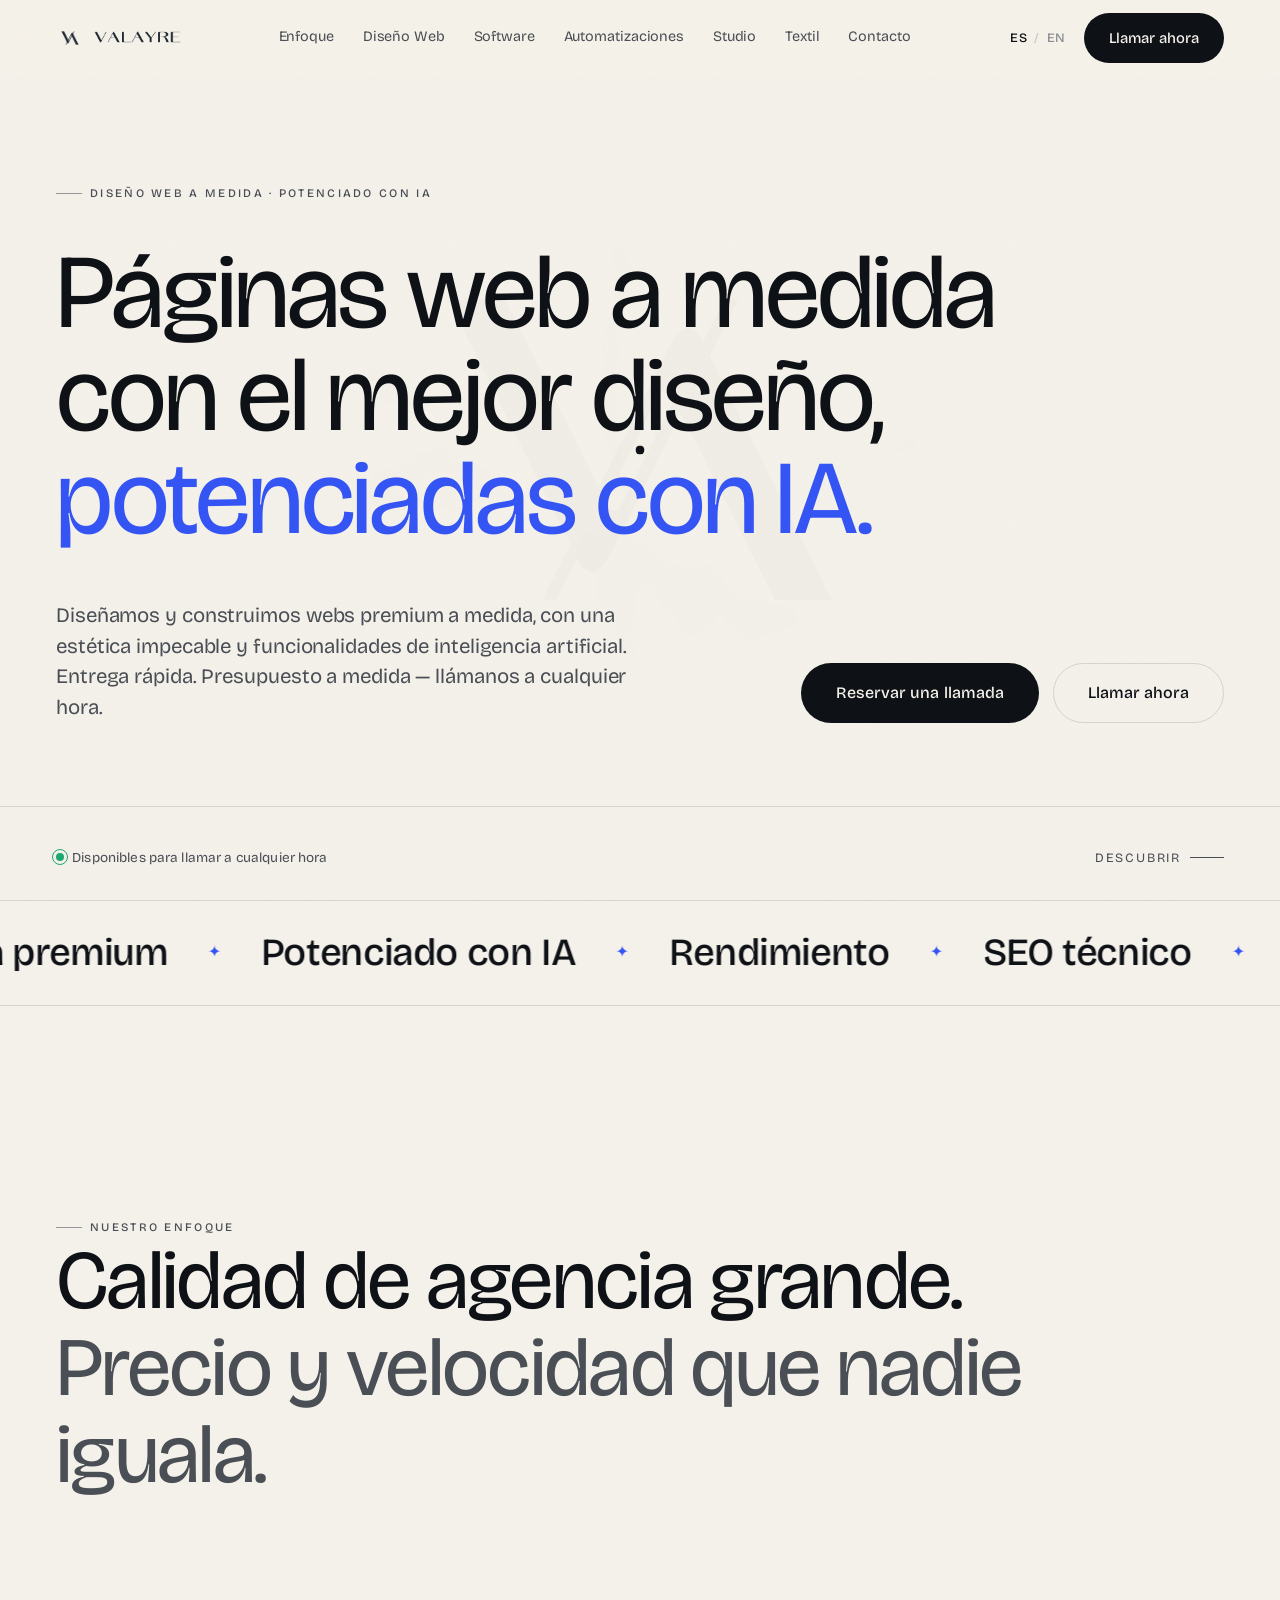
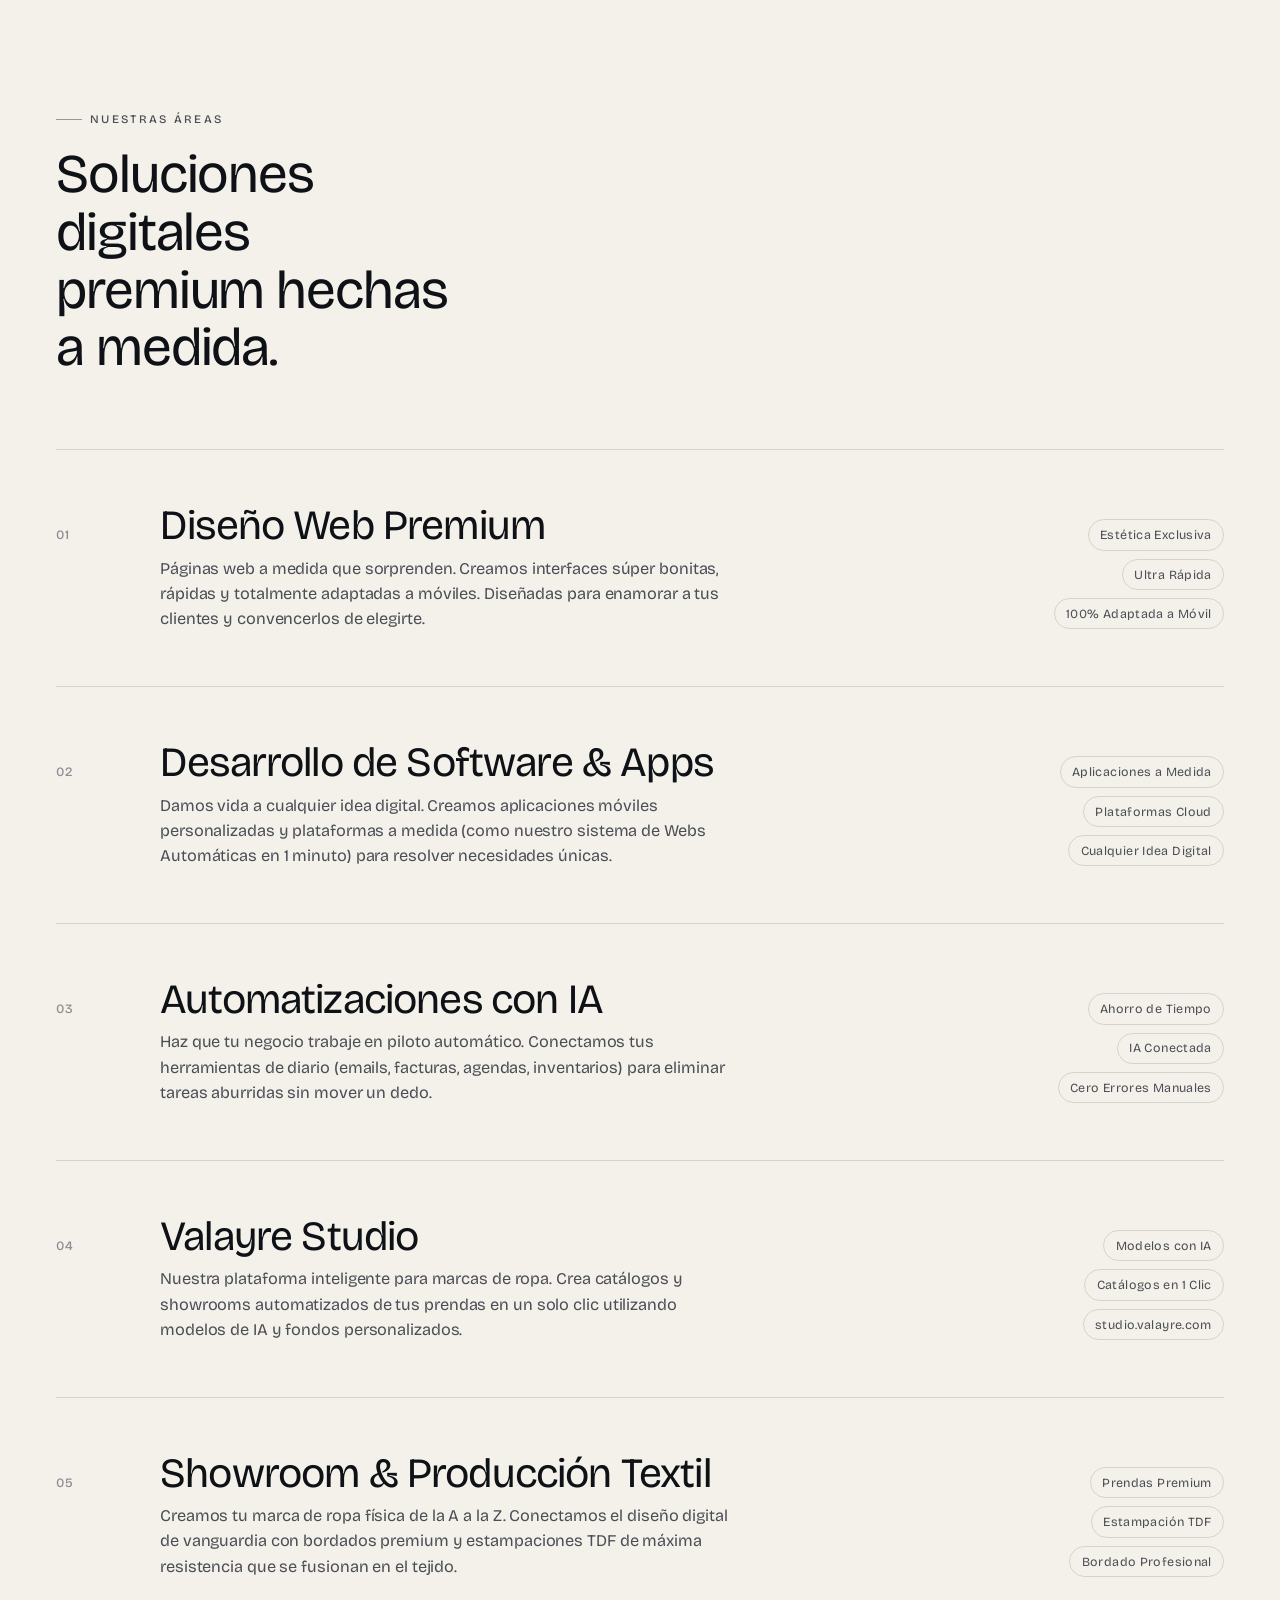
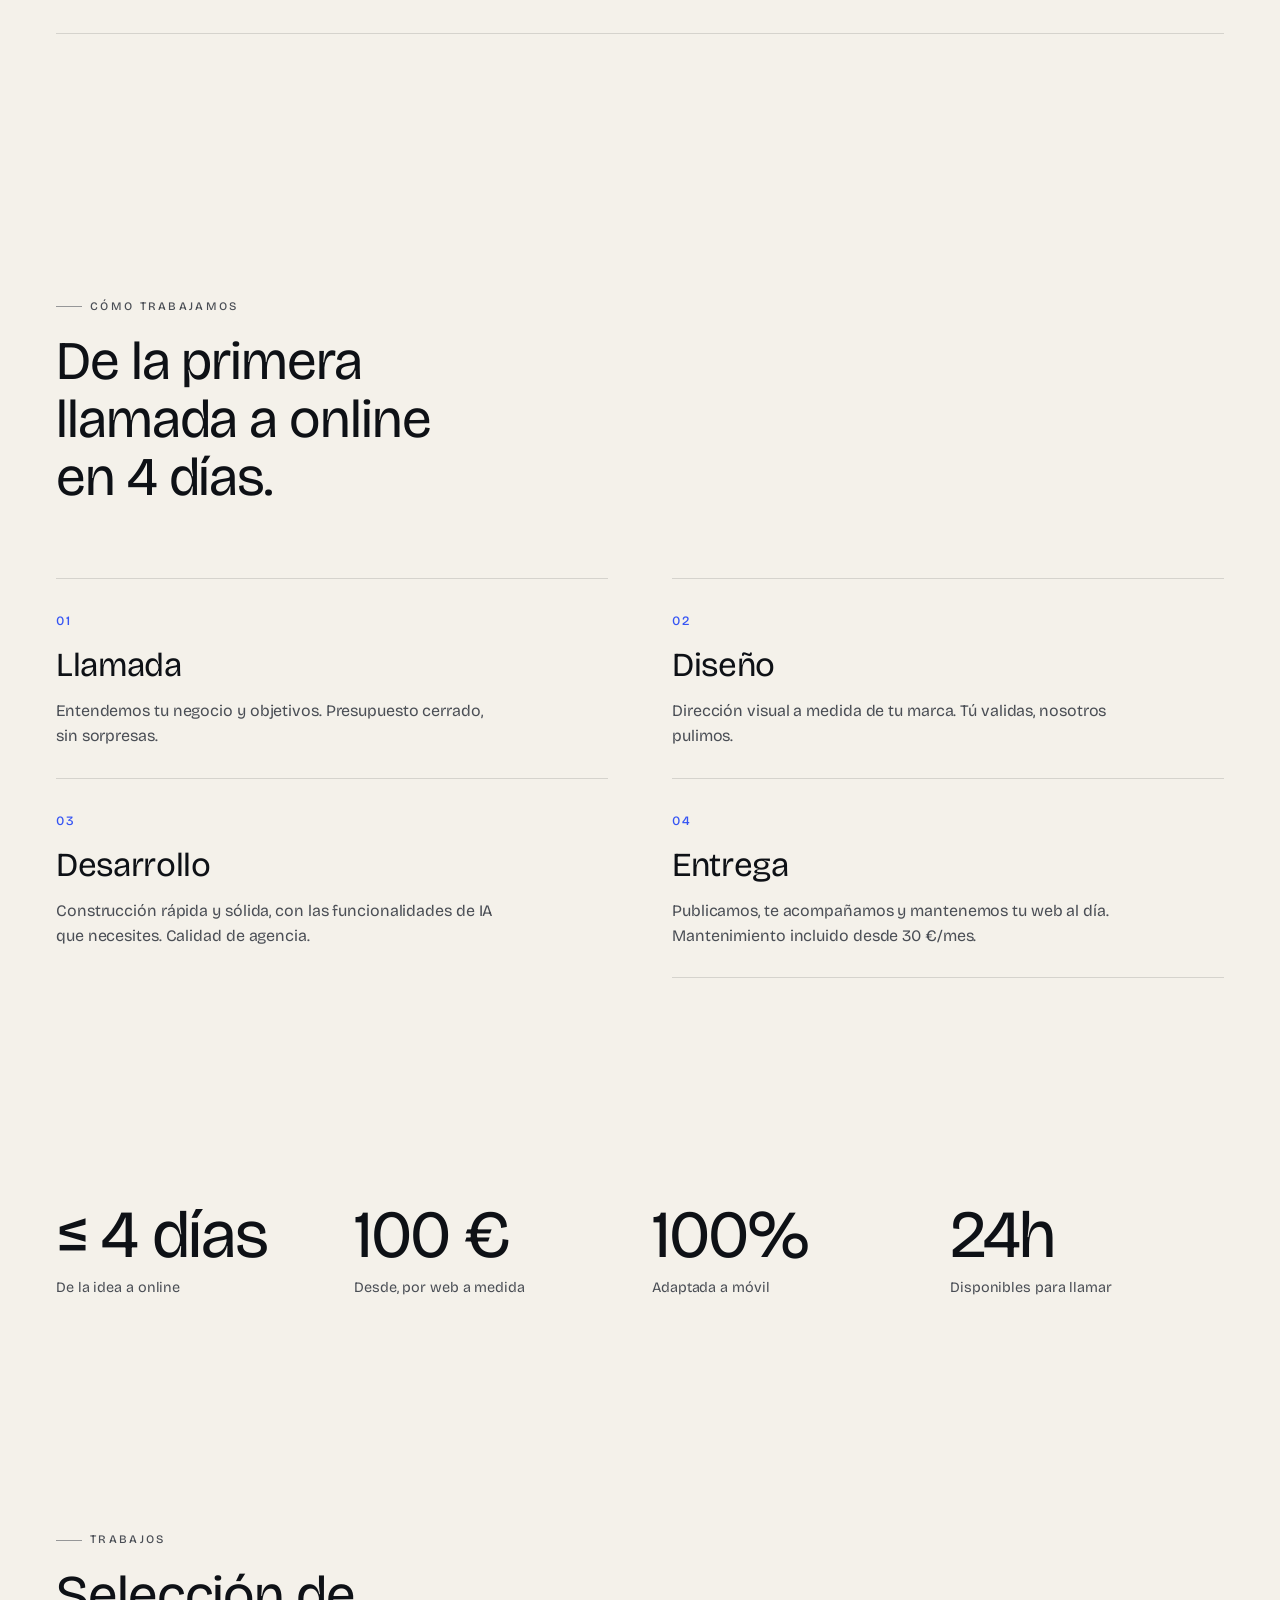
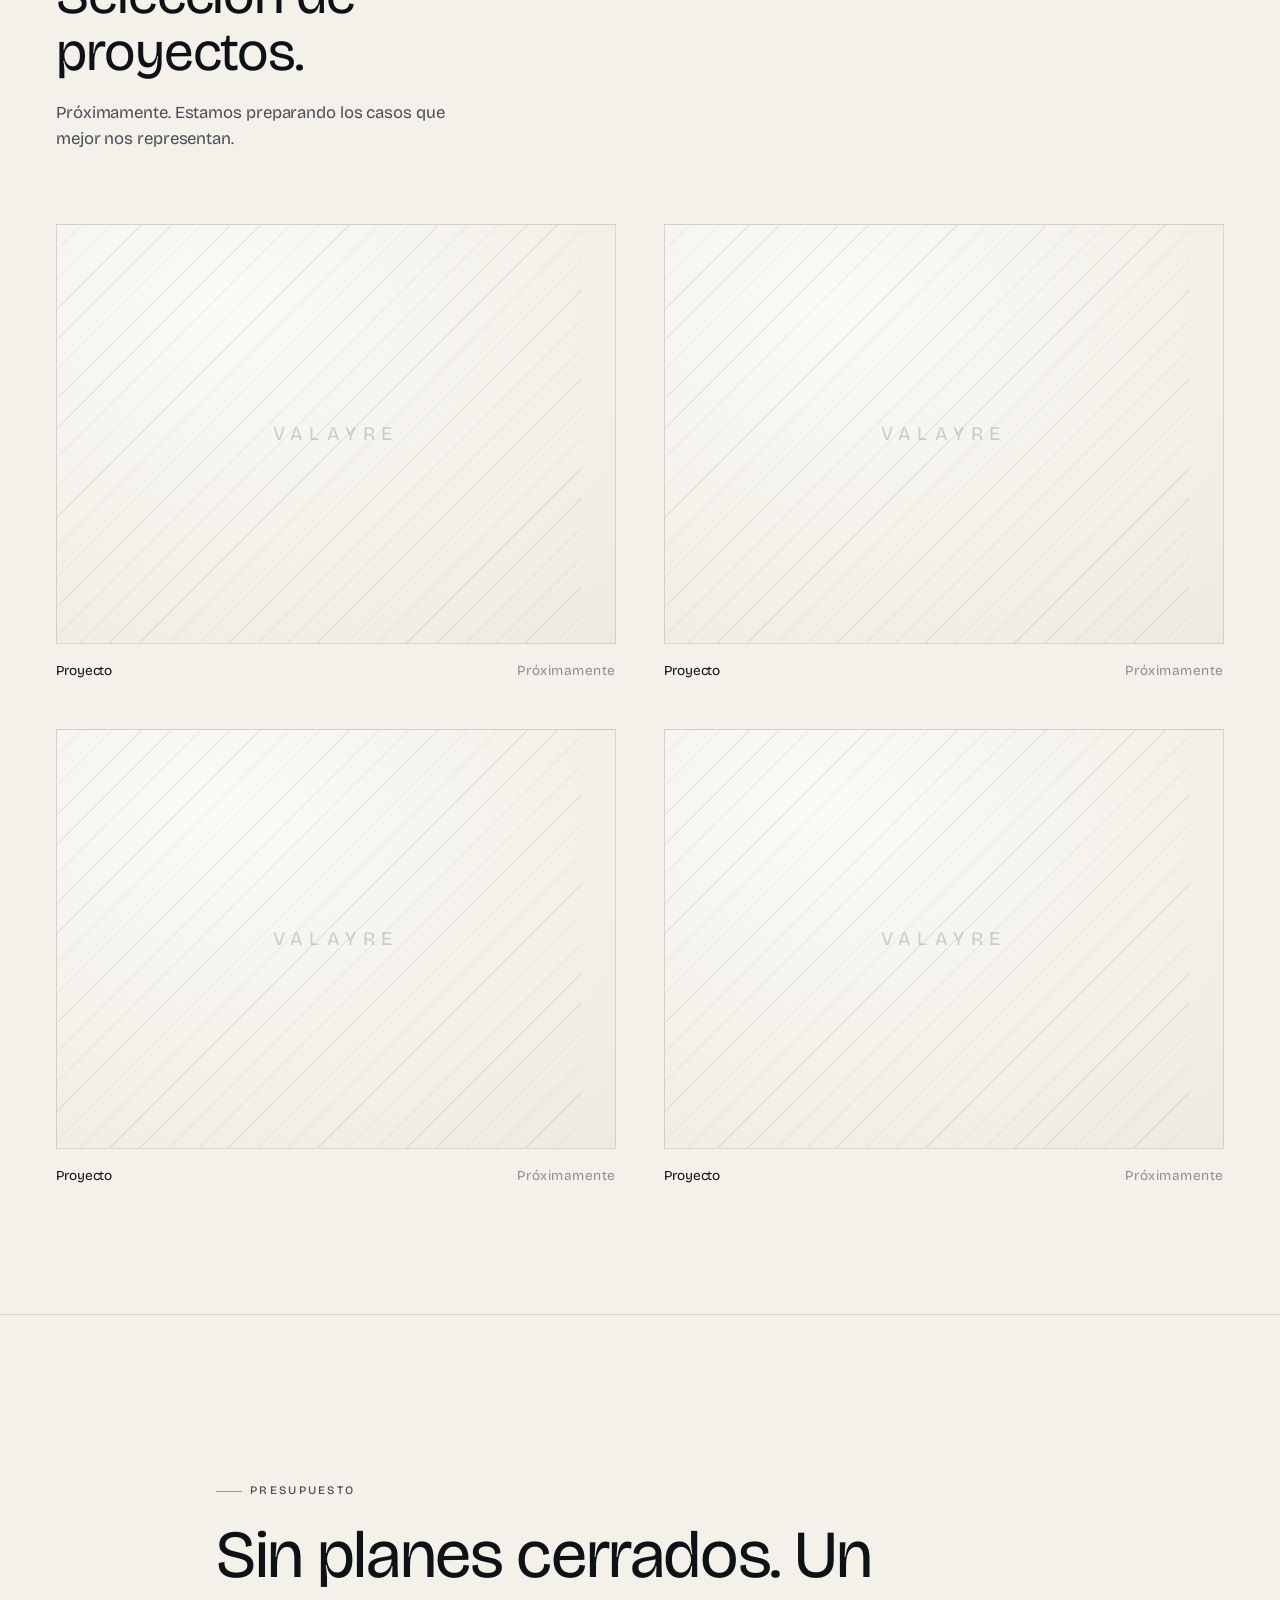
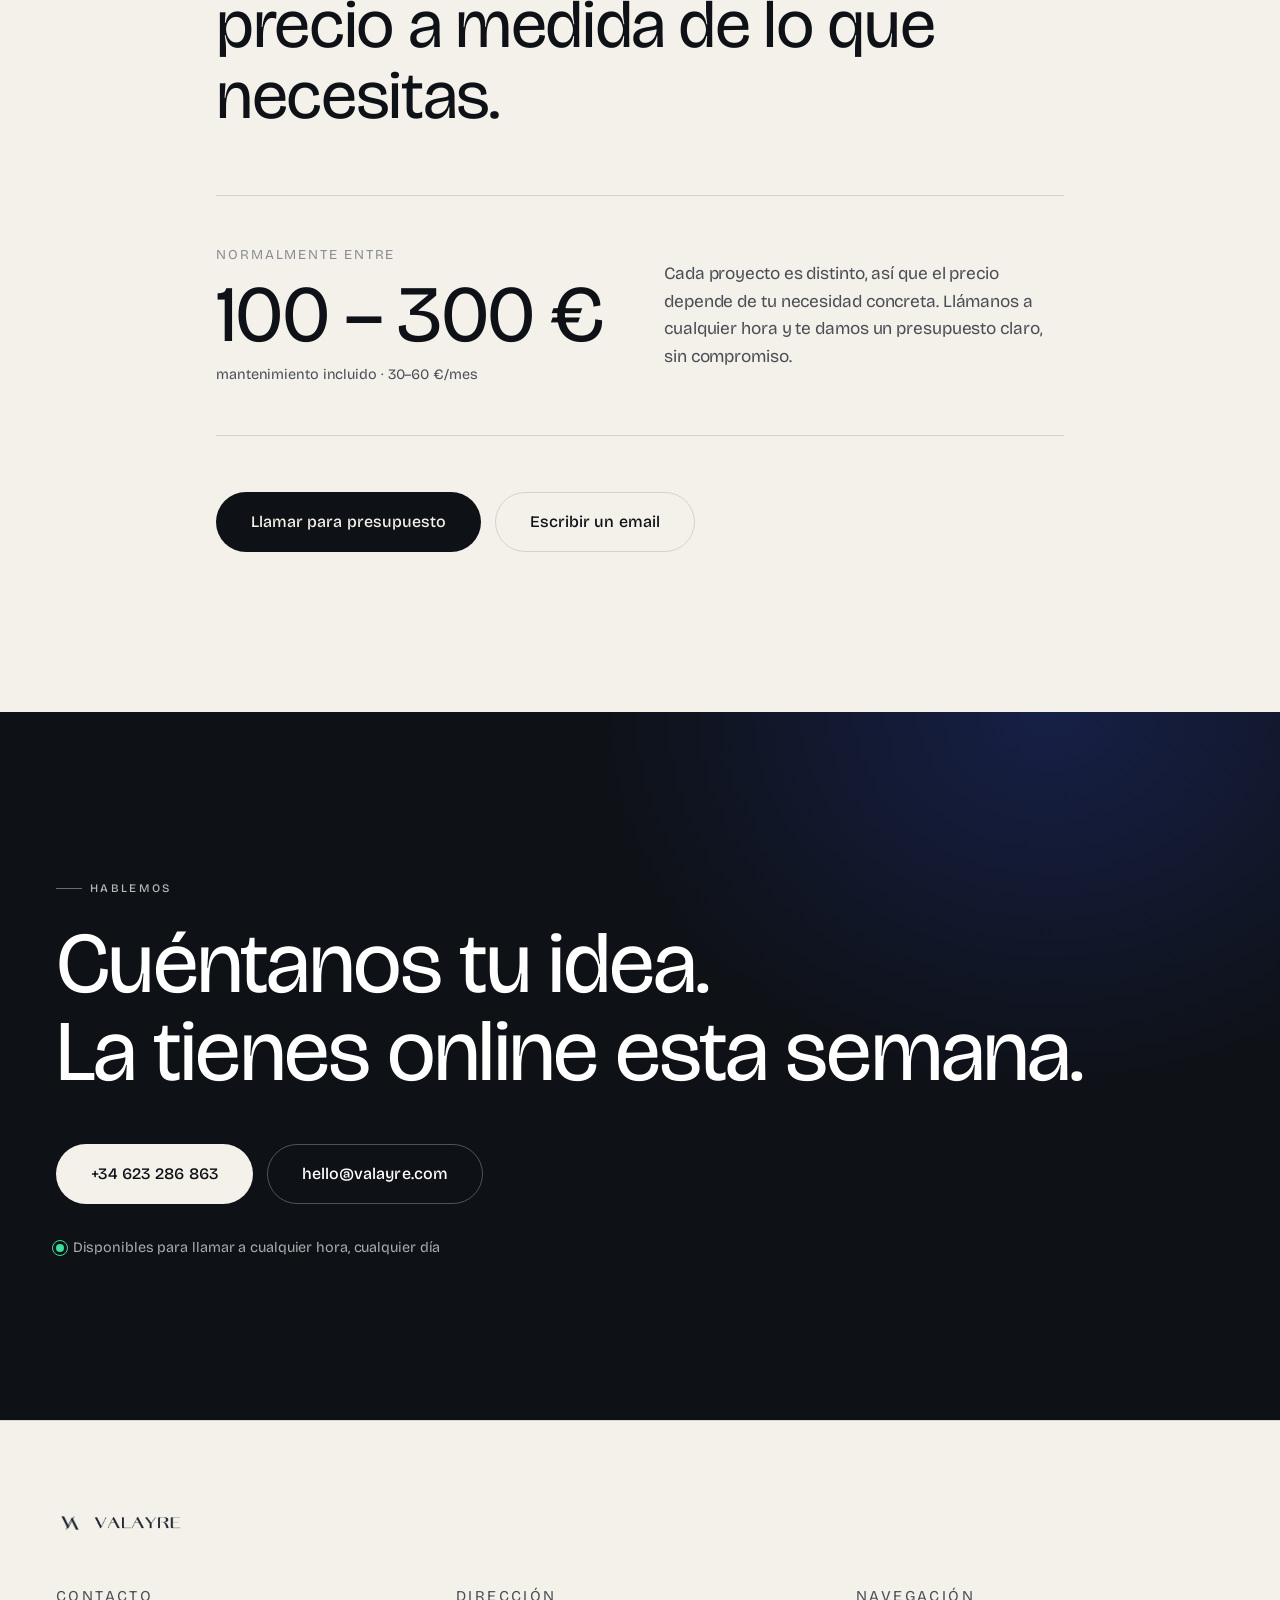
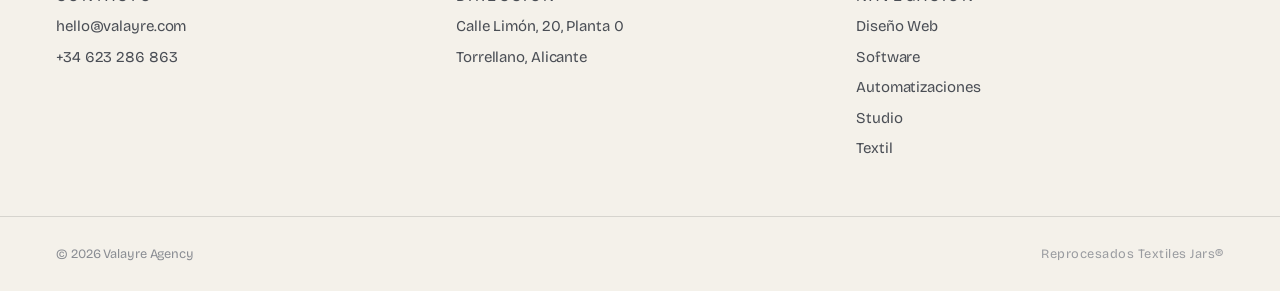
<file: index.html>
<!DOCTYPE html>
<html lang="es">
<head>
  <meta charset="UTF-8" />
  <meta name="viewport" content="width=device-width, initial-scale=1.0, viewport-fit=cover" />
  <title>Valayre Agency — Diseño web a medida potenciado con IA</title>
  <meta name="description" content="Creamos páginas web premium a medida con el mejor diseño y funcionalidades potenciadas con inteligencia artificial. Entrega en máximo 4 días. Presupuesto a medida — llámanos a cualquier hora." />
  <meta name="theme-color" content="#F4F1EA" />

  <meta property="og:title" content="Valayre Agency — Diseño web a medida potenciado con IA" />
  <meta property="og:description" content="Webs premium a medida con el mejor diseño y funcionalidades potenciadas con IA. Entrega en 4 días. Presupuesto a medida." />
  <meta property="og:type" content="website" />
  <meta property="og:url" content="https://agency.valayre.com" />

  <link rel="icon" type="image/png" href="assets/va-monogram.png" />
  <link rel="apple-touch-icon" href="assets/va-monogram.png" />

  <link rel="preconnect" href="https://fonts.googleapis.com" />
  <link rel="preconnect" href="https://fonts.gstatic.com" crossorigin />
  <!-- Bricolage Grotesque = única tipografía (display + texto). -->
  <link href="https://fonts.googleapis.com/css2?family=Bricolage+Grotesque:opsz,wght@12..96,200..800&display=swap" rel="stylesheet" />

  <link rel="stylesheet" href="styles.css" />
</head>
<body data-lang="es">

  <!-- ===================== PRELOADER ===================== -->
  <div class="loader" id="loader" aria-hidden="true">
    <div class="loader__inner">
      <div class="loader__3d-wrapper">
        <img src="assets/va-monogram.png" alt="Valayre Logo" class="loader__mark-3d" />
      </div>
      <div class="loader__title-wrapper">
        <span class="loader__letter">V</span>
        <span class="loader__letter">A</span>
        <span class="loader__letter">L</span>
        <span class="loader__letter">A</span>
        <span class="loader__letter">Y</span>
        <span class="loader__letter">R</span>
        <span class="loader__letter">E</span>
      </div>
    </div>
  </div>

  <!-- ===================== FX LAYERS ===================== -->
  <canvas class="fx-canvas" id="fxCanvas" aria-hidden="true"></canvas>
  <div class="grain" aria-hidden="true"></div>
  <div class="cursor" id="cursor" aria-hidden="true"><span class="cursor__label" id="cursorLabel"></span></div>
  <div class="scroll-progress" id="scrollProgress" aria-hidden="true"></div>

  <!-- ===================== NAV ===================== -->
  <header class="nav" id="nav">
    <div class="wrap nav__inner">
      <a href="#top" class="brand" data-cursor="Inicio" aria-label="Valayre Agency">
        <img src="assets/va-monogram.png" alt="" class="brand__mark" />
        <img src="assets/valayre-wordmark-dark.png" alt="Valayre" class="brand__wordmark" />
      </a>

      <nav class="nav__links" aria-label="Principal">
        <a href="index.html#enfoque" data-i18n="nav.approach">Enfoque</a>
        <a href="diseno-web.html" data-i18n="nav.web">Diseño Web</a>
        <a href="software.html" data-i18n="nav.software">Software</a>
        <a href="automatizaciones.html" data-i18n="nav.auto">Automatizaciones</a>
        <a href="studio.html" data-i18n="nav.studio">Studio</a>
        <a href="textil.html" data-i18n="nav.textil">Textil</a>
        <a href="contacto.html" data-i18n="nav.contact">Contacto</a>
      </nav>

      <div class="nav__actions">
        <button class="lang" id="langSwitch" aria-label="Idioma / Language">
          <span data-lang-opt="es" class="is-active">ES</span><i>/</i><span data-lang-opt="en">EN</span>
        </button>
        <a href="tel:+34623286863" class="btn btn--solid nav__cta" data-magnetic data-cursor="Llamar" data-i18n="nav.cta">Llamar ahora</a>
        <button class="nav__toggle" id="navToggle" aria-label="Menu" data-cursor="Menu">
          <span class="nav__toggle-bar"></span>
          <span class="nav__toggle-bar"></span>
        </button>
      </div>
    </div>
    <div class="nav__mobile-menu" id="navMobileMenu">
      <a href="index.html" class="nav__mobile-link" data-i18n="nav.home">Inicio</a>
      <a href="diseno-web.html" class="nav__mobile-link" data-i18n="nav.web">Diseño Web</a>
      <a href="software.html" class="nav__mobile-link" data-i18n="nav.software">Software</a>
      <a href="automatizaciones.html" class="nav__mobile-link" data-i18n="nav.auto">Automatizaciones</a>
      <a href="studio.html" class="nav__mobile-link" data-i18n="nav.studio">Valayre Studio</a>
      <a href="textil.html" class="nav__mobile-link" data-i18n="nav.textil">Showroom Textil</a>
      <a href="tel:+34623286863" class="nav__mobile-link nav__mobile-link--cta" data-i18n="nav.cta">Llamar ahora</a>
    </div>
  </header>

  <main id="top">

    <!-- ===================== HERO ===================== -->
    <section class="hero" id="hero">
      <div class="wrap hero__inner">
        <p class="eyebrow hero__eyebrow" data-scramble data-i18n="hero.eyebrow">Diseño web a medida · Potenciado con IA</p>

        <h1 class="hero__title">
          <span class="line" data-i18n="hero.t1">Páginas web a medida</span>
          <span class="line" data-i18n="hero.t2">con el mejor diseño,</span>
          <span class="line line--accent" data-i18n="hero.t3">potenciadas con IA.</span>
        </h1>

        <div class="hero__foot">
          <p class="hero__lead" data-i18n="hero.lead">
            Diseñamos y construimos webs premium a medida, con una estética impecable
            y funcionalidades potenciadas con inteligencia artificial. Entrega en un máximo de 4 días.
          </p>
          <div class="hero__cta">
            <a href="#presupuesto" class="btn btn--solid btn--lg" data-magnetic data-cursor="Reservar" data-i18n="hero.cta1">Reservar una llamada</a>
            <a href="tel:+34623286863" class="btn btn--line btn--lg" data-magnetic data-cursor="Llamar" data-i18n="hero.cta2">Llamar ahora</a>
          </div>
        </div>
      </div>

      <div class="hero__meta wrap">
        <span class="hero__avail"><i class="dot"></i><span data-i18n="hero.avail">Disponibles para llamar a cualquier hora</span></span>
        <a href="#enfoque" class="hero__scroll" data-cursor="Bajar"><span data-i18n="hero.scroll">Descubrir</span><i></i></a>
      </div>
    </section>

    <!-- ===================== MARQUEE ===================== -->
    <div class="marquee" aria-hidden="true">
      <div class="marquee__track" id="marquee">
        <span>Diseño web a medida</span><i>✦</i><span>Estética premium</span><i>✦</i><span>Potenciado con IA</span><i>✦</i>
        <span>Rendimiento</span><i>✦</i><span>SEO técnico</span><i>✦</i><span>Responsive</span><i>✦</i>
        <span>Automatización</span><i>✦</i><span>Experiencia impecable</span><i>✦</i>
      </div>
    </div>

    <!-- ===================== MANIFESTO ===================== -->
    <section class="manifesto" id="enfoque">
      <div class="wrap">
        <p class="eyebrow reveal" data-i18n="man.eyebrow">Nuestro enfoque</p>
        <h2 class="manifesto__title">
          <span class="w" data-i18n="man.t1">Calidad</span>
          <span class="w" data-i18n="man.t2">de</span>
          <span class="w" data-i18n="man.t3">agencia</span>
          <span class="w" data-i18n="man.t4">grande.</span>
          <span class="w w--mut" data-i18n="man.t5">Precio</span>
          <span class="w w--mut" data-i18n="man.t6">y</span>
          <span class="w w--mut" data-i18n="man.t7">velocidad</span>
          <span class="w w--mut" data-i18n="man.t8">que</span>
          <span class="w w--mut" data-i18n="man.t9">nadie</span>
          <span class="w w--mut" data-i18n="man.t10">iguala.</span>
        </h2>
      </div>
    </section>

    <!-- ===================== SERVICES ===================== -->
    <section class="services" id="servicios">
      <div class="wrap">
        <header class="sec-head reveal">
          <p class="eyebrow" data-i18n="serv.eyebrow">Nuestras Áreas</p>
          <h2 class="sec-title" data-i18n="serv.title">Soluciones digitales premium hechas a medida.</h2>
        </header>

        <div class="srv">
          <!-- 01: DISEÑO WEB -->
          <a href="diseno-web.html" class="srv__item reveal" data-cursor="Entrar">
            <span class="srv__idx">01</span>
            <div class="srv__body">
              <h3 class="srv__title" data-i18n="serv.web.t">Diseño Web Premium</h3>
              <p class="srv__text" data-i18n="serv.web.d">Páginas web a medida que sorprenden. Creamos interfaces súper bonitas, rápidas y totalmente adaptadas a móviles. Diseñadas para enamorar a tus clientes y convencerlos de elegirte.</p>
            </div>
            <ul class="srv__tags">
              <li data-i18n="serv.web.tag1">Estética Exclusiva</li>
              <li data-i18n="serv.web.tag2">Ultra Rápida</li>
              <li data-i18n="serv.web.tag3">100% Adaptada a Móvil</li>
            </ul>
          </a>

          <!-- 02: SOFTWARE -->
          <a href="software.html" class="srv__item reveal" data-cursor="Entrar">
            <span class="srv__idx">02</span>
            <div class="srv__body">
              <h3 class="srv__title" data-i18n="serv.soft.t">Desarrollo de Software & Apps</h3>
              <p class="srv__text" data-i18n="serv.soft.d">Damos vida a cualquier idea digital. Creamos aplicaciones móviles personalizadas y plataformas a medida (como nuestro sistema de Webs Automáticas en 1 minuto) para resolver necesidades únicas.</p>
            </div>
            <ul class="srv__tags">
              <li data-i18n="serv.soft.tag1">Aplicaciones a Medida</li>
              <li data-i18n="serv.soft.tag2">Plataformas Cloud</li>
              <li data-i18n="serv.soft.tag3">Cualquier Idea Digital</li>
            </ul>
          </a>

          <!-- 03: AUTOMATIZACIONES -->
          <a href="automatizaciones.html" class="srv__item reveal" data-cursor="Entrar">
            <span class="srv__idx">03</span>
            <div class="srv__body">
              <h3 class="srv__title" data-i18n="serv.auto.t">Automatizaciones con IA</h3>
              <p class="srv__text" data-i18n="serv.auto.d">Haz que tu negocio trabaje en piloto automático. Conectamos tus herramientas de diario (emails, facturas, agendas, inventarios) para eliminar tareas aburridas sin mover un dedo.</p>
            </div>
            <ul class="srv__tags">
              <li data-i18n="serv.auto.tag1">Ahorro de Tiempo</li>
              <li data-i18n="serv.auto.tag2">IA Conectada</li>
              <li data-i18n="serv.auto.tag3">Cero Errores Manuales</li>
            </ul>
          </a>

          <!-- 04: STUDIO -->
          <a href="studio.html" class="srv__item reveal" data-cursor="Entrar">
            <span class="srv__idx">04</span>
            <div class="srv__body">
              <h3 class="srv__title" data-i18n="serv.studio.t">Valayre Studio</h3>
              <p class="srv__text" data-i18n="serv.studio.d">Nuestra plataforma inteligente para marcas de ropa. Crea catálogos y showrooms automatizados de tus prendas en un solo clic utilizando modelos de IA y fondos personalizados.</p>
            </div>
            <ul class="srv__tags">
              <li data-i18n="serv.studio.tag1">Modelos con IA</li>
              <li data-i18n="serv.studio.tag2">Catálogos en 1 Clic</li>
              <li data-i18n="serv.studio.tag3">studio.valayre.com</li>
            </ul>
          </a>

          <!-- 05: TEXTIL -->
          <a href="textil.html" class="srv__item reveal" data-cursor="Entrar">
            <span class="srv__idx">05</span>
            <div class="srv__body">
              <h3 class="srv__title" data-i18n="serv.textil.t">Showroom & Producción Textil</h3>
              <p class="srv__text" data-i18n="serv.textil.d">Creamos tu marca de ropa física de la A a la Z. Conectamos el diseño digital de vanguardia con bordados premium y estampaciones TDF de máxima resistencia que se fusionan en el tejido.</p>
            </div>
            <ul class="srv__tags">
              <li data-i18n="serv.textil.tag1">Prendas Premium</li>
              <li data-i18n="serv.textil.tag2">Estampación TDF</li>
              <li data-i18n="serv.textil.tag3">Bordado Profesional</li>
            </ul>
          </a>
        </div>
      </div>
    </section>

    <!-- ===================== APPROACH / PROCESS ===================== -->
    <section class="process">
      <div class="wrap">
        <header class="sec-head reveal">
          <p class="eyebrow" data-i18n="proc.eyebrow">Cómo trabajamos</p>
          <h2 class="sec-title" data-i18n="proc.title">De la primera llamada a online en 4 días.</h2>
        </header>

        <ol class="steps">
          <li class="step reveal">
            <span class="step__n">01</span>
            <h3 class="step__t" data-i18n="proc.1.t">Llamada</h3>
            <p class="step__d" data-i18n="proc.1.d">Entendemos tu negocio y objetivos. Presupuesto cerrado, sin sorpresas.</p>
          </li>
          <li class="step reveal">
            <span class="step__n">02</span>
            <h3 class="step__t" data-i18n="proc.2.t">Diseño</h3>
            <p class="step__d" data-i18n="proc.2.d">Dirección visual a medida de tu marca. Tú validas, nosotros pulimos.</p>
          </li>
          <li class="step reveal">
            <span class="step__n">03</span>
            <h3 class="step__t" data-i18n="proc.3.t">Desarrollo</h3>
            <p class="step__d" data-i18n="proc.3.d">Construcción rápida y sólida, con las funcionalidades de IA que necesites. Calidad de agencia.</p>
          </li>
          <li class="step reveal">
            <span class="step__n">04</span>
            <h3 class="step__t" data-i18n="proc.4.t">Entrega</h3>
            <p class="step__d" data-i18n="proc.4.d">Publicamos, te acompañamos y mantenemos tu web al día. Mantenimiento incluido desde 30&nbsp;€/mes.</p>
          </li>
        </ol>
      </div>
    </section>

    <!-- ===================== STATS ===================== -->
    <section class="stats">
      <div class="wrap stats__grid">
        <div class="stat reveal">
          <span class="stat__n" data-count="4" data-prefix="≤ " data-suffix="" data-i18n-suffix="stat.days"> días</span>
          <span class="stat__l" data-i18n="stat.1">De la idea a online</span>
        </div>
        <div class="stat reveal">
          <span class="stat__n" data-count="100" data-prefix="" data-suffix=" €">100 €</span>
          <span class="stat__l" data-i18n="stat.2">Desde, por web a medida</span>
        </div>
        <div class="stat reveal">
          <span class="stat__n" data-count="100" data-prefix="" data-suffix="%">100%</span>
          <span class="stat__l" data-i18n="stat.3">Adaptada a móvil</span>
        </div>
        <div class="stat reveal">
          <span class="stat__n" data-count="24" data-prefix="" data-suffix="h">24h</span>
          <span class="stat__l" data-i18n="stat.4">Disponibles para llamar</span>
        </div>
      </div>
    </section>

    <!-- ===================== WORK ===================== -->
    <section class="work" id="trabajos">
      <div class="wrap">
        <header class="sec-head reveal">
          <p class="eyebrow" data-i18n="work.eyebrow">Trabajos</p>
          <h2 class="sec-title" data-i18n="work.title">Selección de proyectos.</h2>
          <p class="sec-sub" data-i18n="work.sub">Próximamente. Estamos preparando los casos que mejor nos representan.</p>
        </header>

        <div class="work__grid">
          <figure class="proj reveal" data-cursor="Pronto"><div class="proj__ph"></div><figcaption><span data-i18n="work.1">Proyecto</span><i data-i18n="work.soon">Próximamente</i></figcaption></figure>
          <figure class="proj reveal" data-cursor="Pronto"><div class="proj__ph"></div><figcaption><span data-i18n="work.2">Proyecto</span><i data-i18n="work.soon">Próximamente</i></figcaption></figure>
          <figure class="proj reveal" data-cursor="Pronto"><div class="proj__ph"></div><figcaption><span data-i18n="work.3">Proyecto</span><i data-i18n="work.soon">Próximamente</i></figcaption></figure>
          <figure class="proj reveal" data-cursor="Pronto"><div class="proj__ph"></div><figcaption><span data-i18n="work.4">Proyecto</span><i data-i18n="work.soon">Próximamente</i></figcaption></figure>
        </div>
      </div>
    </section>

    <!-- ===================== PRESUPUESTO (single, no plans) ===================== -->
    <section class="quote" id="presupuesto">
      <div class="wrap quote__inner">
        <p class="eyebrow reveal" data-i18n="quote.eyebrow">Presupuesto</p>
        <h2 class="quote__title reveal" data-i18n="quote.title">Sin planes cerrados. Un precio a medida de lo que necesitas.</h2>

        <div class="quote__range reveal">
          <div class="quote__figure">
            <span class="quote__from" data-i18n="quote.from">Normalmente entre</span>
            <span class="quote__amount">100 – 300 €</span>
            <span class="quote__note" data-i18n="quote.maint">mantenimiento incluido · 30–60&nbsp;€/mes</span>
          </div>
          <p class="quote__desc" data-i18n="quote.desc">
            Cada proyecto es distinto, así que el precio depende de tu necesidad concreta.
            Llámanos a cualquier hora y te damos un presupuesto claro, sin compromiso.
          </p>
        </div>

        <div class="quote__cta reveal">
          <a href="tel:+34623286863" class="btn btn--solid btn--lg" data-magnetic data-cursor="Llamar" data-i18n="quote.cta1">Llamar para presupuesto</a>
          <a href="mailto:hello@valayre.com?subject=Presupuesto%20—%20Valayre%20Agency" class="btn btn--line btn--lg" data-magnetic data-cursor="Escribir" data-i18n="quote.cta2">Escribir un email</a>
        </div>
      </div>
    </section>

    <!-- ===================== FINAL CTA ===================== -->
    <section class="cta" id="contacto">
      <div class="wrap cta__inner">
        <p class="eyebrow eyebrow--inv reveal" data-i18n="cta.eyebrow">Hablemos</p>
        <h2 class="cta__title">
          <span class="line" data-i18n="cta.t1">Cuéntanos tu idea.</span>
          <span class="line" data-i18n="cta.t2">La tienes online esta semana.</span>
        </h2>
        <div class="cta__actions reveal">
          <a href="tel:+34623286863" class="btn btn--solid-inv btn--lg" data-magnetic data-cursor="Llamar">+34 623 286 863</a>
          <a href="mailto:hello@valayre.com" class="btn btn--line-inv btn--lg" data-magnetic data-cursor="Escribir">hello@valayre.com</a>
        </div>
        <p class="cta__avail reveal"><i class="dot"></i><span data-i18n="cta.avail">Disponibles para llamar a cualquier hora, cualquier día</span></p>
      </div>
    </section>
  </main>

  <!-- ===================== FOOTER ===================== -->
  <footer class="footer">
    <div class="wrap footer__top">
      <div class="footer__brand">
        <a href="#top" class="brand" data-cursor="Inicio" aria-label="Valayre Agency">
          <img src="assets/va-monogram.png" alt="" class="brand__mark" />
          <img src="assets/valayre-wordmark-dark.png" alt="Valayre" class="brand__wordmark" />
        </a>
      </div>
      <div class="footer__cols">
        <div class="footer__col">
          <p class="footer__label" data-i18n="footer.contact">Contacto</p>
          <a href="mailto:hello@valayre.com" data-cursor="Escribir">hello@valayre.com</a>
          <a href="tel:+34623286863" data-cursor="Llamar">+34 623 286 863</a>
        </div>
        <div class="footer__col">
          <p class="footer__label" data-i18n="footer.address">Dirección</p>
          <p>Calle Limón, 20, Planta 0</p>
          <p>Torrellano, Alicante</p>
        </div>
        <div class="footer__col">
          <p class="footer__label" data-i18n="footer.site">Navegación</p>
          <a href="diseno-web.html" data-i18n="nav.web">Diseño Web</a>
          <a href="software.html" data-i18n="nav.software">Software</a>
          <a href="automatizaciones.html" data-i18n="nav.auto">Automatizaciones</a>
          <a href="studio.html" data-i18n="nav.studio">Valayre Studio</a>
          <a href="textil.html" data-i18n="nav.textil">Textil</a>
        </div>
      </div>
    </div>
    <div class="wrap footer__bottom">
      <p>© <span id="year"></span> Valayre Agency</p>
      <p class="footer__parent">Reprocesados Textiles Jars®</p>
    </div>
  </footer>

  <!-- ===================== MOBILE CALL BAR ===================== -->
  <div class="callbar" id="callbar">
    <a href="tel:+34623286863" class="callbar__a callbar__call" data-i18n="callbar.call">Llamar ahora</a>
    <a href="#presupuesto" class="callbar__a callbar__book" data-i18n="callbar.book">Presupuesto</a>
  </div>



  <script src="app.js"></script>
</body>
</html>
</file>
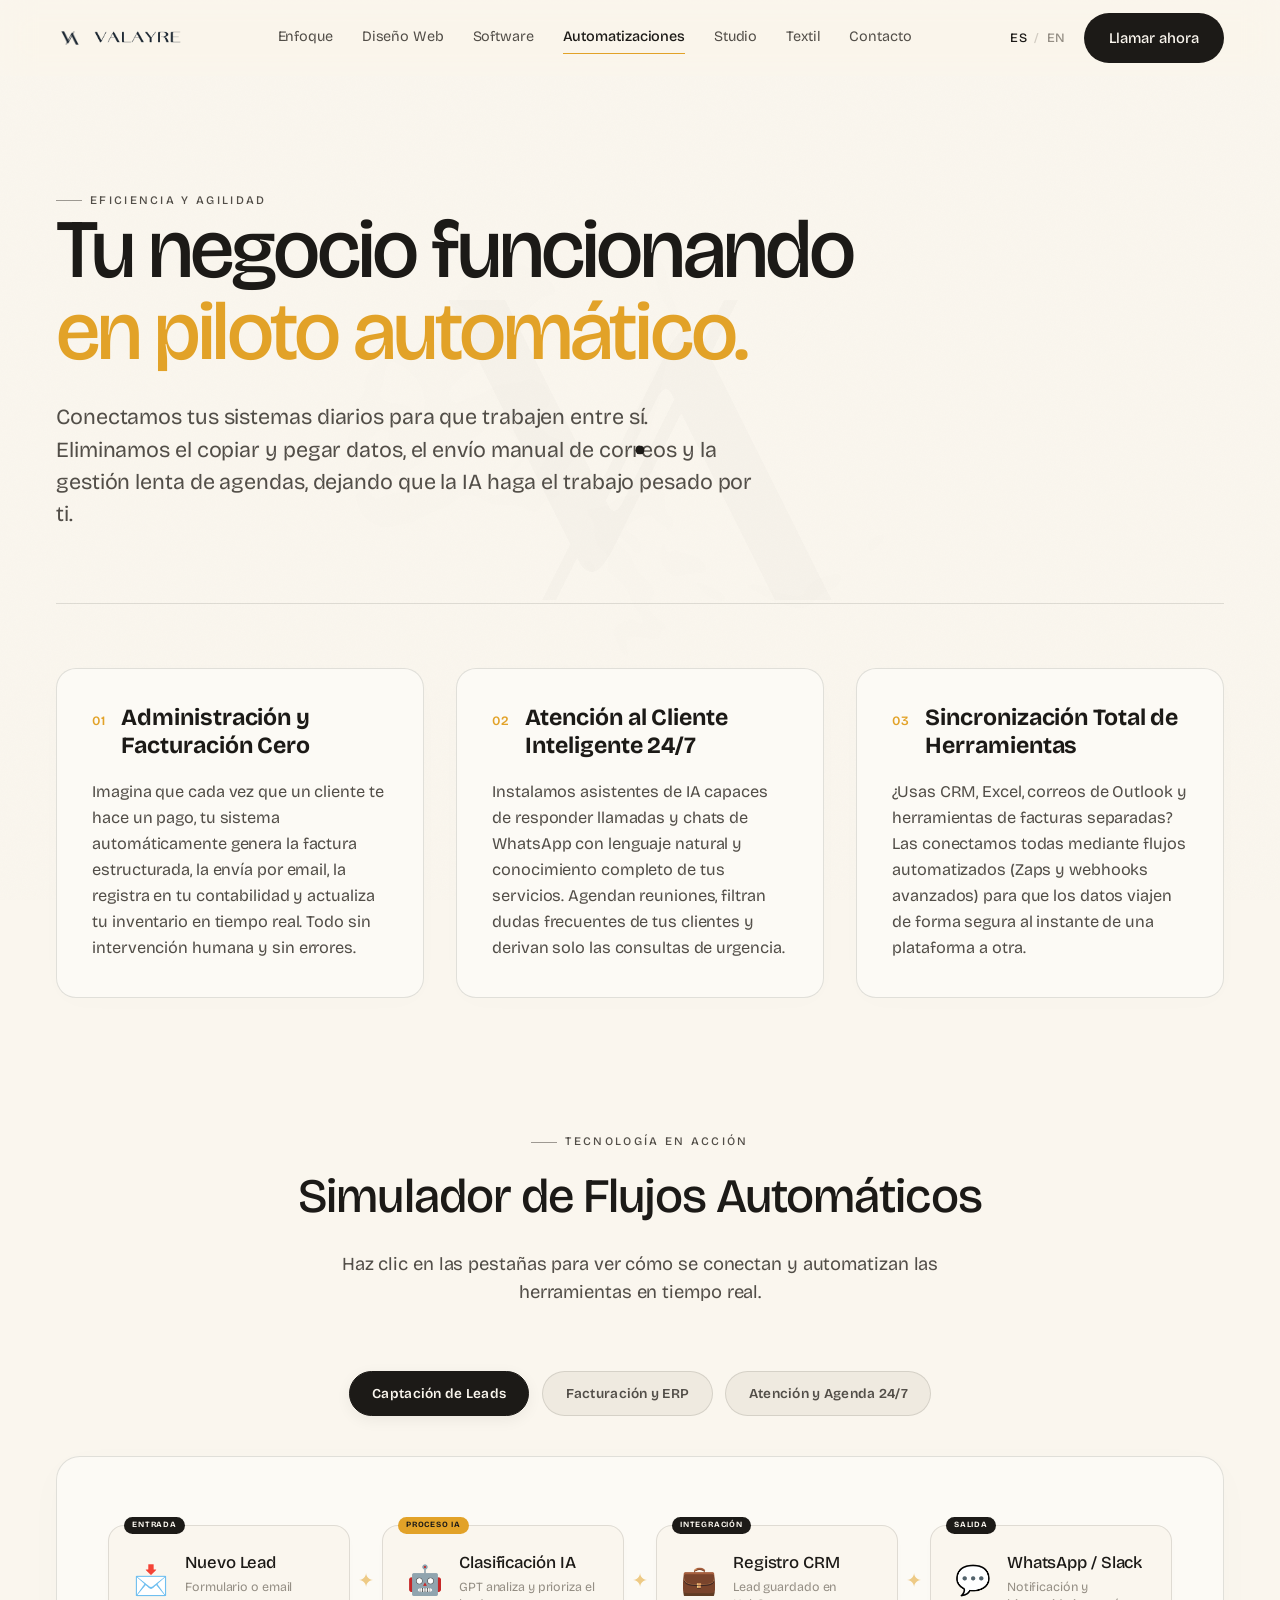
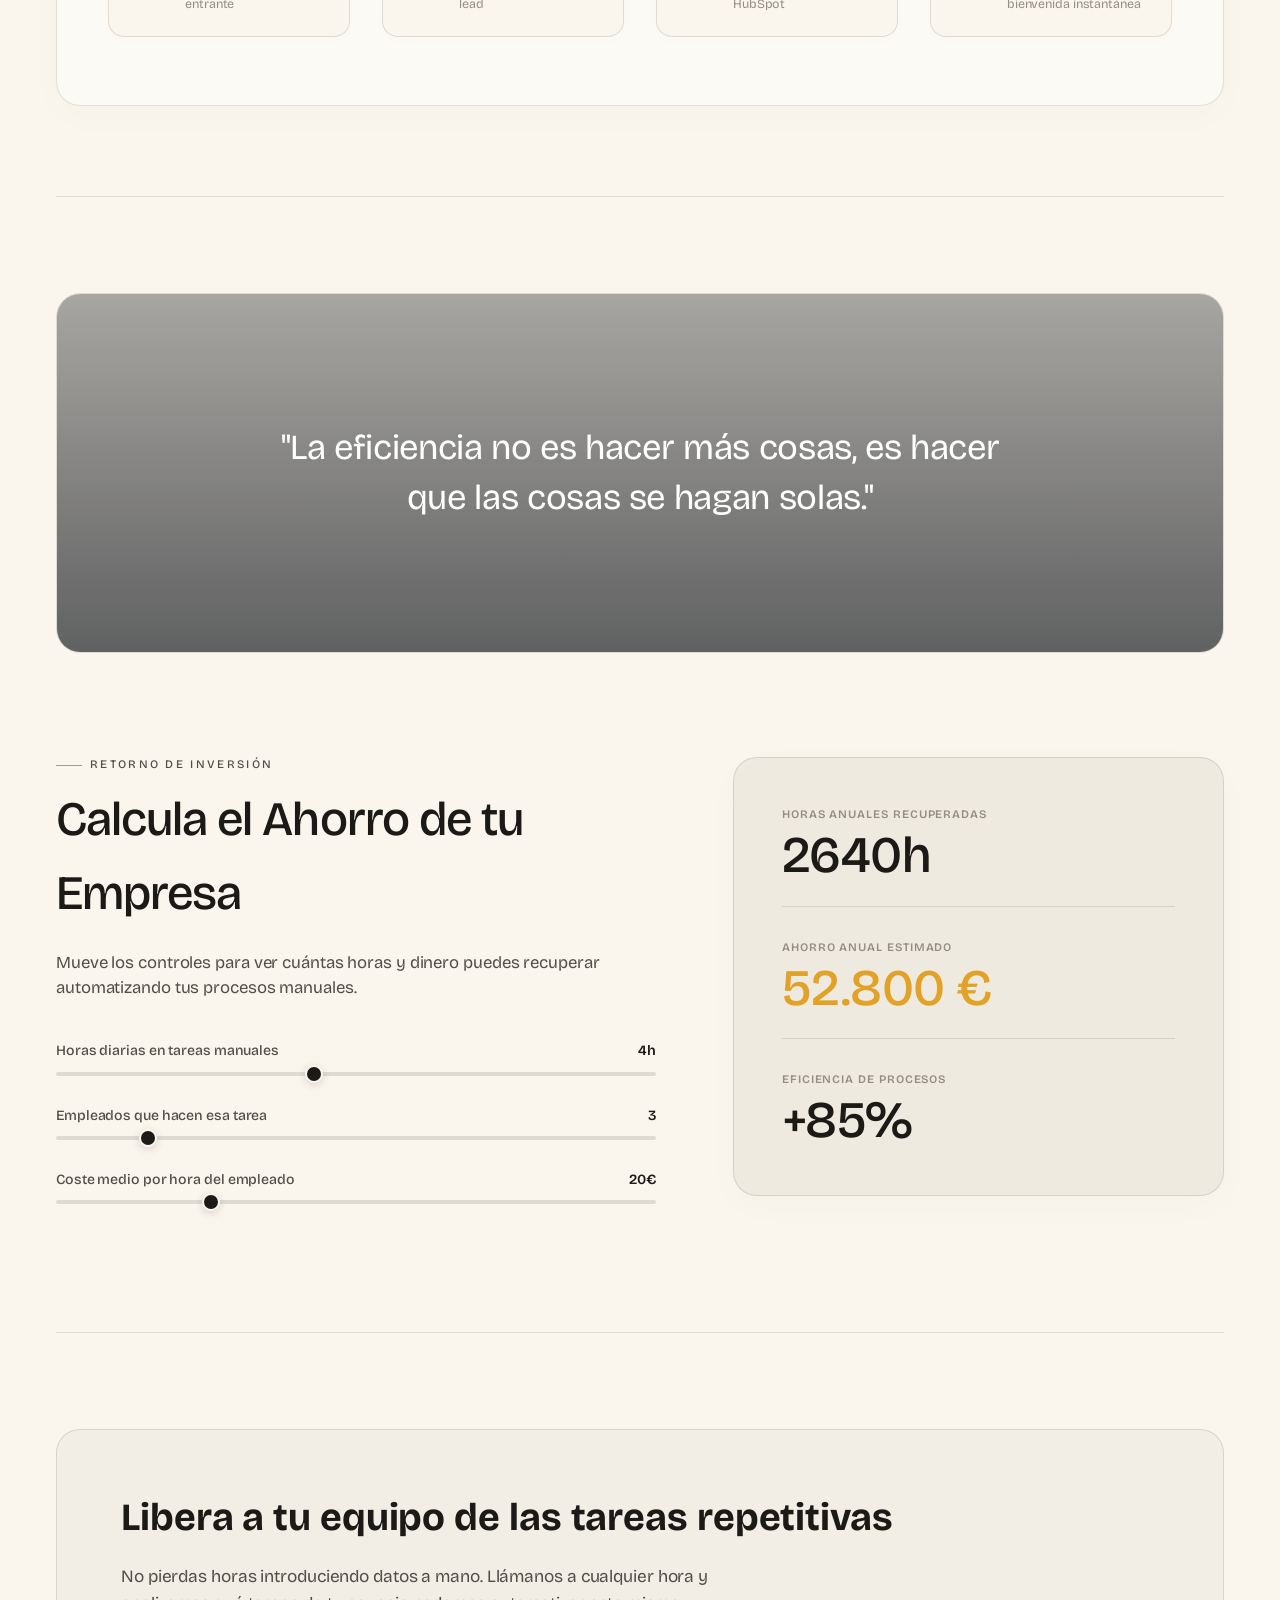
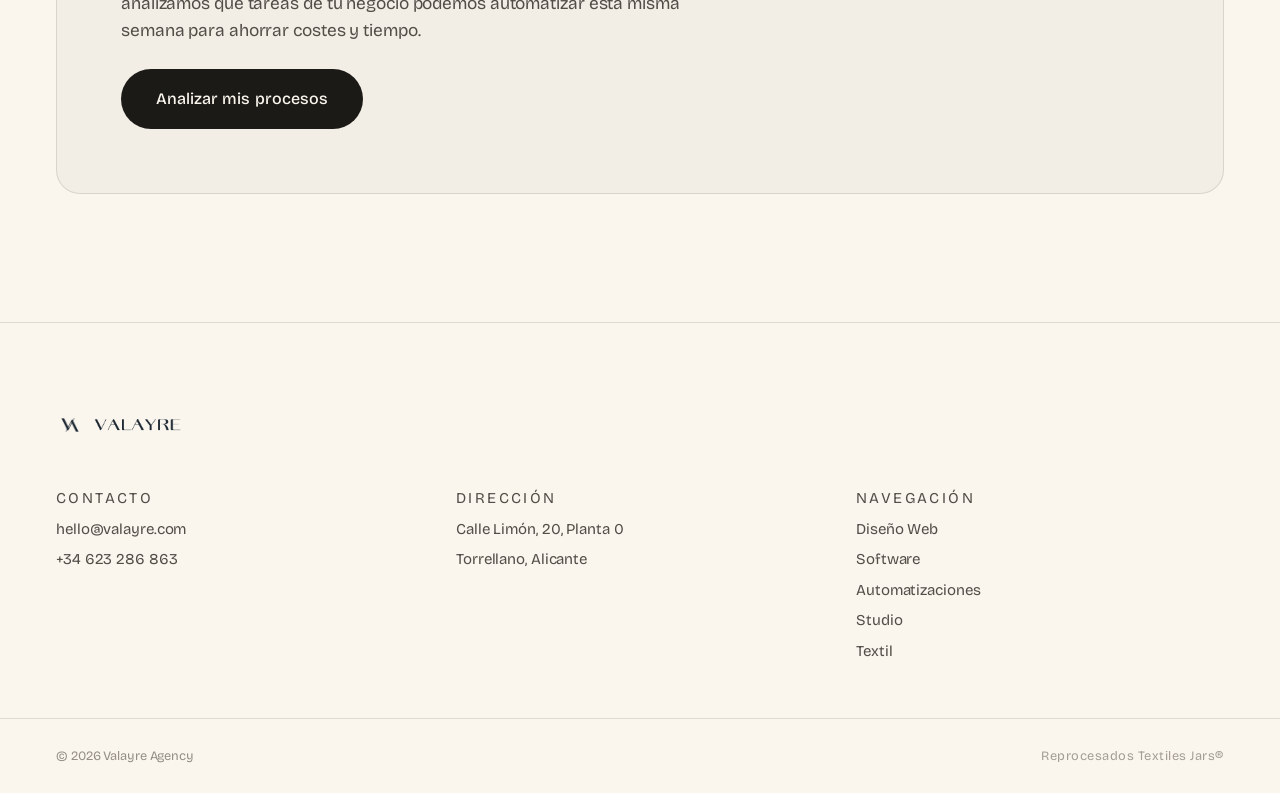
<file: automatizaciones.html>
<!DOCTYPE html>
<html lang="es">
<head>
  <meta charset="UTF-8" />
  <meta name="viewport" content="width=device-width, initial-scale=1.0, viewport-fit=cover" />
  <title>Automatizaciones de Negocio con IA — Valayre Agency</title>
  <meta name="description" content="Haz que tu empresa funcione sola. Conectamos tus herramientas y automatizamos tareas aburridas mediante IA." />
  <meta name="theme-color" content="#FAF6EE" />
  <link rel="icon" type="image/png" href="assets/va-monogram.png" />
  <link rel="apple-touch-icon" href="assets/va-monogram.png" />
  <link rel="preconnect" href="https://fonts.googleapis.com" />
  <link rel="preconnect" href="https://fonts.gstatic.com" crossorigin />
  <link href="https://fonts.googleapis.com/css2?family=Bricolage+Grotesque:opsz,wght@12..96,200..800&display=swap" rel="stylesheet" />
  <link rel="stylesheet" href="styles.css" />
</head>
<body data-page="automatizaciones" class="theme-auto">

  <!-- ===================== PRELOADER ===================== -->
  <div class="loader" id="loader" aria-hidden="true">
    <div class="loader__inner">
      <div class="loader__3d-wrapper">
        <img src="assets/va-monogram.png" alt="Valayre Logo" class="loader__mark-3d" />
      </div>
      <div class="loader__title-wrapper">
        <span class="loader__letter">V</span>
        <span class="loader__letter">A</span>
        <span class="loader__letter">L</span>
        <span class="loader__letter">A</span>
        <span class="loader__letter">Y</span>
        <span class="loader__letter">R</span>
        <span class="loader__letter">E</span>
      </div>
    </div>
  </div>

  <!-- ===================== FX LAYERS ===================== -->
  <canvas class="fx-canvas" id="fxCanvas" aria-hidden="true"></canvas>
  <div class="grain" aria-hidden="true"></div>
  <div class="cursor" id="cursor" aria-hidden="true"><span class="cursor__label" id="cursorLabel"></span></div>
  <div class="scroll-progress" id="scrollProgress" aria-hidden="true"></div>

  <!-- ===================== NAV ===================== -->
  <header class="nav" id="nav">
    <div class="wrap nav__inner">
      <a href="index.html" class="brand" data-cursor="Inicio" aria-label="Valayre Agency">
        <img src="assets/va-monogram.png" alt="" class="brand__mark" />
        <img src="assets/valayre-wordmark-dark.png" alt="Valayre" class="brand__wordmark" />
      </a>

      <nav class="nav__links" aria-label="Principal">
        <a href="index.html#enfoque" data-i18n="nav.approach">Enfoque</a>
        <a href="diseno-web.html" data-i18n="nav.web">Diseño Web</a>
        <a href="software.html" data-i18n="nav.software">Software</a>
        <a href="automatizaciones.html" data-i18n="nav.auto" class="is-active">Automatizaciones</a>
        <a href="studio.html" data-i18n="nav.studio">Studio</a>
        <a href="textil.html" data-i18n="nav.textil">Textil</a>
        <a href="contacto.html" data-i18n="nav.contact">Contacto</a>
      </nav>

      <div class="nav__actions">
        <button class="lang" id="langSwitch" aria-label="Idioma / Language">
          <span data-lang-opt="es" class="is-active">ES</span><i>/</i><span data-lang-opt="en">EN</span>
        </button>
        <a href="tel:+34623286863" class="btn btn--solid nav__cta" data-magnetic data-cursor="Llamar" data-i18n="nav.cta">Llamar ahora</a>
        <button class="nav__toggle" id="navToggle" aria-label="Menu" data-cursor="Menu">
          <span class="nav__toggle-bar"></span>
          <span class="nav__toggle-bar"></span>
        </button>
      </div>
    </div>
    <div class="nav__mobile-menu" id="navMobileMenu">
      <a href="index.html" class="nav__mobile-link" data-i18n="nav.home">Inicio</a>
      <a href="diseno-web.html" class="nav__mobile-link" data-i18n="nav.web">Diseño Web</a>
      <a href="software.html" class="nav__mobile-link" data-i18n="nav.software">Software</a>
      <a href="automatizaciones.html" class="nav__mobile-link is-active" data-i18n="nav.auto">Automatizaciones</a>
      <a href="studio.html" class="nav__mobile-link" data-i18n="nav.studio">Valayre Studio</a>
      <a href="textil.html" class="nav__mobile-link" data-i18n="nav.textil">Showroom Textil</a>
      <a href="tel:+34623286863" class="nav__mobile-link nav__mobile-link--cta" data-i18n="nav.cta">Llamar ahora</a>
    </div>
  </header>

  <main>
    <!-- ===================== HERO ===================== -->
    <section class="sub-hero">
      <div class="wrap">
        <p class="eyebrow reveal" data-i18n="auto.eyebrow">EFICIENCIA Y AGILIDAD</p>
        <h1 class="sub-hero__title">
          <span class="line" data-i18n="auto.title1">Tu negocio funcionando</span>
          <span class="line line--accent" data-i18n="auto.title2">en piloto automático.</span>
        </h1>
        <p class="sub-hero__lead reveal" data-i18n="auto.lead">
          Conectamos tus sistemas diarios para que trabajen entre sí. Eliminamos el copiar y pegar datos, el envío manual de correos y la gestión lenta de agendas, dejando que la IA haga el trabajo pesado por ti.
        </p>
      </div>
    </section>

    <!-- ===================== AUTOMATION PROCESS GRID ===================== -->
    <section class="auto-details">
      <div class="wrap">
        <div class="auto-visual-grid">
          <!-- Item 1 -->
          <div class="auto-visual-card reveal">
            <div class="auto-visual-card__header">
              <span class="avc-idx">01</span>
              <h3 data-i18n="auto.c1.title">Administración y Facturación Cero</h3>
            </div>
            <p class="avc-desc" data-i18n="auto.c1.desc">
              Imagina que cada vez que un cliente te hace un pago, tu sistema automáticamente genera la factura estructurada, la envía por email, la registra en tu contabilidad y actualiza tu inventario en tiempo real. Todo sin intervención humana y sin errores.
            </p>
          </div>

          <!-- Item 2 -->
          <div class="auto-visual-card reveal">
            <div class="auto-visual-card__header">
              <span class="avc-idx">02</span>
              <h3 data-i18n="auto.c2.title">Atención al Cliente Inteligente 24/7</h3>
            </div>
            <p class="avc-desc" data-i18n="auto.c2.desc">
              Instalamos asistentes de IA capaces de responder llamadas y chats de WhatsApp con lenguaje natural y conocimiento completo de tus servicios. Agendan reuniones, filtran dudas frecuentes de tus clientes y derivan solo las consultas de urgencia.
            </p>
          </div>

          <!-- Item 3 -->
          <div class="auto-visual-card reveal">
            <div class="auto-visual-card__header">
              <span class="avc-idx">03</span>
              <h3 data-i18n="auto.c3.title">Sincronización Total de Herramientas</h3>
            </div>
            <p class="avc-desc" data-i18n="auto.c3.desc">
              ¿Usas CRM, Excel, correos de Outlook y herramientas de facturas separadas? Las conectamos todas mediante flujos automatizados (Zaps y webhooks avanzados) para que los datos viajen de forma segura al instante de una plataforma a otra.
            </p>
          </div>
        </div>

        <!-- ===================== INTERACTIVE FLOW SIMULATOR ===================== -->
        <div class="flow-section reveal">
          <div class="flow-header">
            <span class="eyebrow" data-i18n="auto.flow_eyebrow">TECNOLOGÍA EN ACCIÓN</span>
            <h2 class="flow-section__title" data-i18n="auto.flow_title">Simulador de Flujos Automáticos</h2>
            <p class="flow-section__desc" data-i18n="auto.flow_desc">Haz clic en las pestañas para ver cómo se conectan y automatizan las herramientas en tiempo real.</p>
          </div>

          <div class="flow-workspace">
            <div class="flow-tabs">
              <button class="flow-tab is-active" data-flow="ventas" data-i18n="auto.tab.sales">Captación de Leads</button>
              <button class="flow-tab" data-flow="facturas" data-i18n="auto.tab.billing">Facturación y ERP</button>
              <button class="flow-tab" data-flow="soporte" data-i18n="auto.tab.support">Atención y Agenda 24/7</button>
            </div>

            <div class="flow-canvas">
              <!-- Flow 1 (Ventas) -->
              <div class="flow-group active" id="flow-ventas">
                <div class="flow-node flow-node--trigger">
                  <div class="node-badge" data-i18n="auto.node.trigger">ENTRADA</div>
                  <div class="node-icon">📩</div>
                  <div class="node-info">
                    <h4 data-i18n="auto.node.v1.title">Nuevo Lead</h4>
                    <p data-i18n="auto.node.v1.desc">Formulario o email entrante</p>
                  </div>
                </div>
                <div class="flow-arrow">✦</div>
                <div class="flow-node flow-node--ai">
                  <div class="node-badge" data-i18n="auto.node.ai">PROCESO IA</div>
                  <div class="node-icon">🤖</div>
                  <div class="node-info">
                    <h4 data-i18n="auto.node.v2.title">Clasificación IA</h4>
                    <p data-i18n="auto.node.v2.desc">GPT analiza y prioriza el lead</p>
                  </div>
                </div>
                <div class="flow-arrow">✦</div>
                <div class="flow-node flow-node--db">
                  <div class="node-badge" data-i18n="auto.node.db">INTEGRACIÓN</div>
                  <div class="node-icon">💼</div>
                  <div class="node-info">
                    <h4 data-i18n="auto.node.v3.title">Registro CRM</h4>
                    <p data-i18n="auto.node.v3.desc">Lead guardado en HubSpot</p>
                  </div>
                </div>
                <div class="flow-arrow">✦</div>
                <div class="flow-node flow-node--done">
                  <div class="node-badge" data-i18n="auto.node.done">SALIDA</div>
                  <div class="node-icon">💬</div>
                  <div class="node-info">
                    <h4 data-i18n="auto.node.v4.title">WhatsApp / Slack</h4>
                    <p data-i18n="auto.node.v4.desc">Notificación y bienvenida instantánea</p>
                  </div>
                </div>
              </div>

              <!-- Flow 2 (Facturas) -->
              <div class="flow-group" id="flow-facturas">
                <div class="flow-node flow-node--trigger">
                  <div class="node-badge" data-i18n="auto.node.trigger">ENTRADA</div>
                  <div class="node-icon">💳</div>
                  <div class="node-info">
                    <h4 data-i18n="auto.node.f1.title">Pago Recibido</h4>
                    <p data-i18n="auto.node.f1.desc">Cobro exitoso en Stripe</p>
                  </div>
                </div>
                <div class="flow-arrow">✦</div>
                <div class="flow-node flow-node--ai">
                  <div class="node-badge" data-i18n="auto.node.ai">PROCESO IA</div>
                  <div class="node-icon">📄</div>
                  <div class="node-info">
                    <h4 data-i18n="auto.node.f2.title">Extracción de Datos</h4>
                    <p data-i18n="auto.node.f2.desc">IA asocia datos fiscales y tasas</p>
                  </div>
                </div>
                <div class="flow-arrow">✦</div>
                <div class="flow-node flow-node--db">
                  <div class="node-badge" data-i18n="auto.node.db">INTEGRACIÓN</div>
                  <div class="node-icon">🏦</div>
                  <div class="node-info">
                    <h4 data-i18n="auto.node.f3.title">Creación de Factura</h4>
                    <p data-i18n="auto.node.f3.desc">Emitida y firmada en Holded</p>
                  </div>
                </div>
                <div class="flow-arrow">✦</div>
                <div class="flow-node flow-node--done">
                  <div class="node-badge" data-i18n="auto.node.done">SALIDA</div>
                  <div class="node-icon">📧</div>
                  <div class="node-info">
                    <h4 data-i18n="auto.node.f4.title">Envío y Archivo</h4>
                    <p data-i18n="auto.node.f4.desc">Remitido en PDF y archivado en Drive</p>
                  </div>
                </div>
              </div>

              <!-- Flow 3 (Soporte) -->
              <div class="flow-group" id="flow-soporte">
                <div class="flow-node flow-node--trigger">
                  <div class="node-badge" data-i18n="auto.node.trigger">ENTRADA</div>
                  <div class="node-icon">📱</div>
                  <div class="node-info">
                    <h4 data-i18n="auto.node.s1.title">Mensaje WhatsApp</h4>
                    <p data-i18n="auto.node.s1.desc">Cliente solicita soporte o cita</p>
                  </div>
                </div>
                <div class="flow-arrow">✦</div>
                <div class="flow-node flow-node--ai">
                  <div class="node-badge" data-i18n="auto.node.ai">PROCESO IA</div>
                  <div class="node-icon">🗣️</div>
                  <div class="node-info">
                    <h4 data-i18n="auto.node.s2.title">Agente IA de Voz/Texto</h4>
                    <p data-i18n="auto.node.s2.desc">Resuelve dudas y consulta horarios</p>
                  </div>
                </div>
                <div class="flow-arrow">✦</div>
                <div class="flow-node flow-node--db">
                  <div class="node-badge" data-i18n="auto.node.db">INTEGRACIÓN</div>
                  <div class="node-icon">📅</div>
                  <div class="node-info">
                    <h4 data-i18n="auto.node.s3.title">Agenda Automática</h4>
                    <p data-i18n="auto.node.s3.desc">Cita agendada en Google Calendar</p>
                  </div>
                </div>
                <div class="flow-arrow">✦</div>
                <div class="flow-node flow-node--done">
                  <div class="node-badge" data-i18n="auto.node.done">SALIDA</div>
                  <div class="node-icon">🔔</div>
                  <div class="node-info">
                    <h4 data-i18n="auto.node.s4.title">SMS / Confirmación</h4>
                    <p data-i18n="auto.node.s4.desc">Notificación y link de acceso Zoom</p>
                  </div>
                </div>
              </div>
            </div>
          </div>
        </div>

        <!-- ===================== PARALLAX IMAGE QUOTE BANNER ===================== -->
        <div class="parallax-banner reveal">
          <div class="parallax-bg"></div>
          <div class="parallax-overlay"></div>
          <div class="parallax-content">
            <blockquote class="parallax-quote" data-i18n="auto.parallax_quote">
              "La eficiencia no es hacer más cosas, es hacer que las cosas se hagan solas."
            </blockquote>
          </div>
        </div>

        <!-- ===================== ROI CALCULATOR ===================== -->
        <div class="roi-section reveal">
          <div class="roi-grid">
            <div class="roi-info">
              <span class="eyebrow" data-i18n="auto.roi_eyebrow">RETORNO DE INVERSIÓN</span>
              <h2 class="roi-section__title" data-i18n="auto.roi_title">Calcula el Ahorro de tu Empresa</h2>
              <p class="roi-section__desc" data-i18n="auto.roi_desc">Mueve los controles para ver cuántas horas y dinero puedes recuperar automatizando tus procesos manuales.</p>
              
              <div class="roi-controls">
                <!-- Control 1 -->
                <div class="roi-slider-group">
                  <div class="roi-slider-labels">
                    <span data-i18n="auto.roi.hours_label">Horas diarias en tareas manuales</span>
                    <span class="roi-slider-value"><span id="valHours">4</span>h</span>
                  </div>
                  <input type="range" class="roi-slider" id="sliderHours" min="1" max="8" value="4" />
                </div>

                <!-- Control 2 -->
                <div class="roi-slider-group">
                  <div class="roi-slider-labels">
                    <span data-i18n="auto.roi.employees_label">Empleados que hacen esa tarea</span>
                    <span class="roi-slider-value" id="valEmployees">3</span>
                  </div>
                  <input type="range" class="roi-slider" id="sliderEmployees" min="1" max="15" value="3" />
                </div>

                <!-- Control 3 -->
                <div class="roi-slider-group">
                  <div class="roi-slider-labels">
                    <span data-i18n="auto.roi.cost_label">Coste medio por hora del empleado</span>
                    <span class="roi-slider-value"><span id="valCost">20</span>€</span>
                  </div>
                  <input type="range" class="roi-slider" id="sliderCost" min="10" max="50" value="20" />
                </div>
              </div>
            </div>

            <div class="roi-results">
              <div class="roi-card">
                <div class="roi-stat-box">
                  <h4 data-i18n="auto.roi.stat_hours">Horas anuales recuperadas</h4>
                  <p class="roi-stat" id="statHours">2.640h</p>
                </div>
                <div class="roi-stat-box">
                  <h4 data-i18n="auto.roi.stat_money">Ahorro anual estimado</h4>
                  <p class="roi-stat roi-stat--accent" id="statMoney">52.800 €</p>
                </div>
                <div class="roi-stat-box">
                  <h4 data-i18n="auto.roi.stat_boost">Eficiencia de Procesos</h4>
                  <p class="roi-stat" id="statBoost">+85%</p>
                </div>
              </div>
            </div>
          </div>
        </div>

        <!-- CALL TO ACTION PANEL -->
        <div class="auto-cta-panel reveal">
          <h3 data-i18n="auto.panel.title">Libera a tu equipo de las tareas repetitivas</h3>
          <p data-i18n="auto.panel.desc">
            No pierdas horas introduciendo datos a mano. Llámanos a cualquier hora y analizamos qué tareas de tu negocio podemos automatizar esta misma semana para ahorrar costes y tiempo.
          </p>
          <a href="tel:+34623286863" class="btn btn--solid btn--lg" data-magnetic data-cursor="Llamar" data-i18n="auto.panel.cta">Analizar mis procesos</a>
        </div>
      </div>
    </section>
  </main>

  <!-- ===================== FOOTER ===================== -->
  <footer class="footer">
    <div class="wrap footer__top">
      <div class="footer__brand">
        <a href="index.html" class="brand" data-cursor="Inicio" aria-label="Valayre Agency">
          <img src="assets/va-monogram.png" alt="" class="brand__mark" />
          <img src="assets/valayre-wordmark-dark.png" alt="Valayre" class="brand__wordmark" />
        </a>
      </div>
      <div class="footer__cols">
        <div class="footer__col">
          <p class="footer__label" data-i18n="footer.contact">Contacto</p>
          <a href="mailto:hello@valayre.com" data-cursor="Escribir">hello@valayre.com</a>
          <a href="tel:+34623286863" data-cursor="Llamar">+34 623 286 863</a>
        </div>
        <div class="footer__col">
          <p class="footer__label" data-i18n="footer.address">Dirección</p>
          <p>Calle Limón, 20, Planta 0</p>
          <p>Torrellano, Alicante</p>
        </div>
        <div class="footer__col">
          <p class="footer__label" data-i18n="footer.site">Navegación</p>
          <a href="diseno-web.html" data-i18n="nav.web">Diseño Web</a>
          <a href="software.html" data-i18n="nav.software">Software</a>
          <a href="automatizaciones.html" data-i18n="nav.auto">Automatizaciones</a>
          <a href="studio.html" data-i18n="nav.studio">Valayre Studio</a>
          <a href="textil.html" data-i18n="nav.textil">Textil</a>
        </div>
      </div>
    </div>
    <div class="wrap footer__bottom">
      <p>© <span id="year"></span> Valayre Agency</p>
      <p class="footer__parent">Reprocesados Textiles Jars®</p>
    </div>
  </footer>

  <!-- ===================== MOBILE CALL BAR ===================== -->
  <div class="callbar" id="callbar">
    <a href="tel:+34623286863" class="callbar__a callbar__call" data-i18n="callbar.call">Llamar ahora</a>
    <a href="index.html#presupuesto" class="callbar__a callbar__book" data-i18n="callbar.book">Presupuesto</a>
  </div>



  <script src="app.js"></script>
</body>
</html>
</file>
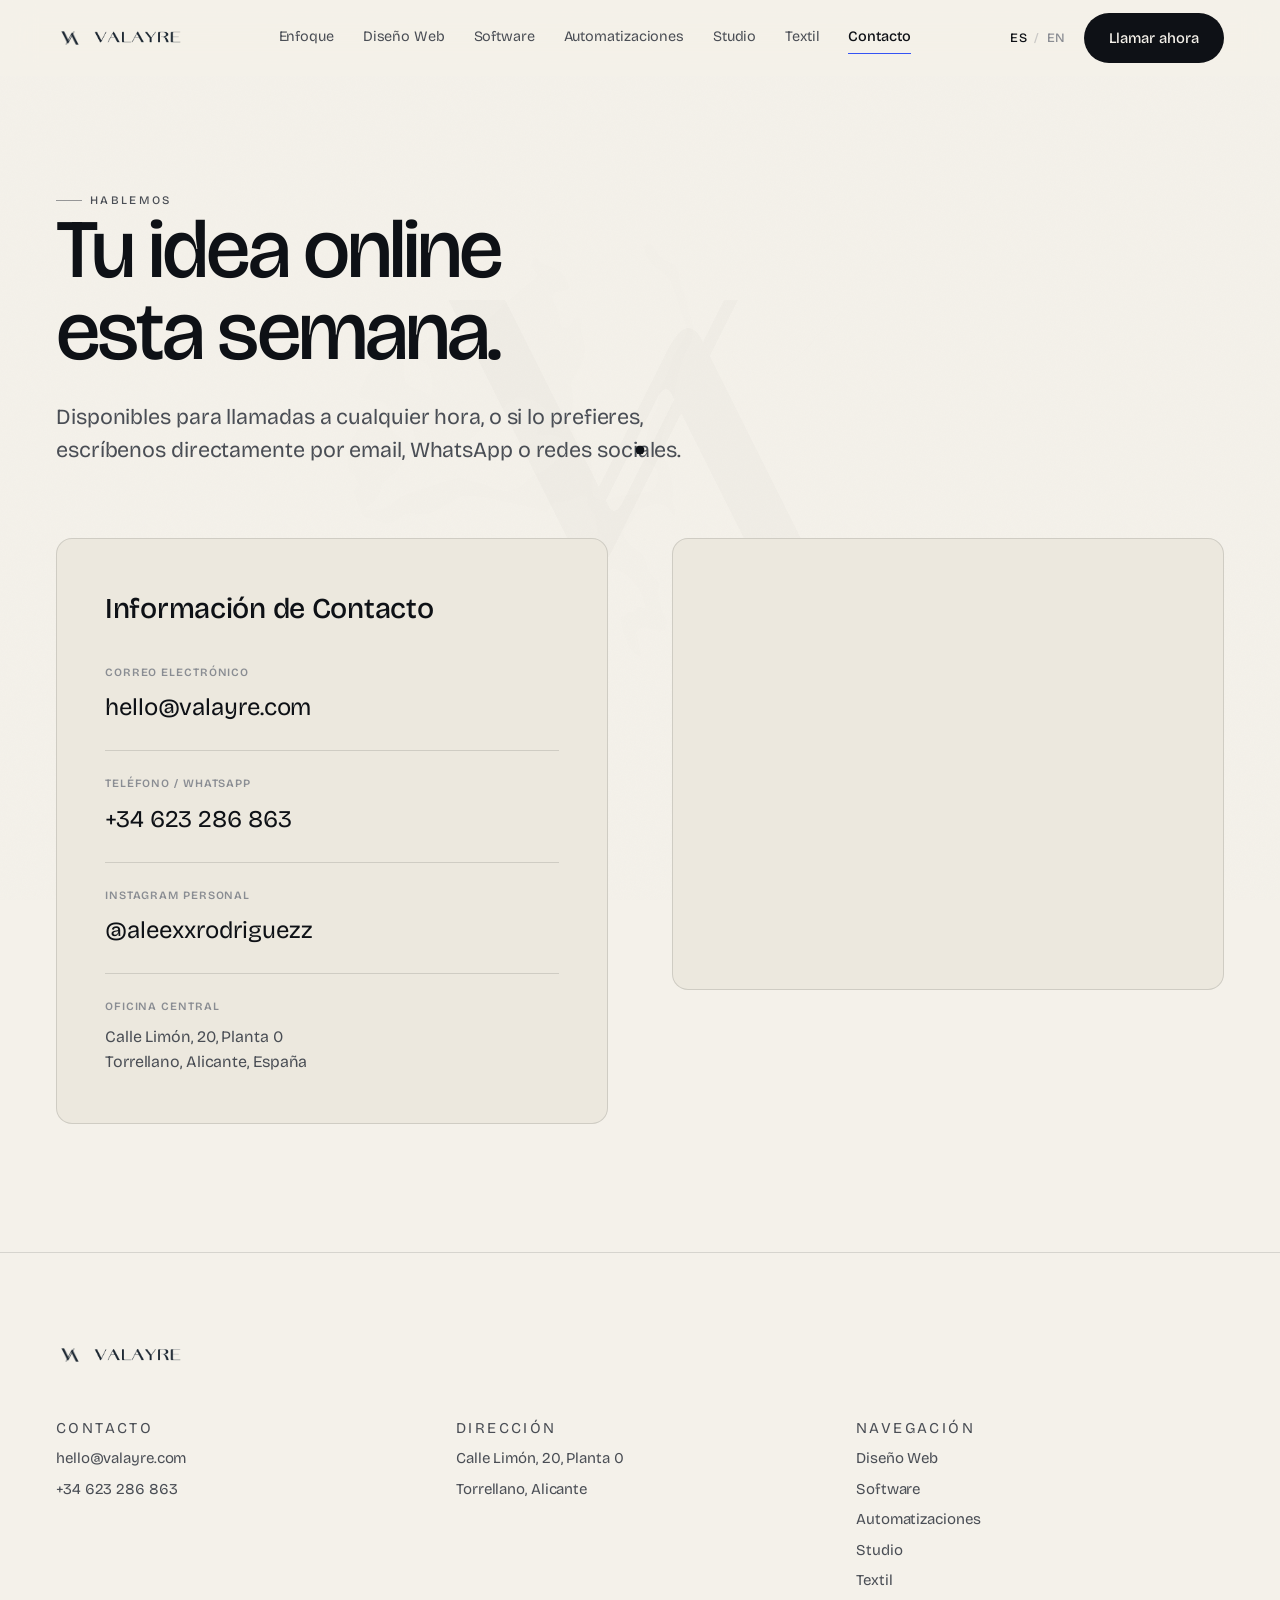
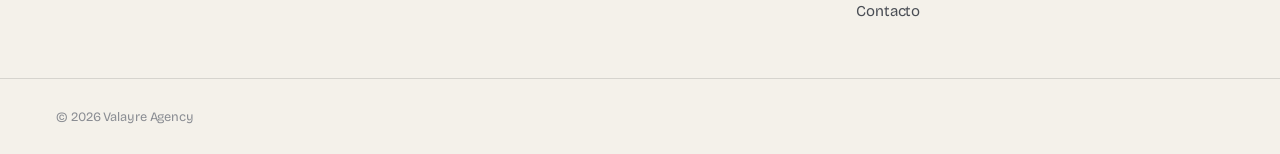
<file: contacto.html>
<!DOCTYPE html>
<html lang="es">
<head>
  <meta charset="UTF-8" />
  <meta name="viewport" content="width=device-width, initial-scale=1.0" />
  <title data-i18n="nav.contact">Contacto — Valayre Agency</title>
  <meta name="description" content="Ponte en contacto con Valayre Agency. Tu idea online esta semana. Llámanos o escríbenos a cualquier hora." />
  <link rel="icon" type="image/png" href="assets/va-monogram.png" />
  <link rel="apple-touch-icon" href="assets/va-monogram.png" />
  <link rel="stylesheet" href="styles.css" />
  <link rel="preconnect" href="https://fonts.googleapis.com" />
  <link rel="preconnect" href="https://fonts.gstatic.com" crossorigin />
  <link href="https://fonts.googleapis.com/css2?family=Bricolage+Grotesque:opsz,wght@12..96,300..800&family=Plus+Jakarta+Sans:ital,wght@0,300..700;1,300..700&display=swap" rel="stylesheet" />
</head>
<body data-page="contacto" class="theme-contact">

  <!-- ===================== PRELOADER ===================== -->
  <div class="loader" id="loader" aria-hidden="true">
    <div class="loader__inner">
      <div class="loader__3d-wrapper">
        <img src="assets/va-monogram.png" alt="Valayre Logo" class="loader__mark-3d" />
      </div>
      <div class="loader__title-wrapper">
        <span class="loader__letter">V</span>
        <span class="loader__letter">A</span>
        <span class="loader__letter">L</span>
        <span class="loader__letter">A</span>
        <span class="loader__letter">Y</span>
        <span class="loader__letter">R</span>
        <span class="loader__letter">E</span>
      </div>
    </div>
  </div>

  <!-- ===================== FX LAYERS ===================== -->
  <canvas class="fx-canvas" id="fxCanvas" aria-hidden="true"></canvas>
  <div class="grain" aria-hidden="true"></div>
  <div class="cursor" id="cursor" aria-hidden="true"><span class="cursor__label" id="cursorLabel"></span></div>
  <div class="scroll-progress" id="scrollProgress" aria-hidden="true"></div>

  <!-- ===================== NAV ===================== -->
  <header class="nav" id="nav">
    <div class="wrap nav__inner">
      <a href="index.html" class="brand" data-cursor="Inicio" aria-label="Valayre Agency">
        <img src="assets/va-monogram.png" alt="" class="brand__mark" />
        <img src="assets/valayre-wordmark-dark.png" alt="Valayre" class="brand__wordmark" />
      </a>

      <nav class="nav__links" aria-label="Principal">
        <a href="index.html#enfoque" data-i18n="nav.approach">Enfoque</a>
        <a href="diseno-web.html" data-i18n="nav.web">Diseño Web</a>
        <a href="software.html" data-i18n="nav.software">Software</a>
        <a href="automatizaciones.html" data-i18n="nav.auto">Automatizaciones</a>
        <a href="studio.html" data-i18n="nav.studio">Studio</a>
        <a href="textil.html" data-i18n="nav.textil">Textil</a>
        <a href="contacto.html" data-i18n="nav.contact" class="is-active">Contacto</a>
      </nav>

      <div class="nav__actions">
        <button class="lang" id="langSwitch" aria-label="Idioma / Language">
          <span data-lang-opt="es" class="is-active">ES</span><i>/</i><span data-lang-opt="en">EN</span>
        </button>
        <a href="tel:+34623286863" class="btn btn--solid nav__cta" data-magnetic data-cursor="Llamar" data-i18n="nav.cta">Llamar ahora</a>
        <button class="nav__toggle" id="navToggle" aria-label="Menu" data-cursor="Menu">
          <span class="nav__toggle-bar"></span>
          <span class="nav__toggle-bar"></span>
        </button>
      </div>
    </div>
    <div class="nav__mobile-menu" id="navMobileMenu">
      <a href="index.html" class="nav__mobile-link" data-i18n="nav.home">Inicio</a>
      <a href="diseno-web.html" class="nav__mobile-link" data-i18n="nav.web">Diseño Web</a>
      <a href="software.html" class="nav__mobile-link" data-i18n="nav.software">Software</a>
      <a href="automatizaciones.html" class="nav__mobile-link" data-i18n="nav.auto">Automatizaciones</a>
      <a href="studio.html" class="nav__mobile-link" data-i18n="nav.studio">Valayre Studio</a>
      <a href="textil.html" class="nav__mobile-link" data-i18n="nav.textil">Showroom Textil</a>
      <a href="contacto.html" class="nav__mobile-link is-active" data-i18n="nav.contact">Contacto</a>
      <a href="tel:+34623286863" class="nav__mobile-link nav__mobile-link--cta" data-i18n="nav.cta">Llamar ahora</a>
    </div>
  </header>

  <main>
    <!-- ===================== HERO ===================== -->
    <section class="sub-hero">
      <div class="wrap sub-hero__inner">
        <span class="eyebrow reveal" data-i18n="contact.eyebrow">Hablemos</span>
        <h1 class="sub-hero__title reveal">
          <span data-i18n="contact.title1">Tu idea online</span><br />
          <span class="txt-accent" data-i18n="contact.title2">esta semana.</span>
        </h1>
        <p class="sub-hero__lead reveal" data-i18n="contact.lead">
          Disponibles para llamadas a cualquier hora, o si lo prefieres, escríbenos directamente por email, WhatsApp o redes sociales.
        </p>
      </div>
    </section>

    <!-- ===================== CONTACT GRID ===================== -->
    <section class="contact-section">
      <div class="wrap">
        <div class="contact-grid">
          <!-- Left details card -->
          <div class="contact-details reveal">
            <div class="contact-card">
              <h2 class="contact-card__title" data-i18n="contact.card_title">Información de Contacto</h2>
              
              <div class="contact-card__item">
                <span class="contact-card__label" data-i18n="contact.email_lbl">Correo Electrónico</span>
                <a href="mailto:hello@valayre.com" class="contact-card__value" data-cursor="Escribir">hello@valayre.com</a>
              </div>

              <div class="contact-card__item">
                <span class="contact-card__label" data-i18n="contact.tel_lbl">Teléfono / WhatsApp</span>
                <a href="tel:+34623286863" class="contact-card__value" data-cursor="Llamar">+34 623 286 863</a>
              </div>

              <div class="contact-card__item">
                <span class="contact-card__label" data-i18n="contact.ig_lbl">Instagram Personal</span>
                <a href="https://instagram.com/aleexxrodriguezz" target="_blank" class="contact-card__value" data-cursor="Seguir">@aleexxrodriguezz</a>
              </div>

              <div class="contact-card__item">
                <span class="contact-card__label" data-i18n="contact.adr_lbl">Oficina Central</span>
                <p class="contact-card__value-text">
                  Calle Limón, 20, Planta 0<br />
                  Torrellano, Alicante, España
                </p>
              </div>
            </div>
          </div>

          <!-- Right embedded map -->
          <div class="contact-map reveal">
            <div class="map-container">
              <iframe src="https://www.google.com/maps/embed?pb=!1m18!1m12!1m3!1d3131.0664971842065!2d-0.5849896235650117!3d38.29955748208756!2m3!1f0!2f0!3f0!3m2!1i1024!2i768!4f13.1!3m3!1m2!1s0xd6234fe7d26bb2d%3A0xc47e3848b61c927f!2sC.%20Lim%C3%B3n%2C%2020%2C%2003320%20Torrellano%2C%20Alicante!5e0!3m2!1ses!2ses!4v1719600000000!5m2!1ses!2ses" width="100%" height="450" style="border:0;" allowfullscreen="" loading="lazy" referrerpolicy="no-referrer-when-downgrade"></iframe>
            </div>
          </div>
        </div>
      </div>
    </section>
  </main>

  <!-- ===================== FOOTER ===================== -->
  <footer class="footer">
    <div class="wrap footer__top">
      <div class="footer__brand">
        <a href="index.html" class="brand" data-cursor="Inicio" aria-label="Valayre Agency">
          <img src="assets/va-monogram.png" alt="" class="brand__mark" />
          <img src="assets/valayre-wordmark-dark.png" alt="Valayre" class="brand__wordmark" />
        </a>
      </div>
      <div class="footer__cols">
        <div class="footer__col">
          <p class="footer__label" data-i18n="footer.contact">Contacto</p>
          <a href="mailto:hello@valayre.com" data-cursor="Escribir">hello@valayre.com</a>
          <a href="tel:+34623286863" data-cursor="Llamar">+34 623 286 863</a>
        </div>
        <div class="footer__col">
          <p class="footer__label" data-i18n="footer.address">Dirección</p>
          <p>Calle Limón, 20, Planta 0</p>
          <p>Torrellano, Alicante</p>
        </div>
        <div class="footer__col">
          <p class="footer__label" data-i18n="footer.site">Navegación</p>
          <a href="diseno-web.html" data-i18n="nav.web">Diseño Web</a>
          <a href="software.html" data-i18n="nav.software">Software</a>
          <a href="automatizaciones.html" data-i18n="nav.auto">Automatizaciones</a>
          <a href="studio.html" data-i18n="nav.studio">Valayre Studio</a>
          <a href="textil.html" data-i18n="nav.textil">Textil</a>
          <a href="contacto.html" data-i18n="nav.contact" class="is-active">Contacto</a>
        </div>
      </div>
    </div>
    <div class="wrap footer__bottom">
      <p>© <span id="year"></span> Valayre Agency</p>
    </div>
  </footer>


  <script src="app.js"></script>
</body>
</html>
</file>
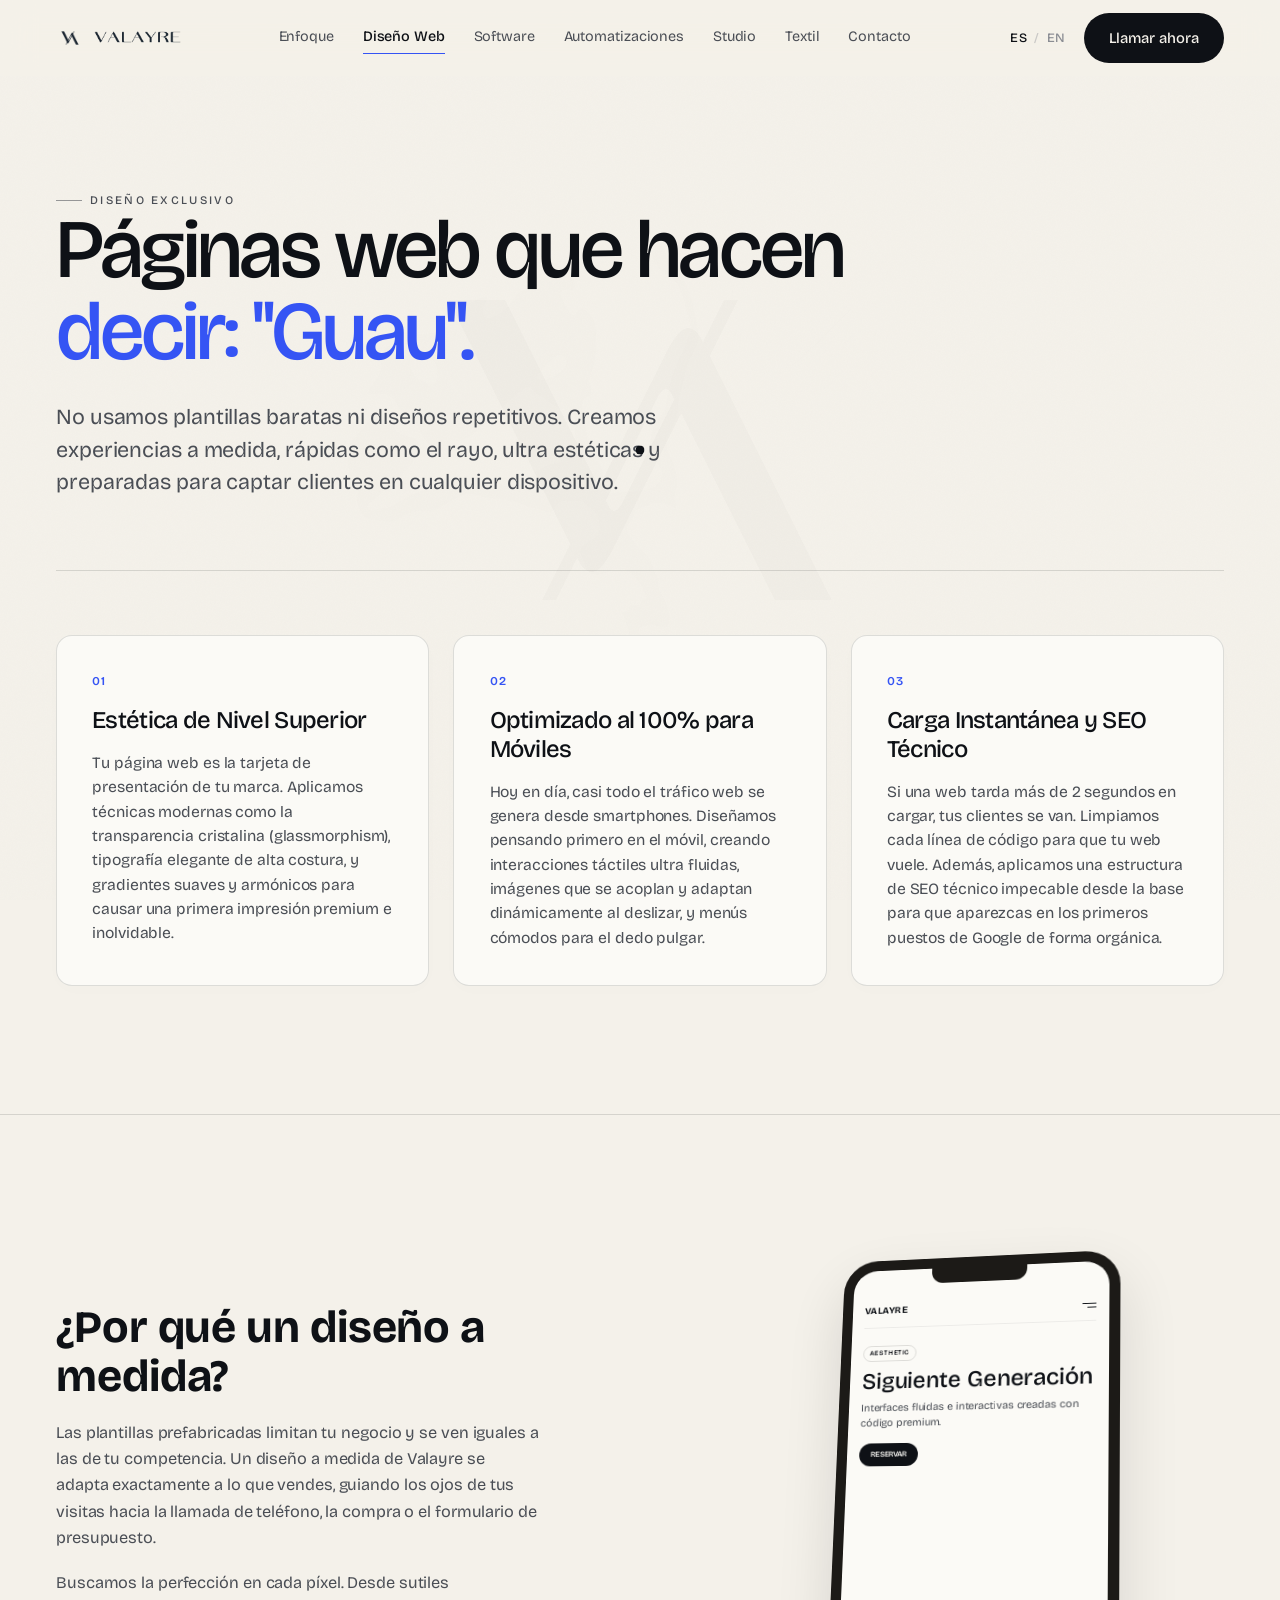
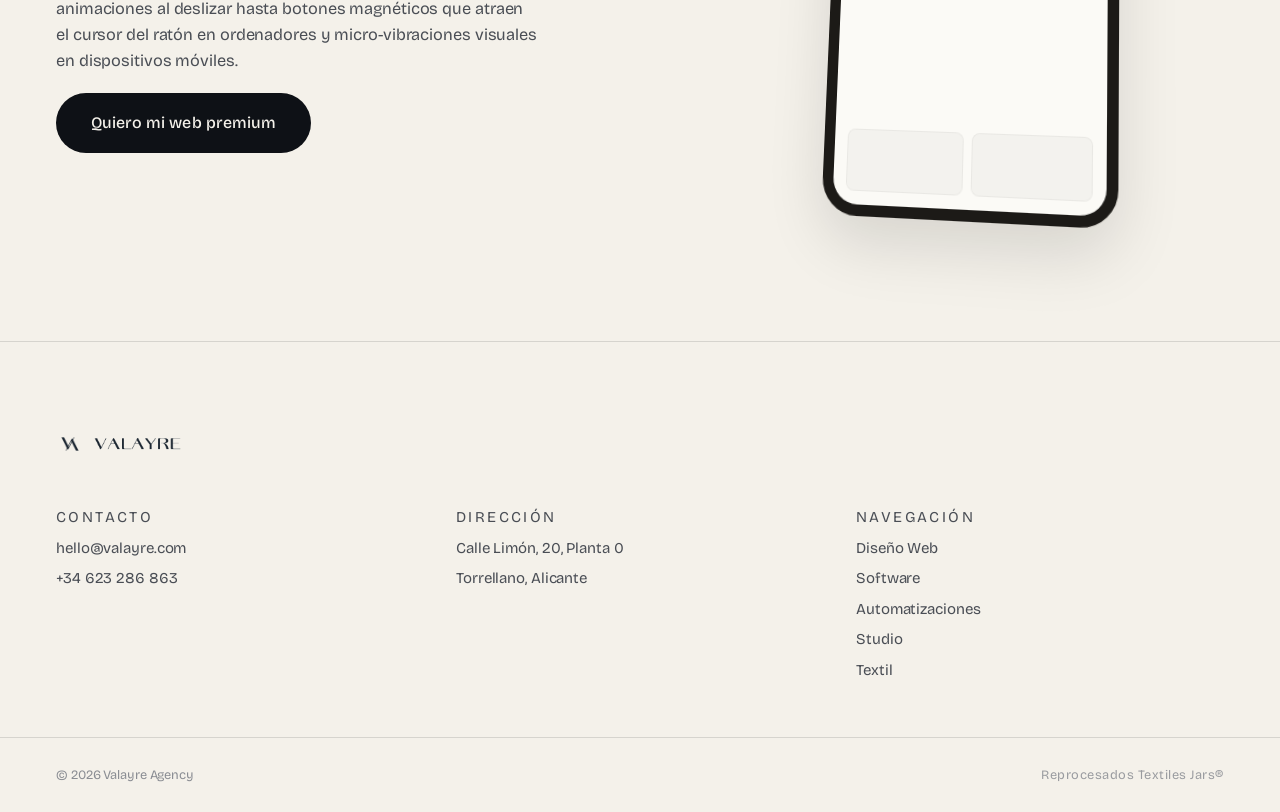
<file: diseno-web.html>
<!DOCTYPE html>
<html lang="es">
<head>
  <meta charset="UTF-8" />
  <meta name="viewport" content="width=device-width, initial-scale=1.0, viewport-fit=cover" />
  <title>Diseño Web Premium — Valayre Agency</title>
  <meta name="description" content="Páginas web a medida creadas desde cero con un diseño impecable y totalmente optimizadas para móviles." />
  <meta name="theme-color" content="#F4F1EA" />
  <link rel="icon" type="image/png" href="assets/va-monogram.png" />
  <link rel="apple-touch-icon" href="assets/va-monogram.png" />
  <link rel="preconnect" href="https://fonts.googleapis.com" />
  <link rel="preconnect" href="https://fonts.gstatic.com" crossorigin />
  <link href="https://fonts.googleapis.com/css2?family=Bricolage+Grotesque:opsz,wght@12..96,200..800&display=swap" rel="stylesheet" />
  <link rel="stylesheet" href="styles.css" />
</head>
<body data-page="diseno-web" class="theme-web">

  <!-- ===================== PRELOADER ===================== -->
  <div class="loader" id="loader" aria-hidden="true">
    <div class="loader__inner">
      <div class="loader__3d-wrapper">
        <img src="assets/va-monogram.png" alt="Valayre Logo" class="loader__mark-3d" />
      </div>
      <div class="loader__title-wrapper">
        <span class="loader__letter">V</span>
        <span class="loader__letter">A</span>
        <span class="loader__letter">L</span>
        <span class="loader__letter">A</span>
        <span class="loader__letter">Y</span>
        <span class="loader__letter">R</span>
        <span class="loader__letter">E</span>
      </div>
    </div>
  </div>

  <!-- ===================== FX LAYERS ===================== -->
  <canvas class="fx-canvas" id="fxCanvas" aria-hidden="true"></canvas>
  <div class="grain" aria-hidden="true"></div>
  <div class="cursor" id="cursor" aria-hidden="true"><span class="cursor__label" id="cursorLabel"></span></div>
  <div class="scroll-progress" id="scrollProgress" aria-hidden="true"></div>

  <!-- ===================== NAV ===================== -->
  <header class="nav" id="nav">
    <div class="wrap nav__inner">
      <a href="index.html" class="brand" data-cursor="Inicio" aria-label="Valayre Agency">
        <img src="assets/va-monogram.png" alt="" class="brand__mark" />
        <img src="assets/valayre-wordmark-dark.png" alt="Valayre" class="brand__wordmark" />
      </a>

      <nav class="nav__links" aria-label="Principal">
        <a href="index.html#enfoque" data-i18n="nav.approach">Enfoque</a>
        <a href="diseno-web.html" data-i18n="nav.web" class="is-active">Diseño Web</a>
        <a href="software.html" data-i18n="nav.software">Software</a>
        <a href="automatizaciones.html" data-i18n="nav.auto">Automatizaciones</a>
        <a href="studio.html" data-i18n="nav.studio">Studio</a>
        <a href="textil.html" data-i18n="nav.textil">Textil</a>
        <a href="contacto.html" data-i18n="nav.contact">Contacto</a>
      </nav>

      <div class="nav__actions">
        <button class="lang" id="langSwitch" aria-label="Idioma / Language">
          <span data-lang-opt="es" class="is-active">ES</span><i>/</i><span data-lang-opt="en">EN</span>
        </button>
        <a href="tel:+34623286863" class="btn btn--solid nav__cta" data-magnetic data-cursor="Llamar" data-i18n="nav.cta">Llamar ahora</a>
        <button class="nav__toggle" id="navToggle" aria-label="Menu" data-cursor="Menu">
          <span class="nav__toggle-bar"></span>
          <span class="nav__toggle-bar"></span>
        </button>
      </div>
    </div>
    <div class="nav__mobile-menu" id="navMobileMenu">
      <a href="index.html" class="nav__mobile-link" data-i18n="nav.home">Inicio</a>
      <a href="diseno-web.html" class="nav__mobile-link is-active" data-i18n="nav.web">Diseño Web</a>
      <a href="software.html" class="nav__mobile-link" data-i18n="nav.software">Software</a>
      <a href="automatizaciones.html" class="nav__mobile-link" data-i18n="nav.auto">Automatizaciones</a>
      <a href="studio.html" class="nav__mobile-link" data-i18n="nav.studio">Valayre Studio</a>
      <a href="textil.html" class="nav__mobile-link" data-i18n="nav.textil">Showroom Textil</a>
      <a href="tel:+34623286863" class="nav__mobile-link nav__mobile-link--cta" data-i18n="nav.cta">Llamar ahora</a>
    </div>
  </header>

  <main>
    <!-- ===================== HERO ===================== -->
    <section class="sub-hero">
      <div class="wrap">
        <p class="eyebrow reveal" data-i18n="web.eyebrow">DISEÑO EXCLUSIVO</p>
        <h1 class="sub-hero__title">
          <span class="line" data-i18n="web.title1">Páginas web que hacen</span>
          <span class="line line--accent" data-i18n="web.title2">decir: "Guau".</span>
        </h1>
        <p class="sub-hero__lead reveal" data-i18n="web.lead">
          No usamos plantillas baratas ni diseños repetitivos. Creamos experiencias a medida, rápidas como el rayo, ultra estéticas y preparadas para captar clientes en cualquier dispositivo.
        </p>
      </div>
    </section>

    <!-- ===================== COLUMN SECTIONS ===================== -->
    <section class="web-details">
      <div class="wrap">
        <div class="web-grid">
          <!-- Pillar 1 -->
          <div class="web-card reveal">
            <span class="web-card__num">01</span>
            <h3 class="web-card__title" data-i18n="web.p1.title">Estética de Nivel Superior</h3>
            <p class="web-card__desc" data-i18n="web.p1.desc">
              Tu página web es la tarjeta de presentación de tu marca. Aplicamos técnicas modernas como la transparencia cristalina (glassmorphism), tipografía elegante de alta costura, y gradientes suaves y armónicos para causar una primera impresión premium e inolvidable.
            </p>
          </div>

          <!-- Pillar 2 -->
          <div class="web-card reveal">
            <span class="web-card__num">02</span>
            <h3 class="web-card__title" data-i18n="web.p2.title">Optimizado al 100% para Móviles</h3>
            <p class="web-card__desc" data-i18n="web.p2.desc">
              Hoy en día, casi todo el tráfico web se genera desde smartphones. Diseñamos pensando primero en el móvil, creando interacciones táctiles ultra fluidas, imágenes que se acoplan y adaptan dinámicamente al deslizar, y menús cómodos para el dedo pulgar.
            </p>
          </div>

          <!-- Pillar 3 -->
          <div class="web-card reveal">
            <span class="web-card__num">03</span>
            <h3 class="web-card__title" data-i18n="web.p3.title">Carga Instantánea y SEO Técnico</h3>
            <p class="web-card__desc" data-i18n="web.p3.desc">
              Si una web tarda más de 2 segundos en cargar, tus clientes se van. Limpiamos cada línea de código para que tu web vuele. Además, aplicamos una estructura de SEO técnico impecable desde la base para que aparezcas en los primeros puestos de Google de forma orgánica.
            </p>
          </div>
        </div>
      </div>
    </section>

    <!-- ===================== LIVE MOCKUP SHOWCASE ===================== -->
    <section class="web-showcase">
      <div class="wrap">
        <div class="showcase-box reveal">
          <div class="showcase-box__text">
            <h2 class="showcase-box__title" data-i18n="web.show.title">¿Por qué un diseño a medida?</h2>
            <p class="showcase-box__desc" data-i18n="web.show.desc1">
              Las plantillas prefabricadas limitan tu negocio y se ven iguales a las de tu competencia. Un diseño a medida de Valayre se adapta exactamente a lo que vendes, guiando los ojos de tus visitas hacia la llamada de teléfono, la compra o el formulario de presupuesto.
            </p>
            <p class="showcase-box__desc" data-i18n="web.show.desc2">
              Buscamos la perfección en cada píxel. Desde sutiles animaciones al deslizar hasta botones magnéticos que atraen el cursor del ratón en ordenadores y micro-vibraciones visuales en dispositivos móviles.
            </p>
            <a href="tel:+34623286863" class="btn btn--solid btn--lg" data-magnetic data-cursor="Llamar" data-i18n="web.show.cta">Quiero mi web premium</a>
          </div>
          <div class="showcase-box__visual">
            <div class="phone-mockup">
              <div class="phone-mockup__screen">
                <div class="phone-mockup__header">
                  <span class="phone-mockup__notch"></span>
                </div>
                <div class="phone-mockup__content">
                  <div class="mock-nav">
                    <span class="mock-logo">VALAYRE</span>
                    <span class="mock-menu"></span>
                  </div>
                  <div class="mock-hero">
                    <span class="mock-badge">AESTHETIC</span>
                    <h4 class="mock-title">Siguiente Generación</h4>
                    <p class="mock-lead">Interfaces fluidas e interactivas creadas con código premium.</p>
                    <span class="mock-btn">RESERVAR</span>
                  </div>
                  <div class="mock-cards">
                    <div class="mock-card"></div>
                    <div class="mock-card"></div>
                  </div>
                </div>
              </div>
            </div>
          </div>
        </div>
      </div>
    </section>
  </main>

  <!-- ===================== FOOTER ===================== -->
  <footer class="footer">
    <div class="wrap footer__top">
      <div class="footer__brand">
        <a href="index.html" class="brand" data-cursor="Inicio" aria-label="Valayre Agency">
          <img src="assets/va-monogram.png" alt="" class="brand__mark" />
          <img src="assets/valayre-wordmark-dark.png" alt="Valayre" class="brand__wordmark" />
        </a>
      </div>
      <div class="footer__cols">
        <div class="footer__col">
          <p class="footer__label" data-i18n="footer.contact">Contacto</p>
          <a href="mailto:hello@valayre.com" data-cursor="Escribir">hello@valayre.com</a>
          <a href="tel:+34623286863" data-cursor="Llamar">+34 623 286 863</a>
        </div>
        <div class="footer__col">
          <p class="footer__label" data-i18n="footer.address">Dirección</p>
          <p>Calle Limón, 20, Planta 0</p>
          <p>Torrellano, Alicante</p>
        </div>
        <div class="footer__col">
          <p class="footer__label" data-i18n="footer.site">Navegación</p>
          <a href="diseno-web.html" data-i18n="nav.web">Diseño Web</a>
          <a href="software.html" data-i18n="nav.software">Software</a>
          <a href="automatizaciones.html" data-i18n="nav.auto">Automatizaciones</a>
          <a href="studio.html" data-i18n="nav.studio">Valayre Studio</a>
          <a href="textil.html" data-i18n="nav.textil">Textil</a>
        </div>
      </div>
    </div>
    <div class="wrap footer__bottom">
      <p>© <span id="year"></span> Valayre Agency</p>
      <p class="footer__parent">Reprocesados Textiles Jars®</p>
    </div>
  </footer>

  <!-- ===================== MOBILE CALL BAR ===================== -->
  <div class="callbar" id="callbar">
    <a href="tel:+34623286863" class="callbar__a callbar__call" data-i18n="callbar.call">Llamar ahora</a>
    <a href="index.html#presupuesto" class="callbar__a callbar__book" data-i18n="callbar.book">Presupuesto</a>
  </div>



  <script src="app.js"></script>
</body>
</html>
</file>
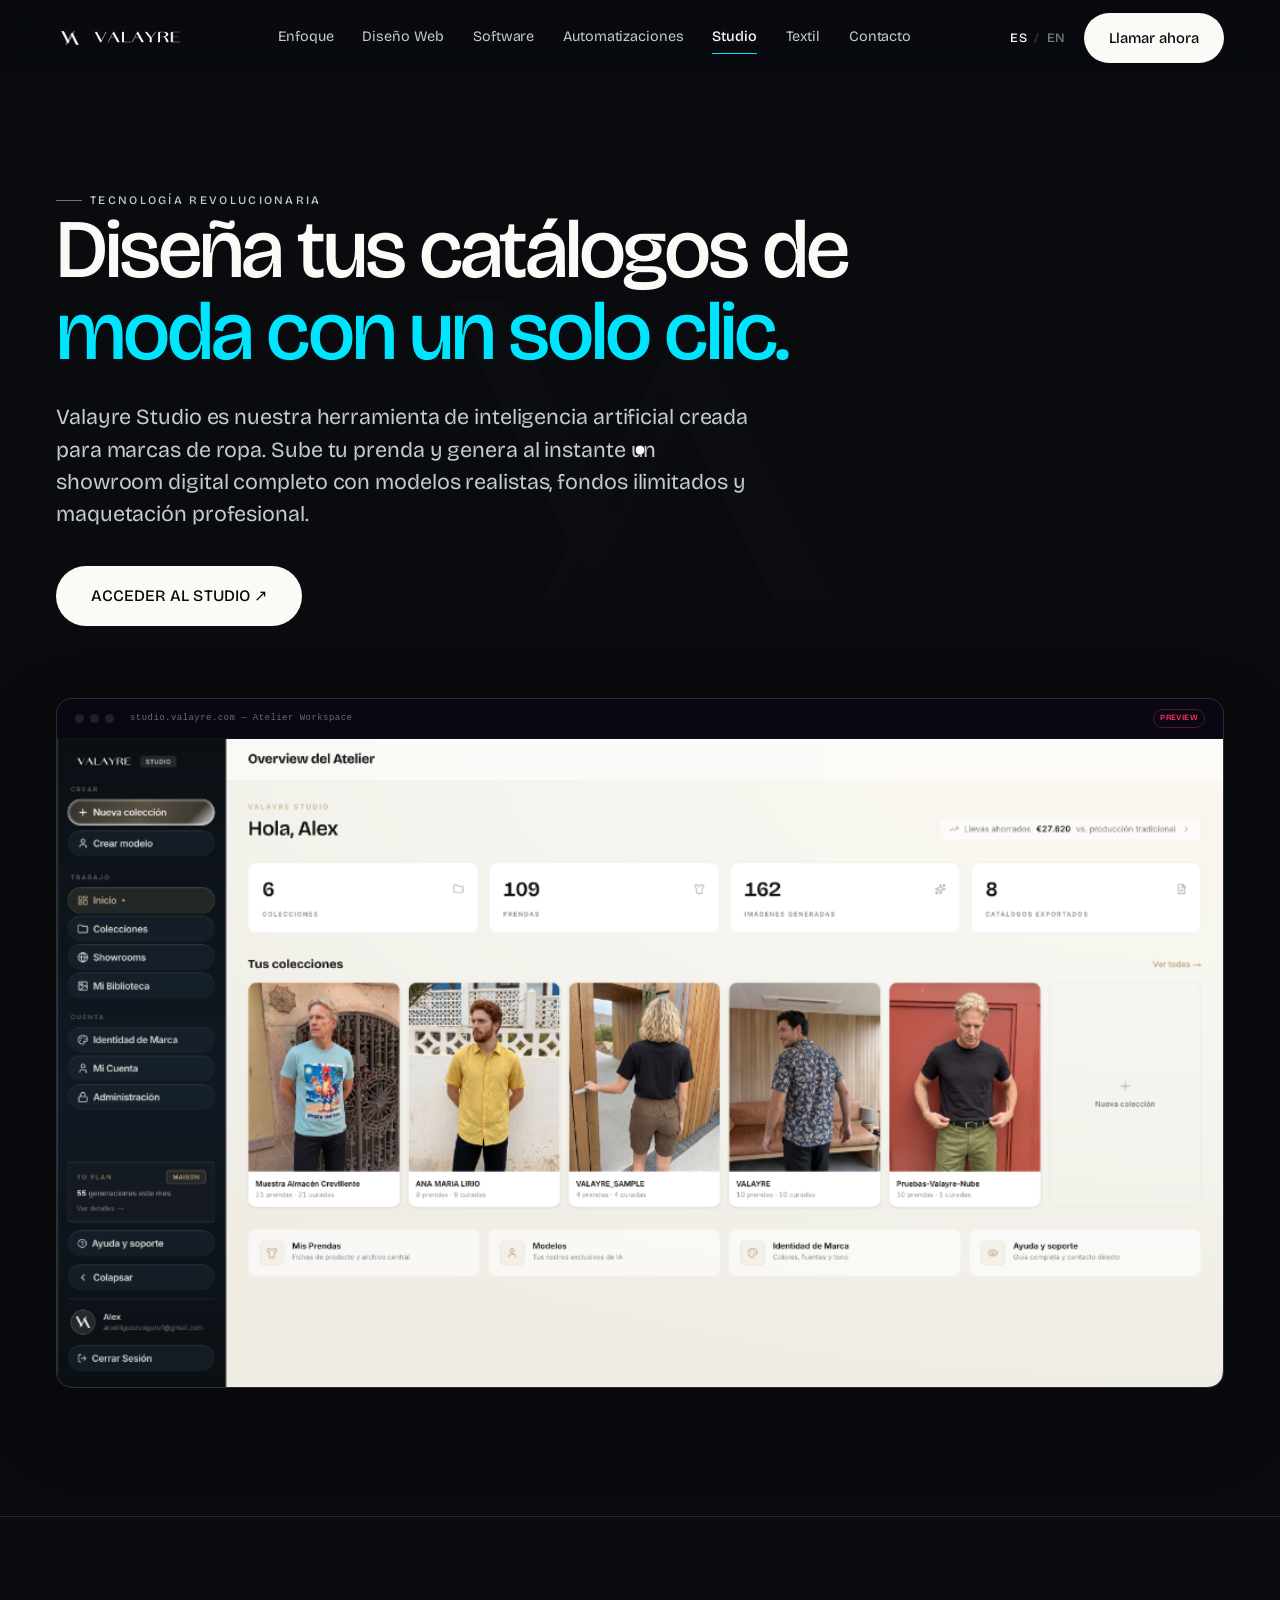
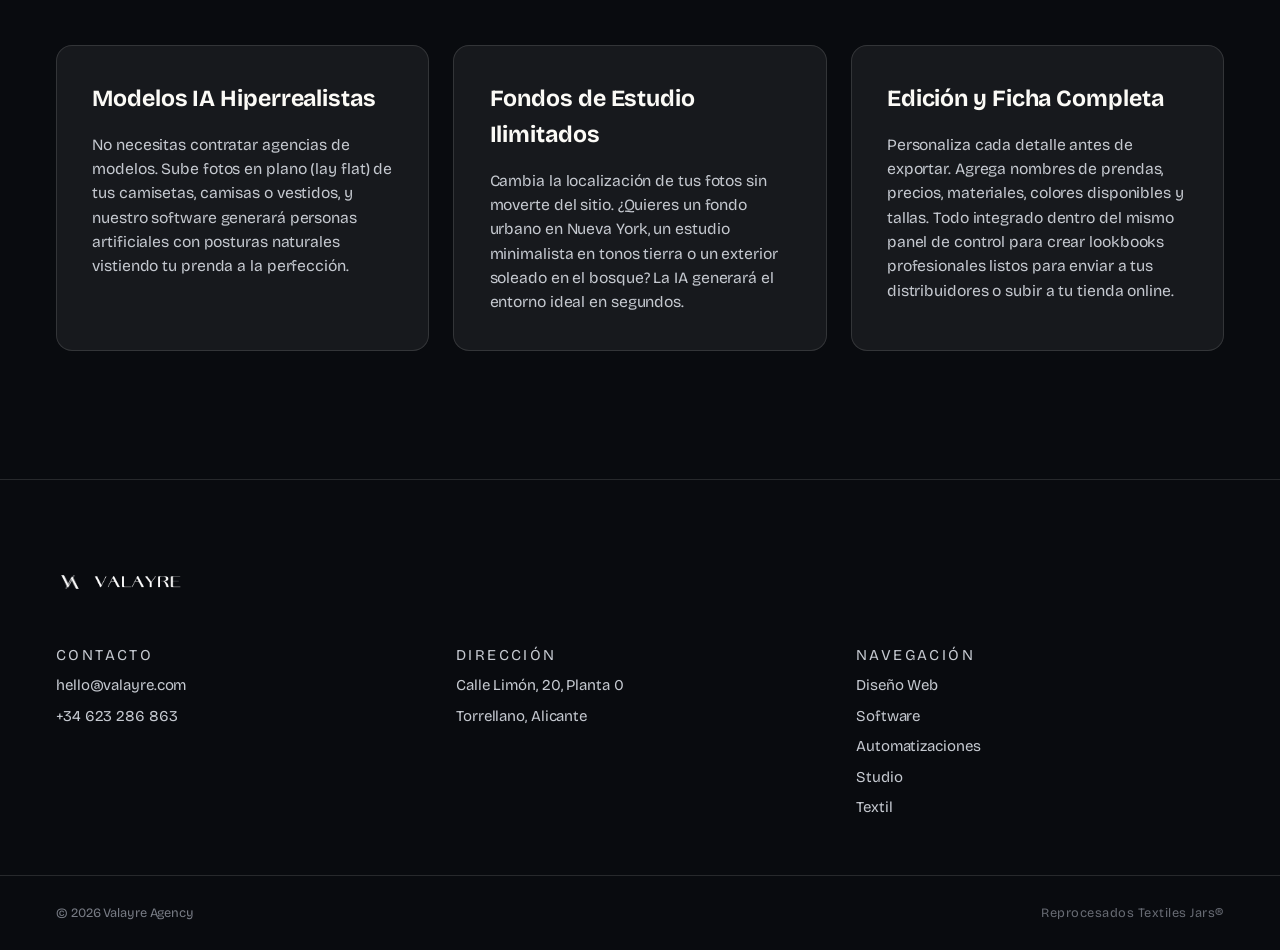
<file: studio.html>
<!DOCTYPE html>
<html lang="es">
<head>
  <meta charset="UTF-8" />
  <meta name="viewport" content="width=device-width, initial-scale=1.0, viewport-fit=cover" />
  <title>Valayre Studio — Catálogos Textiles con IA</title>
  <meta name="description" content="Automatiza la creación de lookbooks y catálogos de tu marca de ropa en 1 clic. Modelos de IA, prendas y fondos." />
  <meta name="theme-color" content="#100C1F" />
  <link rel="icon" type="image/png" href="assets/va-monogram.png" />
  <link rel="apple-touch-icon" href="assets/va-monogram.png" />
  <link rel="preconnect" href="https://fonts.googleapis.com" />
  <link rel="preconnect" href="https://fonts.gstatic.com" crossorigin />
  <link href="https://fonts.googleapis.com/css2?family=Bricolage+Grotesque:opsz,wght@12..96,200..800&display=swap" rel="stylesheet" />
  <link rel="stylesheet" href="styles.css" />
</head>
<body data-page="studio" class="theme-studio">

  <!-- ===================== PRELOADER ===================== -->
  <div class="loader" id="loader" aria-hidden="true">
    <div class="loader__inner">
      <div class="loader__3d-wrapper">
        <img src="assets/va-monogram-white.png" alt="Valayre Logo" class="loader__mark-3d" />
      </div>
      <div class="loader__title-wrapper">
        <span class="loader__letter">V</span>
        <span class="loader__letter">A</span>
        <span class="loader__letter">L</span>
        <span class="loader__letter">A</span>
        <span class="loader__letter">Y</span>
        <span class="loader__letter">R</span>
        <span class="loader__letter">E</span>
      </div>
    </div>
  </div>

  <!-- ===================== FX LAYERS ===================== -->
  <canvas class="fx-canvas" id="fxCanvas" aria-hidden="true"></canvas>
  <div class="grain" aria-hidden="true"></div>
  <div class="cursor" id="cursor" aria-hidden="true"><span class="cursor__label" id="cursorLabel"></span></div>
  <div class="scroll-progress" id="scrollProgress" aria-hidden="true"></div>

  <!-- ===================== NAV ===================== -->
  <header class="nav" id="nav">
    <div class="wrap nav__inner">
      <a href="index.html" class="brand" data-cursor="Inicio" aria-label="Valayre Agency">
        <img src="assets/va-monogram-white.png" alt="" class="brand__mark" />
        <img src="assets/valayre-wordmark-light.png" alt="Valayre" class="brand__wordmark" />
      </a>

      <nav class="nav__links" aria-label="Principal">
        <a href="index.html#enfoque" data-i18n="nav.approach">Enfoque</a>
        <a href="diseno-web.html" data-i18n="nav.web">Diseño Web</a>
        <a href="software.html" data-i18n="nav.software">Software</a>
        <a href="automatizaciones.html" data-i18n="nav.auto">Automatizaciones</a>
        <a href="studio.html" data-i18n="nav.studio" class="is-active">Studio</a>
        <a href="textil.html" data-i18n="nav.textil">Textil</a>
        <a href="contacto.html" data-i18n="nav.contact">Contacto</a>
      </nav>

      <div class="nav__actions">
        <button class="lang" id="langSwitch" aria-label="Idioma / Language">
          <span data-lang-opt="es" class="is-active">ES</span><i>/</i><span data-lang-opt="en">EN</span>
        </button>
        <a href="tel:+34623286863" class="btn btn--solid nav__cta" data-magnetic data-cursor="Llamar" data-i18n="nav.cta">Llamar ahora</a>
        <button class="nav__toggle" id="navToggle" aria-label="Menu" data-cursor="Menu">
          <span class="nav__toggle-bar"></span>
          <span class="nav__toggle-bar"></span>
        </button>
      </div>
    </div>
    <div class="nav__mobile-menu" id="navMobileMenu">
      <a href="index.html" class="nav__mobile-link" data-i18n="nav.home">Inicio</a>
      <a href="diseno-web.html" class="nav__mobile-link" data-i18n="nav.web">Diseño Web</a>
      <a href="software.html" class="nav__mobile-link" data-i18n="nav.software">Software</a>
      <a href="automatizaciones.html" class="nav__mobile-link" data-i18n="nav.auto">Automatizaciones</a>
      <a href="studio.html" class="nav__mobile-link is-active" data-i18n="nav.studio">Valayre Studio</a>
      <a href="textil.html" class="nav__mobile-link" data-i18n="nav.textil">Showroom Textil</a>
      <a href="tel:+34623286863" class="nav__mobile-link nav__mobile-link--cta" data-i18n="nav.cta">Llamar ahora</a>
    </div>
  </header>

  <main>
    <!-- ===================== HERO ===================== -->
    <section class="sub-hero">
      <div class="wrap">
        <p class="eyebrow reveal" data-i18n="studio.eyebrow">TECNOLOGÍA REVOLUCIONARIA</p>
        <h1 class="sub-hero__title">
          <span class="line" data-i18n="studio.title1">Diseña tus catálogos de</span>
          <span class="line line--accent" data-i18n="studio.title2">moda con un solo clic.</span>
        </h1>
        <p class="sub-hero__lead reveal" data-i18n="studio.lead">
          Valayre Studio es nuestra herramienta de inteligencia artificial creada para marcas de ropa. Sube tu prenda y genera al instante un showroom digital completo con modelos realistas, fondos ilimitados y maquetación profesional.
        </p>
        <div class="sub-hero__cta reveal">
          <a href="https://studio.valayre.com" target="_blank" class="btn btn--solid btn--lg" data-magnetic data-cursor="Entrar" data-i18n="studio.cta">ACCEDER AL STUDIO ↗</a>
        </div>
      </div>
    </section>

    <!-- ===================== INTERACTIVE PREVIEW ===================== -->
    <section class="studio-preview-section">
      <div class="wrap">
        <!-- Dashboard Mockup Frame -->
        <div class="dashboard-mockup reveal">
          <div class="dashboard-mockup__bar">
            <span class="dm-dot"></span>
            <span class="dm-dot"></span>
            <span class="dm-dot"></span>
            <span class="dm-title">studio.valayre.com — Atelier Workspace</span>
            <span class="dm-badge">PREVIEW</span>
          </div>
          <div class="dashboard-mockup__window">
            <img src="assets/studio-preview.png" alt="Valayre Studio Dashboard Overview" class="dashboard-mockup__img" />
          </div>
        </div>
      </div>
    </section>

    <!-- ===================== VALUE PILLARS ===================== -->
    <section class="studio-features">
      <div class="wrap">
        <div class="features-grid">
          <!-- Card 1 -->
          <div class="feature-card reveal">
            <h3 data-i18n="studio.f1.title">Modelos IA Hiperrealistas</h3>
            <p data-i18n="studio.f1.desc">
              No necesitas contratar agencias de modelos. Sube fotos en plano (lay flat) de tus camisetas, camisas o vestidos, y nuestro software generará personas artificiales con posturas naturales vistiendo tu prenda a la perfección.
            </p>
          </div>

          <!-- Card 2 -->
          <div class="feature-card reveal">
            <h3 data-i18n="studio.f2.title">Fondos de Estudio Ilimitados</h3>
            <p data-i18n="studio.f2.desc">
              Cambia la localización de tus fotos sin moverte del sitio. ¿Quieres un fondo urbano en Nueva York, un estudio minimalista en tonos tierra o un exterior soleado en el bosque? La IA generará el entorno ideal en segundos.
            </p>
          </div>

          <!-- Card 3 -->
          <div class="feature-card reveal">
            <h3 data-i18n="studio.f3.title">Edición y Ficha Completa</h3>
            <p data-i18n="studio.f3.desc">
              Personaliza cada detalle antes de exportar. Agrega nombres de prendas, precios, materiales, colores disponibles y tallas. Todo integrado dentro del mismo panel de control para crear lookbooks profesionales listos para enviar a tus distribuidores o subir a tu tienda online.
            </p>
          </div>
        </div>
      </div>
    </section>
  </main>

  <!-- ===================== FOOTER ===================== -->
  <footer class="footer">
    <div class="wrap footer__top">
      <div class="footer__brand">
        <a href="index.html" class="brand" data-cursor="Inicio" aria-label="Valayre Agency">
          <img src="assets/va-monogram-white.png" alt="" class="brand__mark" />
          <img src="assets/valayre-wordmark-light.png" alt="Valayre" class="brand__wordmark" />
        </a>
      </div>
      <div class="footer__cols">
        <div class="footer__col">
          <p class="footer__label" data-i18n="footer.contact">Contacto</p>
          <a href="mailto:hello@valayre.com" data-cursor="Escribir">hello@valayre.com</a>
          <a href="tel:+34623286863" data-cursor="Llamar">+34 623 286 863</a>
        </div>
        <div class="footer__col">
          <p class="footer__label" data-i18n="footer.address">Dirección</p>
          <p>Calle Limón, 20, Planta 0</p>
          <p>Torrellano, Alicante</p>
        </div>
        <div class="footer__col">
          <p class="footer__label" data-i18n="footer.site">Navegación</p>
          <a href="diseno-web.html" data-i18n="nav.web">Diseño Web</a>
          <a href="software.html" data-i18n="nav.software">Software</a>
          <a href="automatizaciones.html" data-i18n="nav.auto">Automatizaciones</a>
          <a href="studio.html" data-i18n="nav.studio">Valayre Studio</a>
          <a href="textil.html" data-i18n="nav.textil">Textil</a>
        </div>
      </div>
    </div>
    <div class="wrap footer__bottom">
      <p>© <span id="year"></span> Valayre Agency</p>
      <p class="footer__parent">Reprocesados Textiles Jars®</p>
    </div>
  </footer>

  <!-- ===================== MOBILE CALL BAR ===================== -->
  <div class="callbar" id="callbar">
    <a href="tel:+34623286863" class="callbar__a callbar__call" data-i18n="callbar.call">Llamar ahora</a>
    <a href="index.html#presupuesto" class="callbar__a callbar__book" data-i18n="callbar.book">Presupuesto</a>
  </div>



  <script src="app.js"></script>
</body>
</html>
</file>
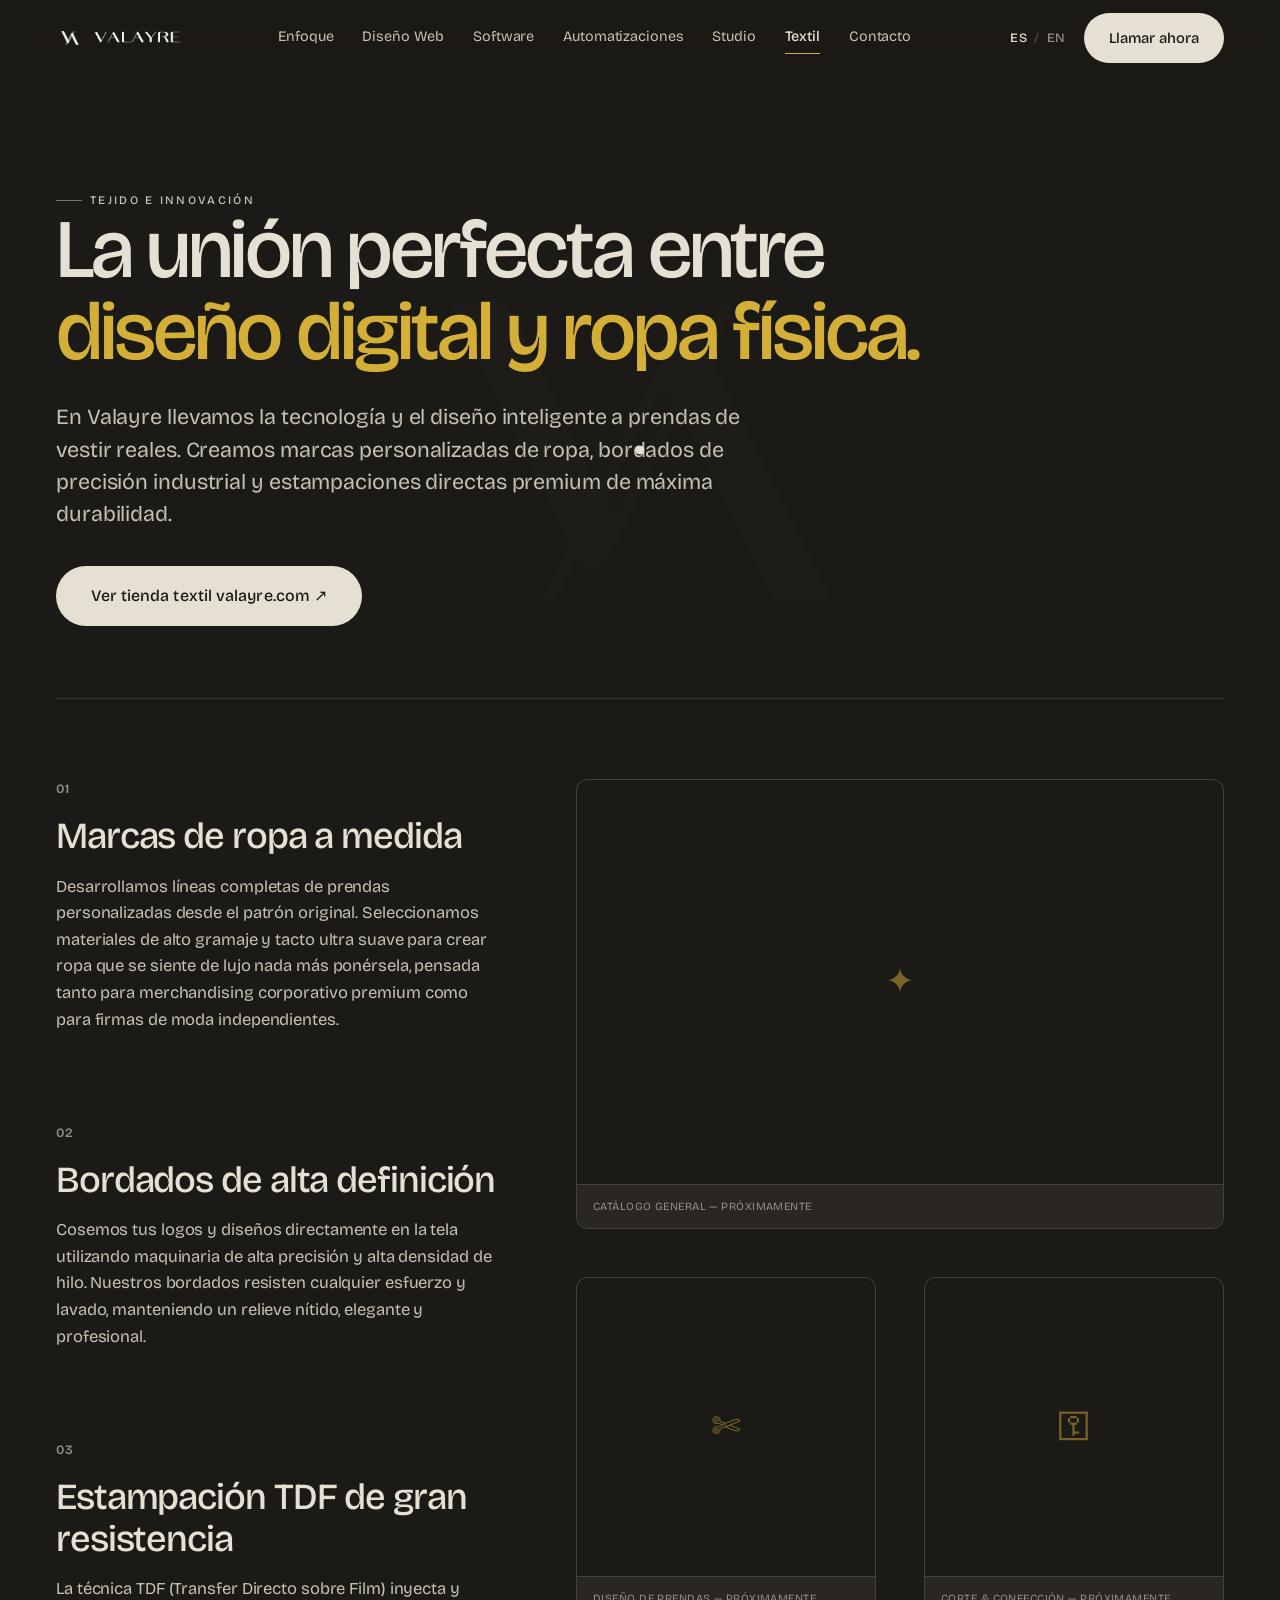
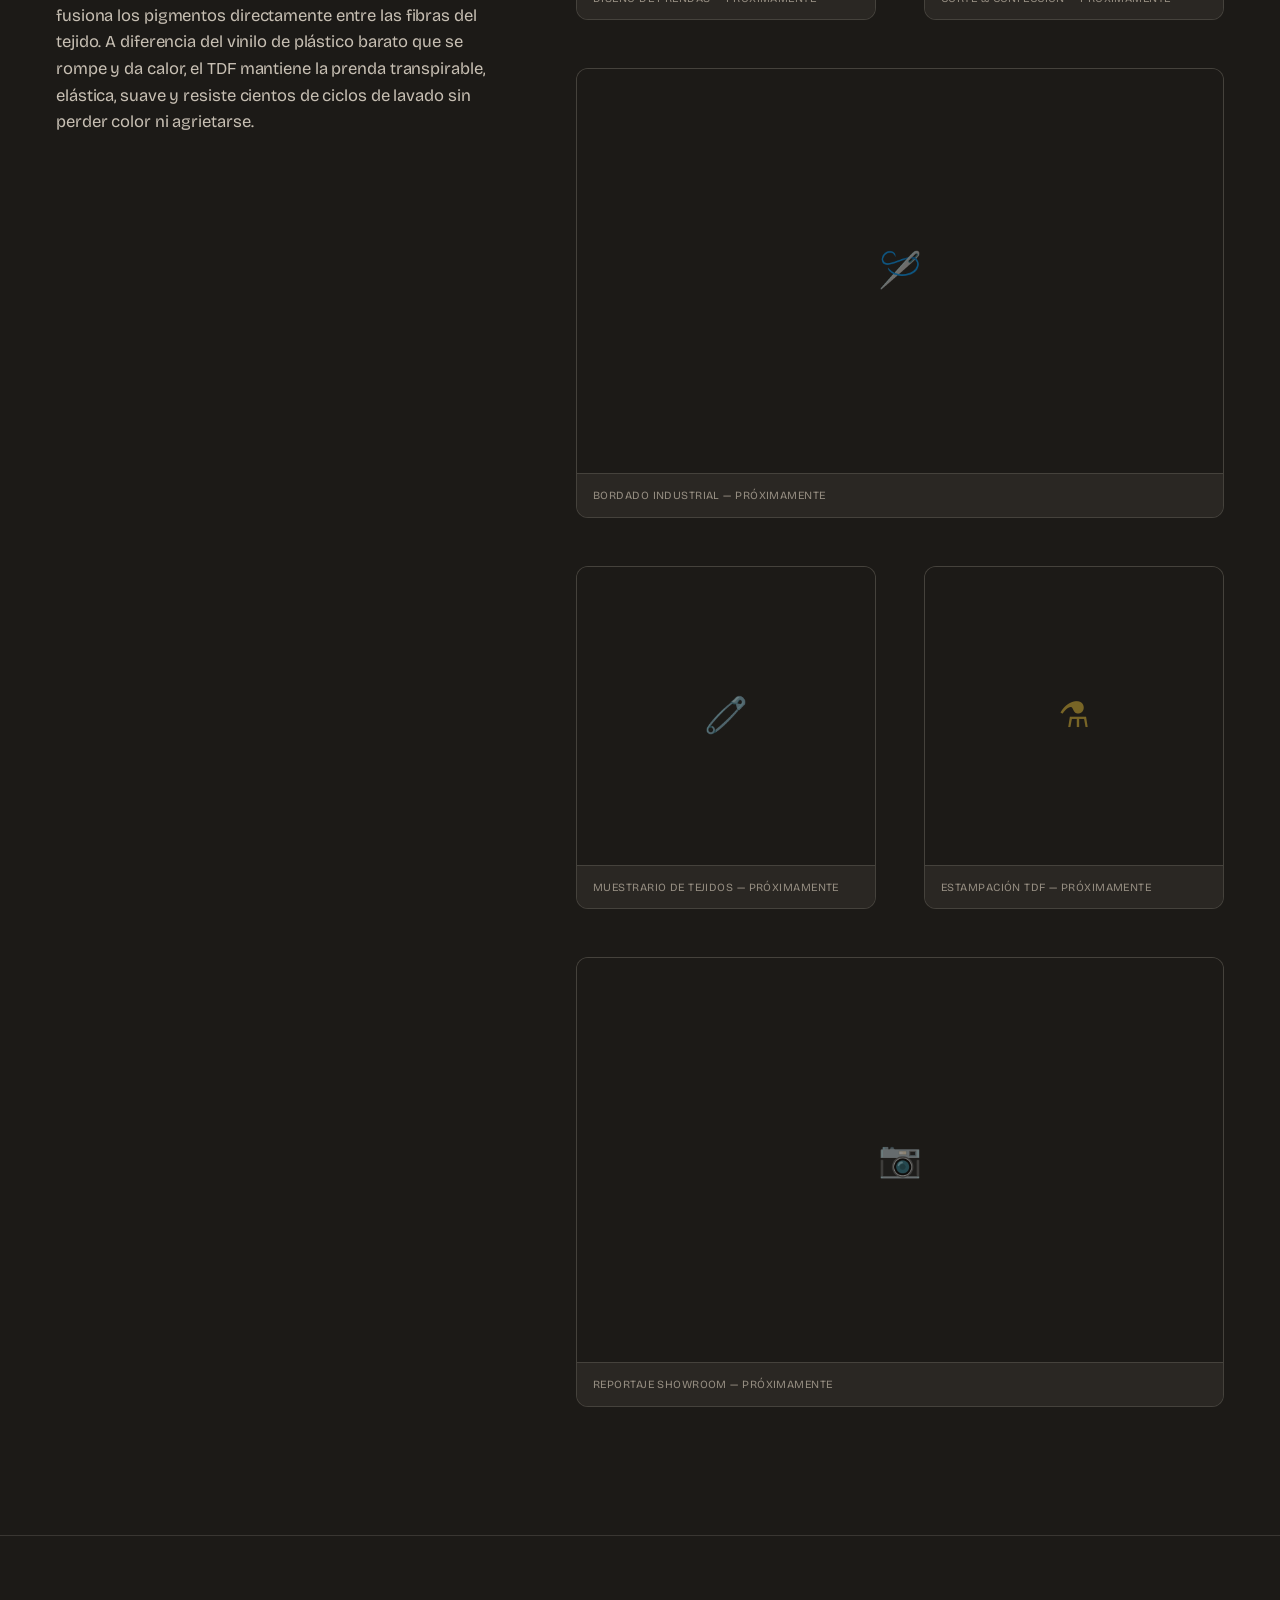
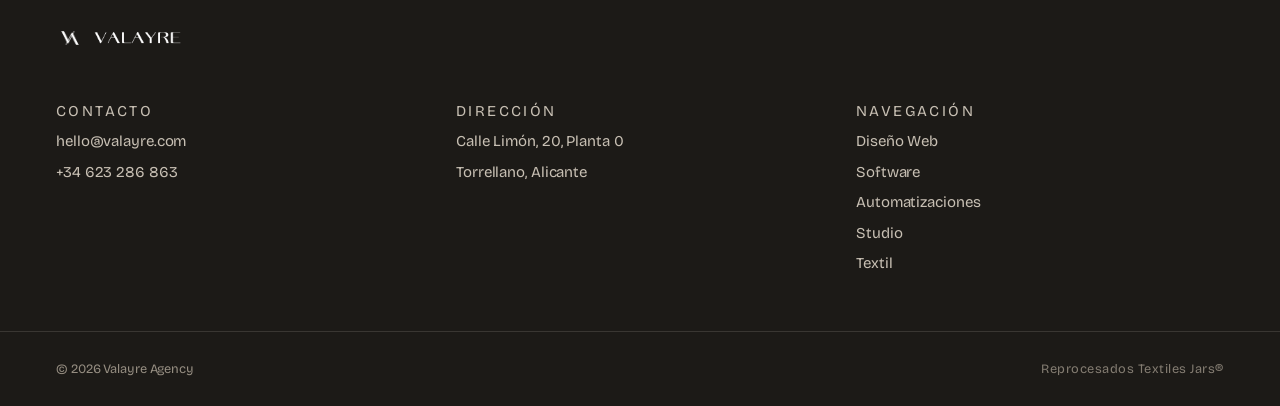
<file: textil.html>
<!DOCTYPE html>
<html lang="es">
<head>
  <meta charset="UTF-8" />
  <meta name="viewport" content="width=device-width, initial-scale=1.0, viewport-fit=cover" />
  <title>Showroom Textil & Moda de Alta Calidad — Valayre</title>
  <meta name="description" content="Llevamos la inteligencia artificial y el diseño de alta costura a las prendas físicas. Creación de marcas, bordados y TDF premium." />
  <meta name="theme-color" content="#1C1A17" />
  <link rel="icon" type="image/png" href="assets/va-monogram.png" />
  <link rel="apple-touch-icon" href="assets/va-monogram.png" />
  <link rel="preconnect" href="https://fonts.googleapis.com" />
  <link rel="preconnect" href="https://fonts.gstatic.com" crossorigin />
  <link href="https://fonts.googleapis.com/css2?family=Bricolage+Grotesque:opsz,wght@12..96,200..800&display=swap" rel="stylesheet" />
  <link rel="stylesheet" href="styles.css" />
</head>
<body data-page="textil" class="theme-textil">

  <!-- ===================== PRELOADER ===================== -->
  <div class="loader" id="loader" aria-hidden="true">
    <div class="loader__inner">
      <div class="loader__3d-wrapper">
        <img src="assets/va-monogram-white.png" alt="Valayre Logo" class="loader__mark-3d" />
      </div>
      <div class="loader__title-wrapper">
        <span class="loader__letter">V</span>
        <span class="loader__letter">A</span>
        <span class="loader__letter">L</span>
        <span class="loader__letter">A</span>
        <span class="loader__letter">Y</span>
        <span class="loader__letter">R</span>
        <span class="loader__letter">E</span>
      </div>
    </div>
  </div>

  <!-- ===================== FX LAYERS ===================== -->
  <canvas class="fx-canvas" id="fxCanvas" aria-hidden="true"></canvas>
  <div class="grain" aria-hidden="true"></div>
  <div class="cursor" id="cursor" aria-hidden="true"><span class="cursor__label" id="cursorLabel"></span></div>
  <div class="scroll-progress" id="scrollProgress" aria-hidden="true"></div>

  <!-- ===================== NAV ===================== -->
  <header class="nav" id="nav">
    <div class="wrap nav__inner">
      <a href="index.html" class="brand" data-cursor="Inicio" aria-label="Valayre Agency">
        <img src="assets/va-monogram-white.png" alt="" class="brand__mark" />
        <img src="assets/valayre-wordmark-light.png" alt="Valayre" class="brand__wordmark" />
      </a>

      <nav class="nav__links" aria-label="Principal">
        <a href="index.html#enfoque" data-i18n="nav.approach">Enfoque</a>
        <a href="diseno-web.html" data-i18n="nav.web">Diseño Web</a>
        <a href="software.html" data-i18n="nav.software">Software</a>
        <a href="automatizaciones.html" data-i18n="nav.auto">Automatizaciones</a>
        <a href="studio.html" data-i18n="nav.studio">Studio</a>
        <a href="textil.html" data-i18n="nav.textil" class="is-active">Textil</a>
        <a href="contacto.html" data-i18n="nav.contact">Contacto</a>
      </nav>

      <div class="nav__actions">
        <button class="lang" id="langSwitch" aria-label="Idioma / Language">
          <span data-lang-opt="es" class="is-active">ES</span><i>/</i><span data-lang-opt="en">EN</span>
        </button>
        <a href="tel:+34623286863" class="btn btn--solid nav__cta" data-magnetic data-cursor="Llamar" data-i18n="nav.cta">Llamar ahora</a>
        <button class="nav__toggle" id="navToggle" aria-label="Menu" data-cursor="Menu">
          <span class="nav__toggle-bar"></span>
          <span class="nav__toggle-bar"></span>
        </button>
      </div>
    </div>
    <div class="nav__mobile-menu" id="navMobileMenu">
      <a href="index.html" class="nav__mobile-link" data-i18n="nav.home">Inicio</a>
      <a href="diseno-web.html" class="nav__mobile-link" data-i18n="nav.web">Diseño Web</a>
      <a href="software.html" class="nav__mobile-link" data-i18n="nav.software">Software</a>
      <a href="automatizaciones.html" class="nav__mobile-link" data-i18n="nav.auto">Automatizaciones</a>
      <a href="studio.html" class="nav__mobile-link" data-i18n="nav.studio">Valayre Studio</a>
      <a href="textil.html" class="nav__mobile-link is-active" data-i18n="nav.textil">Showroom Textil</a>
      <a href="tel:+34623286863" class="nav__mobile-link nav__mobile-link--cta" data-i18n="nav.cta">Llamar ahora</a>
    </div>
  </header>

  <main>
    <!-- ===================== HERO ===================== -->
    <section class="sub-hero">
      <div class="wrap">
        <p class="eyebrow reveal" data-i18n="textil.eyebrow">TEJIDO E INNOVACIÓN</p>
        <h1 class="sub-hero__title">
          <span class="line" data-i18n="textil.title1">La unión perfecta entre</span>
          <span class="line line--accent" data-i18n="textil.title2">diseño digital y ropa física.</span>
        </h1>
        <p class="sub-hero__lead reveal" data-i18n="textil.lead">
          En Valayre llevamos la tecnología y el diseño inteligente a prendas de vestir reales. Creamos marcas personalizadas de ropa, bordados de precisión industrial y estampaciones directas premium de máxima durabilidad.
        </p>
        <div class="sub-hero__cta reveal">
          <a href="https://valayre.com" target="_blank" class="btn btn--solid btn--lg" data-magnetic data-cursor="Visitar" data-i18n="textil.cta">Ver tienda textil valayre.com ↗</a>
        </div>
      </div>
    </section>

    <!-- ===================== STICKY SCROLL PHOTOGRAPHIC SHOWCASE ===================== -->
    <section class="textil-showroom-grid">
      <div class="wrap">
        <div class="showroom-split">
          <!-- Text column (sticky as you scroll images) -->
          <div class="showroom-split__info">
            <div class="sticky-text-block">
              <span class="ts-num">01</span>
              <h2 class="ts-title" data-i18n="textil.t1.title">Marcas de ropa a medida</h2>
              <p class="ts-desc" data-i18n="textil.t1.desc">
                Desarrollamos líneas completas de prendas personalizadas desde el patrón original. Seleccionamos materiales de alto gramaje y tacto ultra suave para crear ropa que se siente de lujo nada más ponérsela, pensada tanto para merchandising corporativo premium como para firmas de moda independientes.
              </p>
            </div>
            
            <div class="sticky-text-block">
              <span class="ts-num">02</span>
              <h2 class="ts-title" data-i18n="textil.t2.title">Bordados de alta definición</h2>
              <p class="ts-desc" data-i18n="textil.t2.desc">
                Cosemos tus logos y diseños directamente en la tela utilizando maquinaria de alta precisión y alta densidad de hilo. Nuestros bordados resisten cualquier esfuerzo y lavado, manteniendo un relieve nítido, elegante y profesional.
              </p>
            </div>

            <div class="sticky-text-block">
              <span class="ts-num">03</span>
              <h2 class="ts-title" data-i18n="textil.t3.title">Estampación TDF de gran resistencia</h2>
              <p class="ts-desc" data-i18n="textil.t3.desc">
                La técnica TDF (Transfer Directo sobre Film) inyecta y fusiona los pigmentos directamente entre las fibras del tejido. A diferencia del vinilo de plástico barato que se rompe y da calor, el TDF mantiene la prenda transpirable, elástica, suave y resiste cientos de ciclos de lavado sin perder color ni agrietarse.
              </p>
            </div>
          </div>

          <!-- Images column (scrolling) -->
          <div class="showroom-split__media">
            <!-- Full banner placeholder 1 -->
            <div class="showroom-media-card reveal">
              <div class="showroom-media-placeholder">
                <span class="placeholder-icon">✦</span>
              </div>
              <span class="showroom-media-card__lbl" data-i18n="textil.img1">Catálogo General — Próximamente</span>
            </div>

            <!-- Double grid 1 -->
            <div class="showroom-media-row">
              <div class="showroom-media-card reveal">
                <div class="showroom-media-placeholder">
                  <span class="placeholder-icon">✄</span>
                </div>
                <span class="showroom-media-card__lbl" data-i18n="textil.img2">Diseño de Prendas — Próximamente</span>
              </div>
              <div class="showroom-media-card reveal">
                <div class="showroom-media-placeholder">
                  <span class="placeholder-icon">⚿</span>
                </div>
                <span class="showroom-media-card__lbl" data-i18n="textil.img3">Corte & Confección — Próximamente</span>
              </div>
            </div>

            <!-- Single placeholder 2 -->
            <div class="showroom-media-card reveal">
              <div class="showroom-media-placeholder">
                <span class="placeholder-icon">🪡</span>
              </div>
              <span class="showroom-media-card__lbl" data-i18n="textil.img4">Bordado Industrial — Próximamente</span>
            </div>

            <!-- Double grid 2 -->
            <div class="showroom-media-row">
              <div class="showroom-media-card reveal">
                <div class="showroom-media-placeholder">
                  <span class="placeholder-icon">🧷</span>
                </div>
                <span class="showroom-media-card__lbl" data-i18n="textil.img5">Muestrario de Tejidos — Próximamente</span>
              </div>
              <div class="showroom-media-card reveal">
                <div class="showroom-media-placeholder">
                  <span class="placeholder-icon">⚗</span>
                </div>
                <span class="showroom-media-card__lbl" data-i18n="textil.img6">Estampación TDF — Próximamente</span>
              </div>
            </div>

            <!-- Full banner placeholder 2 -->
            <div class="showroom-media-card reveal">
              <div class="showroom-media-placeholder">
                <span class="placeholder-icon">📷</span>
              </div>
              <span class="showroom-media-card__lbl" data-i18n="textil.img7">Reportaje Showroom — Próximamente</span>
            </div>
          </div>
        </div>
      </div>
    </section>
  </main>

  <!-- ===================== FOOTER ===================== -->
  <footer class="footer">
    <div class="wrap footer__top">
      <div class="footer__brand">
        <a href="index.html" class="brand" data-cursor="Inicio" aria-label="Valayre Agency">
          <img src="assets/va-monogram-white.png" alt="" class="brand__mark" />
          <img src="assets/valayre-wordmark-light.png" alt="Valayre" class="brand__wordmark" />
        </a>
      </div>
      <div class="footer__cols">
        <div class="footer__col">
          <p class="footer__label" data-i18n="footer.contact">Contacto</p>
          <a href="mailto:hello@valayre.com" data-cursor="Escribir">hello@valayre.com</a>
          <a href="tel:+34623286863" data-cursor="Llamar">+34 623 286 863</a>
        </div>
        <div class="footer__col">
          <p class="footer__label" data-i18n="footer.address">Dirección</p>
          <p>Calle Limón, 20, Planta 0</p>
          <p>Torrellano, Alicante</p>
        </div>
        <div class="footer__col">
          <p class="footer__label" data-i18n="footer.site">Navegación</p>
          <a href="diseno-web.html" data-i18n="nav.web">Diseño Web</a>
          <a href="software.html" data-i18n="nav.software">Software</a>
          <a href="automatizaciones.html" data-i18n="nav.auto">Automatizaciones</a>
          <a href="studio.html" data-i18n="nav.studio">Valayre Studio</a>
          <a href="textil.html" data-i18n="nav.textil">Textil</a>
        </div>
      </div>
    </div>
    <div class="wrap footer__bottom">
      <p>© <span id="year"></span> Valayre Agency</p>
      <p class="footer__parent">Reprocesados Textiles Jars®</p>
    </div>
  </footer>

  <!-- ===================== MOBILE CALL BAR ===================== -->
  <div class="callbar" id="callbar">
    <a href="tel:+34623286863" class="callbar__a callbar__call" data-i18n="callbar.call">Llamar ahora</a>
    <a href="index.html#presupuesto" class="callbar__a callbar__book" data-i18n="callbar.book">Presupuesto</a>
  </div>



  <script src="app.js"></script>
</body>
</html>
</file>
<file: styles.css>
/* =========================================================
   VALAYRE AGENCY — Premium design system
   Type: Bricolage Grotesque — single display + copy.
   ========================================================= */

/* ---------- RESET ---------- */
*, *::before, *::after { box-sizing: border-box; margin: 0; padding: 0; }
html { -webkit-text-size-adjust: 100%; }
img { max-width: 100%; display: block; }
a { color: inherit; text-decoration: none; }
button { font: inherit; color: inherit; background: none; border: none; cursor: pointer; }
ul, ol { list-style: none; }

/* ---------- TOKENS ---------- */
:root {
  --bone:      #F4F1EA;
  --bone-2:    #ECE8DE;
  --ink:       #0E1116;
  --ink-2:     #4A4E55;
  --ink-3:     #8A8D93;
  --line:      rgba(14, 17, 22, 0.13);
  --line-soft: rgba(14, 17, 22, 0.07);
  --accent:    #3554F4;      /* restrained electric */
  --paper:     #FBFAF6;

  --display: 'Bricolage Grotesque', system-ui, -apple-system, sans-serif;
  --sans:    'Bricolage Grotesque', system-ui, -apple-system, sans-serif;

  --wrap:   1280px;
  --gutter: clamp(1.25rem, 4.5vw, 3.5rem);
  --ease:   cubic-bezier(0.16, 1, 0.3, 1);
  --ease-io:cubic-bezier(0.65, 0.05, 0, 1);
  --nav-h:  76px;
}

/* ---------- BASE ---------- */
html { scroll-behavior: smooth; }
body {
  font-family: var(--sans);
  background: var(--bone);
  color: var(--ink);
  line-height: 1.55;
  font-size: 16px;
  font-weight: 400;
  letter-spacing: -0.006em;
  -webkit-font-smoothing: antialiased;
  text-rendering: optimizeLegibility;
  overflow-x: hidden;
  transition: background 0.6s var(--ease), color 0.6s var(--ease);
}
body.is-loading { overflow: hidden; height: 100vh; }
.wrap { width: 100%; max-width: var(--wrap); margin-inline: auto; padding-inline: var(--gutter); }

/* ---------- THEME SPECIFIC OVERRIDES ---------- */
body.theme-software, body.theme-studio {
  background: #090B0F;
  color: #FBFAF6;
  --bone:      #090B0F;
  --bone-2:    #141720;
  --ink:       #FBFAF6;
  --ink-2:     #C5C9D0;
  --ink-3:     #787C85;
  --line:      rgba(255, 255, 255, 0.12);
  --line-soft: rgba(255, 255, 255, 0.06);
  --paper:     #0F131C;
  --accent:    #00E5FF; /* glowing cyan for software themes */
}
body.theme-textil {
  background: #1C1A17;
  color: #E6DFD3;
  --bone:      #1C1A17;
  --bone-2:    #2A2723;
  --ink:       #E6DFD3;
  --ink-2:     #C7BFB3;
  --ink-3:     #968E82;
  --line:      rgba(230, 223, 211, 0.14);
  --line-soft: rgba(230, 223, 211, 0.07);
  --paper:     #25221F;
  --accent:    #D4AF37; /* gold sand accent for editorial textil */
}
body.theme-auto {
  background: #FAF6EE;
  color: #1C1A17;
  --bone:      #FAF6EE;
  --bone-2:    #EFEAE0;
  --ink:       #1C1A17;
  --ink-2:     #524E48;
  --ink-3:     #948E84;
  --line:      rgba(28, 26, 23, 0.12);
  --line-soft: rgba(28, 26, 23, 0.06);
  --paper:     #FCFAF5;
  --accent:    #E2A228; /* deep warm amber for automations */
}

/* Make solid black background of monogram transparent on dark page themes */
body.theme-software .brand__mark,
body.theme-studio .brand__mark,
body.theme-textil .brand__mark,
body.theme-software .loader__mark-3d,
body.theme-studio .loader__mark-3d,
body.theme-textil .loader__mark-3d {
  mix-blend-mode: screen;
}

/* Typography styles */
.hero__title, .sec-title, .srv__title, .step__t, .stat__n,
.manifesto__title, .quote__title, .quote__amount, .cta__title,
.marquee__track span, .footer__word, .loader__count, .sub-hero__title,
.web-card__title, .case-title, .ts-title {
  font-weight: 500;
  letter-spacing: -0.03em;
}
.hero__title, .cta__title, .quote__amount, .stat__n, .sub-hero__title { letter-spacing: -0.035em; }

body.has-cursor, body.has-cursor a, body.has-cursor button { cursor: none; }

/* ---------- FX: shader canvas + grain ---------- */
.fx-canvas { position: fixed; inset: 0; z-index: 0; width: 100%; height: 100%; opacity: 0.9; pointer-events: none; }
.grain {
  position: fixed; inset: 0; z-index: 1; pointer-events: none; opacity: 0.4; mix-blend-mode: multiply;
  background-image: url("data:image/svg+xml,%3Csvg xmlns='http://www.w3.org/2000/svg' width='140' height='140'%3E%3Cfilter id='n'%3E%3CfeTurbulence type='fractalNoise' baseFrequency='0.8' numOctaves='2' stitchTiles='stitch'/%3E%3C/filter%3E%3Crect width='100%25' height='100%25' filter='url(%23n)' opacity='0.05'/%3E%3C/svg%3E");
}
main, .nav, .footer, .marquee, .callbar { position: relative; z-index: 2; }

/* ---------- CUSTOM CURSOR ---------- */
.cursor {
  position: fixed; top: 0; left: 0; z-index: 200; width: 9px; height: 9px; border-radius: 50%;
  box-sizing: border-box; border: 1.5px solid transparent;
  background: var(--ink); pointer-events: none; transform: translate(-50%, -50%);
  transition: width 0.3s var(--ease), height 0.3s var(--ease), background 0.3s var(--ease), border-color 0.3s var(--ease), opacity 0.3s;
  display: none; mix-blend-mode: normal;
}
.cursor.is-active { display: block; }
.cursor.on-dark { background: var(--bone); }
body.theme-software .cursor.on-dark,
body.theme-studio .cursor.on-dark {
  background: #FBFAF6;
}
body.theme-textil .cursor.on-dark {
  background: #E6DFD3;
}
@media (max-width: 1023px), (hover: none), (pointer: coarse) {
  .cursor { display: none !important; }
  body.has-cursor, body.has-cursor a, body.has-cursor button { cursor: auto; }
}
.cursor.is-hover { width: 34px; height: 34px; background: transparent; border-color: var(--ink); }
.cursor.is-hover.on-dark { background: transparent; border-color: var(--bone); }
body.theme-software .cursor.is-hover.on-dark,
body.theme-studio .cursor.is-hover.on-dark {
  background: transparent;
  border-color: #FBFAF6;
}
body.theme-textil .cursor.is-hover.on-dark {
  background: transparent;
  border-color: #E6DFD3;
}
.cursor__label {
  position: absolute; top: 100%; left: 50%; margin-top: 9px;
  padding: 4px 9px; border-radius: 999px; background: var(--ink); color: var(--bone);
  font-family: var(--sans); font-size: 10px; font-weight: 600; letter-spacing: 0.05em;
  opacity: 0; transform: translate(-50%, -4px) scale(0.8); transform-origin: top center;
  transition: opacity 0.28s, transform 0.28s var(--ease);
  text-transform: uppercase; white-space: nowrap; line-height: 1;
}
.cursor.on-dark .cursor__label { background: var(--bone); color: var(--ink); }
.cursor.is-hover .cursor__label { opacity: 1; transform: translate(-50%, 0) scale(1); }

/* ---------- SCROLL PROGRESS ---------- */
.scroll-progress {
  position: fixed; top: 0; left: 0; height: 2px; width: 0%;
  background: var(--ink); z-index: 100; transform-origin: left;
}

/* ---------- PRELOADER ---------- */
.loader {
  position: fixed; inset: 0; z-index: 300; background: var(--bone);
  display: grid; place-items: center; transition: opacity 0.7s var(--ease), visibility 0.7s;
}
.loader.is-done { opacity: 0; visibility: hidden; pointer-events: none; }
.loader__inner { display: flex; flex-direction: column; align-items: center; }

.loader__3d-wrapper {
  perspective: 800px;
  display: flex;
  justify-content: center;
  align-items: center;
  width: 80px;
  height: 80px;
}
.loader__mark-3d {
  width: 100%;
  height: 100%;
  object-fit: contain;
  animation: rotate3dLogo 3.2s infinite linear;
}
@keyframes rotate3dLogo {
  0% { transform: rotateY(0deg) rotateX(0deg); }
  100% { transform: rotateY(360deg) rotateX(360deg); }
}
.loader__title-wrapper {
  display: flex;
  margin-top: 1.4rem;
  font-family: var(--display);
  font-weight: 500;
  font-size: 1.35rem;
  letter-spacing: 0.35em;
  color: var(--ink);
  text-transform: uppercase;
  padding-left: 0.35em; /* offsets trailing letter-spacing */
}
.loader__letter {
  display: inline-block;
  opacity: 0;
  transform: translateY(8px);
  animation: letterReveal 0.7s cubic-bezier(0.16, 1, 0.3, 1) forwards;
}
.loader__letter:nth-child(1) { animation-delay: 0.1s; }
.loader__letter:nth-child(2) { animation-delay: 0.18s; }
.loader__letter:nth-child(3) { animation-delay: 0.26s; }
.loader__letter:nth-child(4) { animation-delay: 0.34s; }
.loader__letter:nth-child(5) { animation-delay: 0.42s; }
.loader__letter:nth-child(6) { animation-delay: 0.5s; }
.loader__letter:nth-child(7) { animation-delay: 0.58s; }

@keyframes letterReveal {
  to {
    opacity: 1;
    transform: translateY(0);
  }
}

/* ---------- EYEBROW ---------- */
.eyebrow {
  display: inline-flex; align-items: center; gap: 0.7em;
  font-family: var(--sans); font-size: 0.72rem; font-weight: 500;
  letter-spacing: 0.2em; text-transform: uppercase; color: var(--ink-2);
}
.eyebrow::before { content: ""; width: 26px; height: 1px; background: currentColor; opacity: 0.55; }
.eyebrow--inv { color: rgba(255,255,255,0.7); }

/* ---------- BUTTONS ---------- */
.btn {
  --py: 0.85em; --px: 1.6em;
  position: relative; display: inline-flex; align-items: center; justify-content: center; gap: 0.6em;
  padding: var(--py) var(--px); font-family: var(--sans); font-size: 0.92rem; font-weight: 500;
  letter-spacing: 0.005em; border-radius: 100px; border: 1px solid transparent;
  overflow: hidden; isolation: isolate; transition: color 0.4s var(--ease), border-color 0.4s var(--ease);
  will-change: transform;
}
.btn--lg { --py: 1.05em; --px: 2.1em; font-size: 1rem; }
.btn::after {
  content: ""; position: absolute; inset: 0; z-index: -1; border-radius: inherit;
  transform: scaleY(0); transform-origin: bottom; transition: transform 0.5s var(--ease);
}
.btn:hover::after { transform: scaleY(1); }

.btn--solid { background: var(--ink); color: var(--bone); }
.btn--solid::after { background: var(--accent); transform-origin: bottom; }
.btn--solid:hover { color: #fff; }

.btn--line { border-color: var(--line); color: var(--ink); }
.btn--line::after { background: var(--ink); }
.btn--line:hover { color: var(--bone); border-color: var(--ink); }

.btn--solid-inv { background: var(--bone); color: var(--ink); }
.btn--solid-inv::after { background: var(--accent); }
.btn--solid-inv:hover { color: #fff; }

.btn--line-inv { border-color: rgba(255,255,255,0.28); color: #fff; }
.btn--line-inv::after { background: var(--bone); }
.btn--line-inv:hover { color: var(--ink); border-color: var(--bone); }

/* ---------- NAV ---------- */
.nav {
  position: fixed; top: 0; left: 0; right: 0; z-index: 50; height: var(--nav-h);
  display: flex; align-items: center;
  background: color-mix(in srgb, var(--bone) 72%, transparent);
  backdrop-filter: saturate(180%) blur(16px); -webkit-backdrop-filter: saturate(180%) blur(16px);
  border-bottom: 1px solid transparent; transition: border-color 0.5s var(--ease), transform 0.5s var(--ease), background 0.5s var(--ease);
}
.nav.is-scrolled { border-bottom-color: var(--line); }
.nav.is-hidden { transform: translateY(-100%); }
.nav__inner { display: flex; align-items: center; justify-content: space-between; gap: 1.5rem; width: 100%; }

.brand { display: flex; align-items: center; gap: 0.6rem; }
.brand__mark { width: 28px; height: 28px; object-fit: contain; }
.brand__wordmark { height: 22px; width: auto; object-fit: contain; display: block; }

.nav__links { display: none; gap: 1.8rem; }
.nav__links a { position: relative; font-size: 0.9rem; color: var(--ink-2); transition: color 0.3s; }
.nav__links a::after { content:""; position:absolute; left:0; bottom:-5px; width:0; height:1px; background: var(--ink); transition: width 0.4s var(--ease); }
.nav__links a:hover { color: var(--ink); } .nav__links a:hover::after { width: 100%; }
.nav__links a.is-active { color: var(--ink); font-weight: 500; }
.nav__links a.is-active::after { width: 100%; background: var(--accent); }

.nav__actions { display: flex; align-items: center; gap: 1rem; }
.lang { display: flex; align-items: center; gap: 0.35em; font-size: 0.8rem; font-weight: 500; letter-spacing: 0.06em; color: var(--ink-3); }
.lang span { transition: color 0.3s; padding: 0.15em; }
.lang span.is-active { color: var(--ink); }
.lang i { font-style: normal; opacity: 0.4; }
.nav__cta { display: none; }

/* ---------- MOBILE MENU BUTTON ---------- */
.nav__toggle {
  display: flex;
  flex-direction: column;
  justify-content: center;
  gap: 5px;
  width: 32px;
  height: 32px;
  background: transparent;
  border: none;
  cursor: pointer;
  padding: 4px;
  z-index: 105;
  box-sizing: border-box;
}
.nav__toggle-bar {
  width: 24px;
  height: 2px;
  background: var(--ink);
  border-radius: 2px;
  transition: transform 0.3s var(--ease), opacity 0.3s;
  transform-origin: center;
  display: block;
}
@media (min-width: 1024px) {
  .nav__toggle { display: none !important; }
}

/* Hamburger active state morph to X */
.nav.is-open .nav__toggle-bar:nth-child(1) {
  transform: translateY(3.5px) rotate(45deg);
}
.nav.is-open .nav__toggle-bar:nth-child(2) {
  transform: translateY(-3.5px) rotate(-45deg);
}

/* ---------- MOBILE DROP-DOWN MENU (SOLID HIGHER CONTRAST) ---------- */
.nav__mobile-menu {
  position: absolute;
  top: 100%;
  left: 0;
  right: 0;
  background: var(--bone);
  border-bottom: 1px solid var(--line);
  padding: 1.5rem var(--gutter) 2rem var(--gutter);
  display: flex;
  flex-direction: column;
  gap: 1.2rem;
  opacity: 0;
  visibility: hidden;
  transform: translateY(-10px);
  transition: transform 0.4s var(--ease), opacity 0.4s, visibility 0.4s;
  z-index: 99;
}
.nav.is-open .nav__mobile-menu {
  opacity: 1;
  visibility: visible;
  transform: translateY(0);
}
.nav__mobile-link {
  font-family: var(--display);
  font-size: 1.35rem;
  font-weight: 500;
  color: var(--ink-2);
  text-decoration: none;
  transition: color 0.3s;
  letter-spacing: 0.02em;
}
.nav__mobile-link:hover,
.nav__mobile-link.is-active {
  color: var(--ink);
}
.nav__mobile-link--cta {
  margin-top: 0.5rem;
  font-family: var(--sans);
  font-size: 0.9rem;
  font-weight: 500;
  color: var(--bone) !important;
  background: var(--ink);
  padding: 0.75rem;
  border-radius: 100px;
  text-align: center;
  letter-spacing: 0.02em;
}

/* ---------- HERO ---------- */
.hero { min-height: 100svh; display: flex; flex-direction: column; justify-content: center; padding-top: calc(var(--nav-h) + 3vh); padding-bottom: 2rem; }
.hero__inner { flex: 1; display: flex; flex-direction: column; justify-content: center; }
.hero__eyebrow { margin-bottom: clamp(1.4rem, 4vw, 2.4rem); }
.hero__title {
  font-family: var(--display); font-weight: 400;
  font-size: clamp(2.55rem, 8.2vw, 7rem); line-height: 0.98; letter-spacing: -0.02em;
}
.hero__title .line { display: block; overflow: hidden; }
.hero__title .line > span, .hero__title .line { will-change: transform; }
.line--accent { color: var(--accent) !important; }
.hero__foot { display: flex; flex-direction: column; gap: 2rem; margin-top: clamp(2rem, 5vw, 3.2rem); }
.hero__lead { font-size: clamp(1.05rem, 2vw, 1.28rem); color: var(--ink-2); max-width: 46ch; line-height: 1.5; }
.hero__cta { display: flex; flex-wrap: wrap; gap: 0.85rem; }

.hero__meta { display: flex; align-items: center; justify-content: space-between; gap: 1rem; padding-top: clamp(1.5rem, 4vw, 2.5rem); border-top: 1px solid var(--line); }
.hero__avail { display: inline-flex; align-items: center; gap: 0.6em; font-size: 0.85rem; color: var(--ink-2); letter-spacing: 0.01em; }
.dot { width: 8px; height: 8px; border-radius: 50%; background: #1ea672; position: relative; flex: none; }
.dot::after { content:""; position:absolute; inset:-4px; border-radius:50%; border:1px solid #1ea672; animation: ping 2.2s infinite; }
@keyframes ping { 0%{transform:scale(.5);opacity:.9} 100%{transform:scale(1.7);opacity:0} }
.hero__scroll { display: none; align-items: center; gap: 0.7em; font-size: 0.8rem; letter-spacing: 0.14em; text-transform: uppercase; color: var(--ink-2); }
.hero__scroll i { width: 34px; height: 1px; background: var(--ink-2); position: relative; overflow: hidden; }
.hero__scroll i::after { content:""; position:absolute; inset:0; background: var(--ink); transform: translateX(-100%); animation: sweep 2.4s var(--ease) infinite; }
@keyframes sweep { 0%{transform:translateX(-100%)} 60%,100%{transform:translateX(100%)} }

/* ---------- MARQUEE ---------- */
.marquee { border-block: 1px solid var(--line); padding-block: 1.4rem; overflow: hidden; white-space: nowrap; background: var(--bone); }
.marquee__track { display: inline-flex; align-items: center; gap: 2.5rem; will-change: transform; }
.marquee__track span { font-family: var(--display); font-size: clamp(1.4rem, 3.5vw, 2.4rem); letter-spacing: -0.01em; color: var(--ink); }
.marquee__track i { font-style: normal; color: var(--accent); font-size: 1rem; }

/* ---------- MANIFESTO ---------- */
.manifesto { padding-block: clamp(6rem, 16vw, 13rem); }
.manifesto__title { font-family: var(--display); font-weight: 400; font-size: clamp(2rem, 6.5vw, 5.2rem); line-height: 1.05; letter-spacing: -0.02em; max-width: 20ch; }
.manifesto__title .w { display: inline-block; opacity: 1; transition: opacity 0.6s var(--ease); }
.js .manifesto__title .w:not(.is-lit) { opacity: 0.12; }
.manifesto__title .w.w--mut.is-lit, .manifesto__title .w.is-lit { opacity: 1; }
.manifesto__title .w--mut { color: var(--ink-3); }
.manifesto__title .w--mut.is-lit { color: var(--ink-2); }

/* ---------- SECTION HEAD ---------- */
.sec-head { max-width: 40ch; margin-bottom: clamp(2.5rem, 6vw, 4.5rem); }
.sec-title { font-family: var(--display); font-weight: 400; font-size: clamp(1.9rem, 5vw, 3.4rem); line-height: 1.06; letter-spacing: -0.02em; margin-top: 1.1rem; }
.sec-sub { color: var(--ink-2); margin-top: 1.1rem; font-size: 1.05rem; max-width: 44ch; }

/* ---------- SERVICES GRID (HOME PORTAL) ---------- */
.services { padding-bottom: clamp(4rem, 10vw, 8rem); }
.srv { border-top: 1px solid var(--line); }
.srv__item {
  display: grid; grid-template-columns: 1fr; gap: 1rem; align-items: start;
  padding-block: clamp(2rem, 5vw, 3.4rem); border-bottom: 1px solid var(--line);
  position: relative; transition: padding-left 0.5s var(--ease);
}
.srv__item::before { content:""; position:absolute; left:0; top:0; height:1px; width:0; background: var(--ink); transition: width 0.6s var(--ease); }
.srv__item:hover::before { width: 100%; }
.srv__idx { font-family: var(--sans); font-size: 0.8rem; font-weight: 500; letter-spacing: 0.1em; color: var(--ink-3); }
.srv__title { font-family: var(--display); font-weight: 400; font-size: clamp(1.7rem, 4.5vw, 2.6rem); line-height: 1.04; letter-spacing: -0.02em; transition: color 0.3s; }
.srv__item:hover .srv__title { color: var(--accent); }
.srv__text { color: var(--ink-2); font-size: 1.02rem; line-height: 1.55; margin-top: 0.5rem; max-width: 52ch; }
.srv__tags { display: flex; flex-wrap: wrap; gap: 0.5rem; margin-top: 0.4rem; }
.srv__tags li { font-size: 0.78rem; letter-spacing: 0.03em; color: var(--ink-2); border: 1px solid var(--line); border-radius: 100px; padding: 0.4em 0.9em; transition: all 0.3s; }
.srv__item:hover .srv__tags li { border-color: var(--ink); color: var(--ink); }

/* ---------- PROCESS ---------- */
.process { padding-block: clamp(4rem, 11vw, 8rem); }
.steps { display: grid; grid-template-columns: 1fr; gap: 0; }
.step { padding-block: 1.8rem; border-top: 1px solid var(--line); }
.step:last-child { border-bottom: 1px solid var(--line); }
.step__n { font-family: var(--sans); font-size: 0.8rem; font-weight: 500; letter-spacing: 0.12em; color: var(--accent); }
.step__t { font-family: var(--display); font-weight: 400; font-size: clamp(1.5rem, 3.5vw, 2.1rem); margin: 0.4rem 0 0.5rem; letter-spacing: -0.01em; }
.step__d { color: var(--ink-2); max-width: 44ch; }

/* ---------- STATS ---------- */
.stats { padding-block: clamp(3rem, 8vw, 6rem); }
.stats__grid { display: grid; grid-template-columns: repeat(2, 1fr); gap: 2.5rem 1.5rem; }
.stat { display: flex; flex-direction: column; gap: 0.5rem; }
.stat__n { font-family: var(--display); font-weight: 400; font-size: clamp(2.4rem, 7vw, 4.2rem); line-height: 1; letter-spacing: -0.02em; }
.stat__l { font-size: 0.9rem; color: var(--ink-2); max-width: 22ch; }

/* ---------- WORK ---------- */
.work { padding-block: clamp(4rem, 11vw, 8rem); }
.work__grid { display: grid; grid-template-columns: 1fr; gap: clamp(1.5rem, 4vw, 3rem); }
.proj { overflow: hidden; }
.proj__ph {
  aspect-ratio: 4 / 3; border: 1px solid var(--line); overflow: hidden; position: relative;
  background: radial-gradient(120% 120% at 30% 20%, var(--paper), var(--bone-2));
}
.proj__ph::before {
  content:""; position:absolute; inset:0;
  background: repeating-linear-gradient(135deg, transparent 0 20px, var(--line-soft) 20px 21px);
  transform: translateX(-6%); transition: transform 1.2s var(--ease);
}
.proj:hover .proj__ph::before { transform: translateX(6%); }
.proj__ph::after {
  content: "VALAYRE"; position: absolute; inset: 0; display: grid; place-items: center;
  font-family: var(--display); letter-spacing: 0.35em; font-size: 1.2rem; color: var(--ink-3); opacity: 0.4;
}
.proj figcaption { display: flex; align-items: center; justify-content: space-between; margin-top: 1rem; font-size: 0.85rem; }
.proj figcaption i { font-style: normal; color: var(--ink-3); letter-spacing: 0.04em; }

/* ---------- QUOTE ---------- */
.quote { padding-block: clamp(5rem, 13vw, 10rem); border-top: 1px solid var(--line); }
.quote__inner { max-width: 960px; }
.quote__title { font-family: var(--display); font-weight: 400; font-size: clamp(2rem, 6vw, 4.2rem); line-height: 1.05; letter-spacing: -0.02em; margin: 1.2rem 0 clamp(2.5rem, 6vw, 4rem); max-width: 18ch; }
.quote__range { display: grid; grid-template-columns: 1fr; gap: 2rem; padding-block: clamp(2rem, 5vw, 3rem); border-block: 1px solid var(--line); }
.quote__figure { display: flex; flex-direction: column; gap: 0.6rem; }
.quote__from { font-size: 0.85rem; letter-spacing: 0.14em; text-transform: uppercase; color: var(--ink-3); }
.quote__amount { font-family: var(--display); font-weight: 400; font-size: clamp(2.6rem, 9vw, 5rem); line-height: 1; letter-spacing: -0.02em; }
.quote__note { font-size: 0.9rem; color: var(--ink-2); }
.quote__desc { color: var(--ink-2); font-size: 1.08rem; line-height: 1.6; max-width: 46ch; align-self: center; }
.quote__cta { display: flex; flex-wrap: wrap; gap: 0.85rem; margin-top: clamp(2.5rem, 6vw, 3.5rem); }

/* ---------- FINAL CTA ---------- */
.cta { background: var(--ink); color: #fff; padding-block: clamp(5rem, 14vw, 10rem); position: relative; overflow: hidden; }
.cta::before { content:""; position:absolute; inset:0; opacity:0.55; pointer-events:none; background: radial-gradient(60% 90% at 82% 0%, rgba(53,84,244,0.4), transparent 60%); }
.cta__inner { position: relative; }
.cta__title { font-family: var(--display); font-weight: 400; font-size: clamp(2.2rem, 7vw, 5.4rem); line-height: 1.02; letter-spacing: -0.02em; margin: 1.4rem 0 clamp(2.2rem, 5vw, 3rem); }
.cta__title .line { display: block; overflow: hidden; }
.cta__actions { display: flex; flex-wrap: wrap; gap: 0.85rem; }
.cta__avail { display: inline-flex; align-items: center; gap: 0.6em; margin-top: 2rem; font-size: 0.9rem; color: rgba(255,255,255,0.65); }
.cta__avail .dot { background: #3fdd9a; } .cta__avail .dot::after { border-color: #3fdd9a; }

/* ---------- FOOTER ---------- */
.footer { background: var(--bone); padding-top: clamp(3.5rem, 8vw, 5.5rem); border-top: 1px solid var(--line); transition: background 0.5s; }
.footer__top { display: flex; flex-direction: column; gap: 3rem; padding-bottom: 3rem; }
.footer__brand { display: flex; align-items: baseline; gap: 0.6rem; }
.footer__word { font-family: var(--display); font-size: clamp(2.4rem, 9vw, 4.5rem); letter-spacing: 0.02em; line-height: 1; }
.footer__sub { font-size: 0.8rem; letter-spacing: 0.16em; text-transform: uppercase; color: var(--ink-3); }
.footer__cols { display: grid; grid-template-columns: 1fr 1fr; gap: 2rem; }
.footer__label { font-size: 0.72rem; letter-spacing: 0.16em; text-transform: uppercase; color: var(--ink-3); margin-bottom: 0.9rem; }
.footer__col a, .footer__col p { display: block; font-size: 0.94rem; color: var(--ink-2); margin-bottom: 0.45rem; transition: color 0.3s; }
.footer__col a:hover { color: var(--ink); }
.footer__bottom { display: flex; flex-direction: column; gap: 0.4rem; padding-block: 1.7rem; border-top: 1px solid var(--line); font-size: 0.8rem; color: var(--ink-3); }
.footer__parent { letter-spacing: 0.04em; opacity: 0.85; }

/* ---------- MOBILE CALL BAR ---------- */
.callbar {
  position: fixed; bottom: 0; left: 0; right: 0; z-index: 60; display: flex; gap: 0.6rem;
  padding: 0.7rem var(--gutter) calc(0.7rem + env(safe-area-inset-bottom));
  background: color-mix(in srgb, var(--bone) 84%, transparent);
  backdrop-filter: blur(16px); -webkit-backdrop-filter: blur(16px); border-top: 1px solid var(--line);
  transform: translateY(120%); transition: transform 0.5s var(--ease), background 0.5s var(--ease);
}
.callbar.is-visible { transform: translateY(0); }
.callbar__a { flex: 1; text-align: center; padding: 0.9em; border-radius: 100px; font-size: 0.94rem; font-weight: 500; }
.callbar__call { background: var(--ink); color: var(--bone); }
.callbar__book { border: 1px solid var(--line); color: var(--ink); }

/* ---------- REVEAL / SPLIT ANIM ---------- */
.reveal { transition: opacity 0.9s var(--ease-io), transform 0.9s var(--ease-io); }
.js .reveal:not(.is-in) { opacity: 0; transform: translateY(26px); }
.line > .split { display: inline-block; transition: transform 1s var(--ease-io); }
.js .line:not(.is-in) > .split { transform: translateY(110%); }

@media (prefers-reduced-motion: reduce) {
  html { scroll-behavior: auto; }
  .reveal, .line > .split { opacity: 1 !important; transform: none !important; transition: none !important; }
  .dot::after, .hero__scroll i::after, .loader__mark { animation: none; }
  .fx-canvas { display: none; }
}

/* =========================================================
   SUBPAGES BASE LAYOUT
   ========================================================= */
.sub-hero {
  padding-top: calc(var(--nav-h) + 12vh);
  padding-bottom: clamp(3rem, 8vh, 6rem);
}
.sub-hero__title {
  font-size: clamp(2.3rem, 7vw, 5.2rem);
  line-height: 0.98;
  margin-bottom: 1.8rem;
}
.sub-hero__title .line { display: block; overflow: hidden; }
.sub-hero__lead {
  font-size: clamp(1.1rem, 2.2vw, 1.35rem);
  line-height: 1.5;
  color: var(--ink-2);
  max-width: 50ch;
}
.sub-hero__cta {
  margin-top: 2.2rem;
}

/* =========================================================
   DISEÑO WEB SUBPAGE SPECIFICS
   ========================================================= */
.web-details {
  padding-bottom: clamp(4rem, 10vw, 8rem);
}
.web-grid {
  display: grid;
  grid-template-columns: 1fr;
  gap: 2rem;
  border-top: 1px solid var(--line);
  padding-top: clamp(2.5rem, 6vw, 4rem);
}
.web-card {
  background: var(--paper);
  border: 1px solid var(--line);
  border-radius: 16px;
  padding: 2.2rem;
  display: flex;
  flex-direction: column;
  gap: 1rem;
  box-shadow: 0 4px 20px rgba(0,0,0,0.01);
  transition: transform 0.4s var(--ease), border-color 0.4s var(--ease), box-shadow 0.4s var(--ease);
}
.web-card:hover {
  transform: translateY(-4px);
  border-color: var(--ink-3);
  box-shadow: 0 10px 30px rgba(0,0,0,0.03);
}
.web-card__num {
  font-size: 0.75rem;
  font-weight: 600;
  color: var(--accent);
  letter-spacing: 0.1em;
}
.web-card__title {
  font-size: 1.5rem;
  line-height: 1.2;
}
.web-card__desc {
  color: var(--ink-2);
  font-size: 0.98rem;
  line-height: 1.55;
}

.web-showcase {
  padding-block: clamp(4rem, 11vw, 8rem);
  border-top: 1px solid var(--line);
}
.showcase-box {
  display: grid;
  grid-template-columns: 1fr;
  gap: 3rem;
  align-items: center;
}
.showcase-box__text {
  display: flex;
  flex-direction: column;
  gap: 1.2rem;
  align-items: flex-start;
}
.showcase-box__title {
  font-size: clamp(1.8rem, 4vw, 2.8rem);
  line-height: 1.1;
}
.showcase-box__desc {
  color: var(--ink-2);
  font-size: 1.02rem;
  line-height: 1.6;
  max-width: 44ch;
}
.showcase-box__visual {
  display: flex;
  justify-content: center;
  perspective: 1000px;
}

.phone-mockup {
  width: min(290px, 80vw);
  height: 570px;
  border: 11px solid #1C1A17;
  border-radius: 36px;
  background: #000;
  box-shadow: 0 25px 60px rgba(0,0,0,0.12), inset 0 0 3px rgba(255,255,255,0.25);
  overflow: hidden;
  position: relative;
  transform: rotateY(-10deg) rotateX(8deg);
  transition: transform 0.6s var(--ease);
}
.phone-mockup:hover {
  transform: rotateY(0deg) rotateX(0deg) scale(1.02);
}
.phone-mockup__screen {
  height: 100%;
  width: 100%;
  background: #FBFAF6;
  display: flex;
  flex-direction: column;
  position: relative;
}
.phone-mockup__header {
  height: 24px;
  display: flex;
  justify-content: center;
  position: relative;
  z-index: 10;
}
.phone-mockup__notch {
  width: 100px;
  height: 16px;
  background: #1C1A17;
  border-bottom-left-radius: 12px;
  border-bottom-right-radius: 12px;
}
.phone-mockup__content {
  flex: 1;
  display: flex;
  flex-direction: column;
  padding: 0.8rem;
  font-size: 11px;
  color: #0E1116;
}
.mock-nav {
  display: flex;
  justify-content: space-between;
  align-items: center;
  padding-bottom: 0.6rem;
  border-bottom: 1px solid rgba(0,0,0,0.06);
}
.mock-logo { font-weight: 700; font-size: 10px; letter-spacing: 0.05em; }
.mock-menu { width: 14px; height: 1px; background: #0E1116; position: relative; }
.mock-menu::after { content:""; position:absolute; top:4px; right:0; width:9px; height:1px; background:#0E1116; }

.mock-hero {
  display: flex;
  flex-direction: column;
  gap: 0.5rem;
  padding-block: 1.2rem;
  align-items: flex-start;
}
.mock-badge {
  font-size: 7px;
  font-weight: 600;
  letter-spacing: 0.08em;
  border: 1px solid rgba(0,0,0,0.12);
  padding: 2px 6px;
  border-radius: 100px;
}
.mock-title {
  font-size: 1.5rem;
  line-height: 1.1;
  font-weight: 500;
}
.mock-lead {
  color: #4A4E55;
  line-height: 1.45;
}
.mock-btn {
  background: #0E1116;
  color: #FBFAF6;
  font-size: 8px;
  font-weight: 600;
  padding: 6px 12px;
  border-radius: 100px;
  margin-top: 0.3rem;
}
.mock-cards {
  display: flex;
  gap: 0.5rem;
  margin-top: auto;
}
.mock-card {
  flex: 1;
  height: 60px;
  background: rgba(0,0,0,0.03);
  border: 1px solid rgba(0,0,0,0.04);
  border-radius: 8px;
}

/* =========================================================
   SOFTWARE SUBPAGE SPECIFICS
   ========================================================= */
.soft-cases {
  padding-bottom: clamp(4rem, 10vw, 8rem);
}
.case-grid {
  display: flex;
  flex-direction: column;
  gap: clamp(4rem, 9vw, 7rem);
  border-top: 1px solid var(--line);
  padding-top: clamp(3rem, 7vw, 5rem);
}
.case-item {
  display: grid;
  grid-template-columns: 1fr;
  gap: clamp(2rem, 5vw, 4rem);
  align-items: center;
}
.case-item__content {
  display: flex;
  flex-direction: column;
  gap: 1.2rem;
  align-items: flex-start;
}
.case-badge {
  font-size: 0.72rem;
  letter-spacing: 0.14em;
  font-weight: 600;
  color: var(--accent);
}
.case-desc {
  color: var(--ink-2);
  font-size: 1.02rem;
  line-height: 1.6;
  max-width: 46ch;
}
.case-item__visual {
  display: flex;
  justify-content: center;
  width: 100%;
}

.tech-terminal {
  width: 100%;
  max-width: 460px;
  background: #090B0F;
  border: 1px solid var(--line);
  border-radius: 12px;
  overflow: hidden;
  box-shadow: 0 15px 40px rgba(0,0,0,0.25);
  font-family: monospace;
  font-size: 11px;
  line-height: 1.5;
  color: #C9D1D9;
  text-align: left;
}
.tech-terminal__bar {
  background: var(--bone-2);
  padding: 8px 14px;
  display: flex;
  align-items: center;
  gap: 6px;
  border-bottom: 1px solid var(--line);
}
.tech-terminal__dot {
  width: 8px;
  height: 8px;
  border-radius: 50%;
  background: var(--line);
}
.tech-terminal__title {
  margin-left: 8px;
  font-size: 8px;
  letter-spacing: 0.05em;
  opacity: 0.6;
}
.tech-terminal__body {
  padding: 16px;
  display: flex;
  flex-direction: column;
  gap: 6px;
}
.tech-line {
  white-space: nowrap;
  overflow: hidden;
  text-overflow: ellipsis;
}
.t-cyan { color: var(--accent); }
.t-green { color: #1ea672; font-weight: bold; }
.t-yellow { color: #D4AF37; }
.t-blue { color: #58A6FF; }
.t-muted { color: var(--ink-3); }

.tech-grid-graphic {
  display: flex;
  align-items: center;
  gap: 1rem;
  padding: 2.2rem 1.2rem;
  background: var(--line-soft);
  border: 1px dashed var(--line);
  border-radius: 12px;
  width: 100%;
  max-width: 440px;
  justify-content: center;
}
.tg-node {
  padding: 10px 16px;
  border: 1px solid var(--line);
  border-radius: 8px;
  background: var(--paper);
  font-size: 10px;
  font-weight: 600;
  letter-spacing: 0.05em;
  color: var(--ink-2);
  white-space: nowrap;
}
.tg-node--active {
  border-color: var(--accent);
  color: var(--ink);
  box-shadow: 0 0 15px rgba(0, 229, 255, 0.15);
}
.tg-node--pulse {
  border-color: #E2A228;
  color: #E2A228;
  animation: pulseAmber 2.2s infinite ease-in-out;
}
@keyframes pulseAmber {
  0%, 100% { box-shadow: 0 0 0 0 rgba(226,162,40,0.3); }
  50% { box-shadow: 0 0 15px 4px rgba(226,162,40,0.15); }
}
.tg-line {
  flex: 1;
  height: 1px;
  background: var(--line);
  min-width: 20px;
  position: relative;
}
.tg-line::after {
  content: "";
  position: absolute;
  top: -2.5px;
  left: 0;
  width: 5px;
  height: 5px;
  border-radius: 50%;
  background: var(--accent);
  animation: walkLine 3.2s infinite linear;
}
@keyframes walkLine {
  0% { left: 0%; opacity: 0; }
  10%, 90% { opacity: 1; }
  100% { left: 100%; opacity: 0; }
}

/* =========================================================
   AUTOMACIONES SUBPAGE SPECIFICS
   ========================================================= */
.auto-details {
  padding-bottom: clamp(4rem, 10vw, 8rem);
}
.auto-visual-grid {
  display: grid;
  grid-template-columns: 1fr;
  gap: 2rem;
  border-top: 1px solid var(--line);
  padding-top: clamp(2.5rem, 6vw, 4rem);
  margin-bottom: clamp(4rem, 9vw, 7rem);
}
.auto-visual-card {
  background: var(--paper);
  border: 1px solid var(--line);
  border-radius: 20px;
  padding: 2.2rem;
  display: flex;
  flex-direction: column;
  gap: 1.2rem;
  box-shadow: 0 4px 30px rgba(0,0,0,0.01);
  transition: transform 0.4s var(--ease), border-color 0.4s var(--ease);
}
.auto-visual-card:hover {
  transform: scale(1.01);
  border-color: var(--accent);
}
.auto-visual-card__header {
  display: flex;
  align-items: baseline;
  gap: 1rem;
}
.avc-idx {
  font-size: 0.8rem;
  font-weight: 600;
  color: var(--accent);
  letter-spacing: 0.05em;
}
.auto-visual-card__header h3 {
  font-size: 1.45rem;
  line-height: 1.2;
}
.avc-desc {
  color: var(--ink-2);
  font-size: 1.02rem;
  line-height: 1.6;
}
.auto-cta-panel {
  background: color-mix(in srgb, var(--bone-2) 65%, transparent);
  border: 1px solid var(--line);
  border-radius: 24px;
  padding: clamp(2rem, 5vw, 4rem);
  display: flex;
  flex-direction: column;
  gap: 1.5rem;
  align-items: flex-start;
}
.auto-cta-panel h3 {
  font-size: clamp(1.6rem, 3.5vw, 2.4rem);
  line-height: 1.2;
}
.auto-cta-panel p {
  color: var(--ink-2);
  font-size: 1.08rem;
  line-height: 1.55;
  max-width: 54ch;
}

/* =========================================================
   VALAYRE STUDIO SUBPAGE SPECIFICS
   ========================================================= */
.studio-preview-section {
  padding-bottom: clamp(4rem, 10vw, 8rem);
}
.dashboard-mockup {
  background: #110E1C;
  border: 1px solid var(--line);
  border-radius: 16px;
  overflow: hidden;
  box-shadow: 0 30px 80px rgba(0,0,0,0.3);
}
.dashboard-mockup__bar {
  background: #090712;
  padding: 10px 18px;
  display: flex;
  align-items: center;
  gap: 6px;
  border-bottom: 1px solid rgba(255,255,255,0.03);
}
.dm-dot {
  width: 9px;
  height: 9px;
  border-radius: 50%;
  background: rgba(255,255,255,0.1);
}
.dm-title {
  margin-left: 10px;
  font-size: 9px;
  color: rgba(255,255,255,0.4);
  letter-spacing: 0.05em;
  font-family: monospace;
  flex: 1;
  text-align: left;
}
.dm-badge {
  font-size: 8px;
  color: #ff3366;
  border: 1px solid rgba(255,51,102,0.3);
  padding: 2px 6px;
  border-radius: 100px;
  font-weight: 600;
  letter-spacing: 0.05em;
}
.dashboard-mockup__window {
  display: flex;
  background: #100C1F;
}
.dashboard-mockup__img {
  width: 100%;
  height: auto;
  object-fit: cover;
  display: block;
}

.studio-features {
  padding-block: clamp(4rem, 10vw, 8rem);
  border-top: 1px solid var(--line);
}
.features-grid {
  display: grid;
  grid-template-columns: 1fr;
  gap: 2rem;
}
.feature-card {
  background: var(--line-soft);
  border: 1px solid var(--line);
  padding: 2.2rem;
  border-radius: 16px;
  display: flex;
  flex-direction: column;
  gap: 1rem;
  transition: background 0.3s;
}
.feature-card:hover {
  background: rgba(255,255,255,0.02);
  border-color: rgba(255,255,255,0.2);
}
.feature-card h3 {
  font-size: 1.45rem;
  color: var(--ink);
}
.feature-card p {
  color: var(--ink-2);
  font-size: 0.98rem;
  line-height: 1.55;
}

/* =========================================================
   TEXTIL SHOWROOM SUBPAGE SPECIFICS
   ========================================================= */
.textil-showroom-grid {
  padding-bottom: clamp(4rem, 10vw, 9rem);
}
.showroom-split {
  display: grid;
  grid-template-columns: 1fr;
  gap: 4rem;
  border-top: 1px solid var(--line);
  padding-top: clamp(3rem, 8vw, 5rem);
}
.showroom-split__info {
  display: flex;
  flex-direction: column;
  gap: clamp(3rem, 7vw, 6rem);
}
.sticky-text-block {
  display: flex;
  flex-direction: column;
  gap: 1rem;
  align-items: flex-start;
}
.ts-num {
  font-size: 0.8rem;
  font-weight: 600;
  color: var(--ink-3);
  letter-spacing: 0.05em;
}
.ts-title {
  font-size: clamp(1.7rem, 4vw, 2.3rem);
  line-height: 1.15;
}
.ts-desc {
  color: var(--ink-2);
  font-size: 1.04rem;
  line-height: 1.6;
  max-width: 44ch;
}
.showroom-split__media {
  display: flex;
  flex-direction: column;
  gap: clamp(1.5rem, 4vw, 3rem);
}
.showroom-media-card {
  position: relative;
  border: 1px solid var(--line);
  border-radius: 12px;
  overflow: hidden;
  background: var(--bone-2);
  display: flex;
  flex-direction: column;
}
.showroom-media-card__img {
  width: 100%;
  height: auto;
  object-fit: cover;
  transition: transform 1.2s var(--ease);
}
.showroom-media-card:hover .showroom-media-card__img {
  transform: scale(1.04);
}
.showroom-media-card__lbl {
  padding: 0.8rem 1rem;
  font-size: 11px;
  letter-spacing: 0.04em;
  color: var(--ink-3);
  border-top: 1px solid var(--line);
  background: var(--bone-2);
  text-transform: uppercase;
}
.showroom-media-placeholder {
  width: 100%;
  aspect-ratio: 16/10;
  display: grid;
  place-items: center;
  background: var(--bone);
  position: relative;
  box-sizing: border-box;
  transition: background 0.4s var(--ease);
}
.showroom-media-row .showroom-media-placeholder {
  aspect-ratio: 1/1;
}
.showroom-media-placeholder .placeholder-icon {
  font-size: 2.2rem;
  color: var(--accent);
  opacity: 0.5;
  transition: transform 0.4s var(--ease), opacity 0.4s;
}
.showroom-media-card:hover .showroom-media-placeholder {
  background: color-mix(in srgb, var(--accent) 3.5%, var(--bone-2));
}
.showroom-media-card:hover .placeholder-icon {
  transform: scale(1.16) rotate(12deg);
  opacity: 0.9;
}
.showroom-media-row {
  display: grid;
  grid-template-columns: 1fr;
  gap: clamp(1.5rem, 4vw, 3rem);
}



/* =========================================================
   RESPONSIVE OVERRIDES
   ========================================================= */
@media (min-width: 640px) {
  .stats__grid { grid-template-columns: repeat(4, 1fr); }
  .work__grid { grid-template-columns: 1fr 1fr; }
  .footer__cols { grid-template-columns: repeat(3, 1fr); }
  .footer__bottom { flex-direction: row; justify-content: space-between; }
  .quote__range { grid-template-columns: 1fr 1fr; gap: 3rem; }
  .hero__foot { flex-direction: row; align-items: flex-end; justify-content: space-between; }
  .hero__lead { margin-bottom: 0; }
  
  .web-grid { grid-template-columns: repeat(3, 1fr); gap: 1.5rem; }
  .features-grid { grid-template-columns: repeat(3, 1fr); gap: 1.5rem; }
  .showroom-media-row { grid-template-columns: 1fr 1fr; }
}

@media (min-width: 900px) {
  .nav__links { display: flex; }
  .nav__cta { display: inline-flex; }
  .hero__scroll { display: inline-flex; }
  
  .srv__item { grid-template-columns: 64px minmax(0, 1fr) 240px; gap: 2.5rem; align-items: baseline; }
  .srv__item:hover { padding-left: 1.2rem; }
  .srv__tags { justify-content: flex-end; }
  
  .steps { grid-template-columns: repeat(2, 1fr); column-gap: clamp(2rem, 5vw, 5rem); }
  .step:nth-child(2) { border-top: 1px solid var(--line); }
  .work__grid { grid-template-columns: repeat(2, 1fr); }
  .callbar { display: none; }
  
  .showcase-box { grid-template-columns: 1.2fr 1fr; gap: 4rem; }
  .case-item { grid-template-columns: 1.15fr 1fr; }
  .case-item:nth-child(even) .case-item__visual { order: -1; }
  .auto-visual-grid { grid-template-columns: repeat(3, 1fr); }
  
  /* Textile sticky split */
  .showroom-split { grid-template-columns: 440px 1fr; gap: 5rem; }
  .showroom-split__info { position: sticky; top: calc(var(--nav-h) + 2rem); height: fit-content; }
}

@media (min-width: 1200px) {
  .work__grid { grid-template-columns: repeat(2, 1fr); }
}

/* =========================================================
   CONTACT PAGE DETAILS & EMBEDDED LOCATION MAP
   ========================================================= */
.contact-section {
  padding-bottom: clamp(4rem, 10vw, 8rem);
}
.contact-grid {
  display: grid;
  grid-template-columns: 1fr;
  gap: clamp(2.5rem, 5vw, 4.5rem);
  align-items: start;
}
@media (min-width: 900px) {
  .contact-grid {
    grid-template-columns: 1fr 1fr;
  }
}
.contact-card {
  background: var(--bone-2);
  border: 1px solid var(--line);
  border-radius: 16px;
  padding: clamp(1.5rem, 5vw, 3rem);
}
.contact-card__title {
  font-family: var(--display);
  font-size: clamp(1.4rem, 3vw, 1.8rem);
  font-weight: 500;
  margin-bottom: 2rem;
  letter-spacing: -0.01em;
  color: var(--ink);
}
.contact-card__item {
  display: flex;
  flex-direction: column;
  gap: 0.5rem;
  padding-bottom: 1.5rem;
  margin-bottom: 1.5rem;
  border-bottom: 1px solid var(--line);
}
.contact-card__item:last-child {
  padding-bottom: 0;
  margin-bottom: 0;
  border-bottom: none;
}
.contact-card__label {
  font-family: var(--sans);
  font-size: 0.7rem;
  font-weight: 600;
  text-transform: uppercase;
  letter-spacing: 0.08em;
  color: var(--ink-3);
}
.contact-card__value {
  font-family: var(--display);
  font-size: clamp(1.15rem, 2.5vw, 1.5rem);
  font-weight: 400;
  color: var(--ink);
  text-decoration: none;
  display: inline-block;
  align-self: start;
  position: relative;
  transition: color 0.3s;
}
.contact-card__value::after {
  content: "";
  position: absolute;
  left: 0;
  bottom: -2px;
  width: 0;
  height: 1px;
  background: var(--accent);
  transition: width 0.4s var(--ease);
}
.contact-card__value:hover {
  color: var(--accent);
}
.contact-card__value:hover::after {
  width: 100%;
}
.contact-card__value-text {
  font-family: var(--sans);
  font-size: 1rem;
  line-height: 1.6;
  color: var(--ink-2);
}
.map-container {
  border: 1px solid var(--line);
  border-radius: 16px;
  overflow: hidden;
  line-height: 0;
  background: var(--bone-2);
}
.map-container iframe {
  width: 100%;
  height: 450px;
  display: block;
  filter: grayscale(1) contrast(1.05) opacity(0.9);
  transition: filter 0.4s var(--ease), opacity 0.4s;
}
.map-container:hover iframe {
  filter: grayscale(0.2) contrast(1) opacity(1);
}

/* ---------- BRAND WATERMARK BACKGROUND ---------- */
body::before {
  content: "";
  position: fixed;
  top: 50%;
  left: 50%;
  transform: translate(-50%, -50%);
  width: 70vmin;
  height: 70vmin;
  background-image: url('assets/va-monogram.png');
  background-size: contain;
  background-position: center;
  background-repeat: no-repeat;
  opacity: 0.015; /* extremely faint so it does not disturb readability */
  pointer-events: none;
  z-index: -2;
  transition: background-image 0.5s var(--ease), opacity 0.5s;
}
body.theme-software::before,
body.theme-studio::before,
body.theme-textil::before {
  background-image: url('assets/va-monogram-white.png');
  opacity: 0.012;
}

/* ---------- INTERACTIVE FLOW SIMULATOR ---------- */
.flow-section {
  margin-top: clamp(4rem, 10vw, 8rem);
  padding-bottom: clamp(3rem, 7vw, 6rem);
  border-bottom: 1px solid var(--line);
}
.flow-header {
  text-align: center;
  margin-bottom: clamp(2rem, 5vw, 4.5rem);
}
.flow-section__title {
  font-family: var(--display);
  font-size: clamp(2rem, 5vw, 3rem);
  font-weight: 500;
  margin-block: 0.5rem 1rem;
  letter-spacing: -0.02em;
  color: var(--ink);
}
.flow-section__desc {
  font-family: var(--sans);
  font-size: clamp(1rem, 2vw, 1.15rem);
  color: var(--ink-2);
  max-width: 600px;
  margin-inline: auto;
}
.flow-tabs {
  display: flex;
  justify-content: center;
  gap: 0.8rem;
  margin-bottom: 2.5rem;
  flex-wrap: wrap;
}
.flow-tab {
  font-family: var(--sans);
  font-size: 0.85rem;
  font-weight: 600;
  letter-spacing: 0.02em;
  background: var(--bone-2);
  border: 1px solid var(--line);
  color: var(--ink-2);
  padding: 0.7rem 1.4rem;
  border-radius: 100px;
  cursor: pointer;
  transition: all 0.3s var(--ease);
}
.flow-tab:hover {
  background: var(--line-soft);
  color: var(--ink);
}
.flow-tab.is-active {
  background: var(--ink);
  color: var(--bone);
  border-color: var(--ink);
  box-shadow: 0 4px 15px rgba(0,0,0,0.06);
}
.flow-canvas {
  background: var(--paper);
  border: 1px solid var(--line);
  border-radius: 24px;
  padding: clamp(1.5rem, 4vw, 3.5rem);
  box-shadow: 0 10px 40px rgba(0,0,0,0.02);
  position: relative;
  min-height: 250px;
  display: flex;
  align-items: center;
  justify-content: center;
  overflow: hidden;
}
.flow-group {
  display: none;
  width: 100%;
  align-items: center;
  justify-content: space-between;
  gap: 1.2rem;
  flex-direction: column;
}
@media (min-width: 900px) {
  .flow-group {
    flex-direction: row;
    gap: 0.5rem;
  }
}
.flow-group.active {
  display: flex;
  animation: flowFadeIn 0.5s var(--ease) forwards;
}
@keyframes flowFadeIn {
  from { opacity: 0; transform: translateY(10px); }
  to { opacity: 1; transform: translateY(0); }
}
.flow-node {
  flex: 1;
  background: var(--bone);
  border: 1px solid var(--line);
  border-radius: 16px;
  padding: 1.5rem;
  display: flex;
  gap: 1rem;
  align-items: center;
  position: relative;
  box-shadow: 0 4px 15px rgba(0,0,0,0.01);
  transition: all 0.4s var(--ease);
  width: 100%;
}
@media (min-width: 900px) {
  .flow-node {
    width: auto;
  }
}
.flow-node:hover {
  transform: translateY(-4px);
  border-color: var(--accent);
  box-shadow: 0 10px 25px rgba(0,0,0,0.04);
}
.node-badge {
  position: absolute;
  top: -9px;
  left: 15px;
  font-family: var(--sans);
  font-size: 8px;
  font-weight: 700;
  letter-spacing: 0.1em;
  background: var(--ink);
  color: var(--bone);
  padding: 2px 8px;
  border-radius: 100px;
}
.flow-node--ai .node-badge {
  background: var(--accent);
  color: var(--ink);
}
.node-icon {
  font-size: 1.8rem;
  flex-shrink: 0;
  display: flex;
  align-items: center;
  justify-content: center;
}
.node-info h4 {
  font-family: var(--display);
  font-size: 1.05rem;
  font-weight: 500;
  margin-bottom: 0.2rem;
  color: var(--ink);
}
.node-info p {
  font-family: var(--sans);
  font-size: 0.78rem;
  color: var(--ink-3);
  line-height: 1.3;
}
.flow-arrow {
  font-size: 1.2rem;
  color: var(--accent);
  opacity: 0.55;
  animation: pulseArrow 2s infinite ease-in-out;
}
@keyframes pulseArrow {
  0%, 100% { opacity: 0.3; transform: scale(0.9); }
  50% { opacity: 0.8; transform: scale(1.15); }
}
@media (max-width: 899px) {
  .flow-arrow {
    transform: rotate(90deg);
    margin-block: 0.2rem;
    animation: pulseArrowVert 2s infinite ease-in-out;
  }
}
@keyframes pulseArrowVert {
  0%, 100% { opacity: 0.3; transform: rotate(90deg) scale(0.9); }
  50% { opacity: 0.8; transform: rotate(90deg) scale(1.15); }
}

/* ---------- PARALLAX IMAGE BANNER ---------- */
.parallax-banner {
  position: relative;
  height: 40vh;
  overflow: hidden;
  display: flex;
  align-items: center;
  justify-content: center;
  margin-block: clamp(4rem, 8vw, 6rem);
  border-radius: 24px;
  border: 1px solid var(--line);
}
.parallax-bg {
  position: absolute;
  top: -30%;
  left: 0;
  width: 100%;
  height: 160%;
  background-image: url('https://images.unsplash.com/photo-1518770660439-4636190af475?auto=format&fit=crop&w=1600&q=80');
  background-size: cover;
  background-position: center;
  transform: translate3d(0, 0, 0);
  will-change: transform;
}
.parallax-overlay {
  position: absolute;
  inset: 0;
  background: linear-gradient(to bottom, rgba(14,17,22,0.35), rgba(14,17,22,0.65));
  z-index: 1;
}
.parallax-content {
  position: relative;
  z-index: 2;
  text-align: center;
  max-width: 800px;
  padding: 2rem;
}
.parallax-quote {
  font-family: var(--display);
  font-size: clamp(1.4rem, 4vw, 2.2rem);
  font-weight: 400;
  line-height: 1.4;
  color: #fff;
  letter-spacing: -0.01em;
  margin: 0;
  border: none;
  padding: 0;
}

/* ---------- ROI CALCULATOR ---------- */
.roi-section {
  padding-bottom: clamp(4rem, 10vw, 8rem);
  border-bottom: 1px solid var(--line);
  margin-bottom: clamp(4rem, 8vw, 6rem);
}
.roi-grid {
  display: grid;
  grid-template-columns: 1fr;
  gap: clamp(2.5rem, 6vw, 5rem);
  align-items: center;
}
@media (min-width: 900px) {
  .roi-grid {
    grid-template-columns: 1.1fr 0.9fr;
  }
}
.roi-section__title {
  font-family: var(--display);
  font-size: clamp(2rem, 5vw, 3rem);
  font-weight: 500;
  margin-block: 0.5rem 1.2rem;
  letter-spacing: -0.02em;
  color: var(--ink);
}
.roi-section__desc {
  font-family: var(--sans);
  font-size: 1.05rem;
  line-height: 1.5;
  color: var(--ink-2);
  margin-bottom: 2.5rem;
}
.roi-controls {
  display: flex;
  flex-direction: column;
  gap: 1.8rem;
}
.roi-slider-group {
  display: flex;
  flex-direction: column;
  gap: 0.6rem;
}
.roi-slider-labels {
  display: flex;
  justify-content: space-between;
  font-family: var(--sans);
  font-size: 0.88rem;
  font-weight: 500;
  color: var(--ink-2);
}
.roi-slider-value {
  font-family: var(--display);
  font-weight: 600;
  color: var(--ink);
}
.roi-slider {
  -webkit-appearance: none;
  appearance: none;
  width: 100%;
  height: 4px;
  background: var(--line);
  border-radius: 2px;
  outline: none;
}
.roi-slider::-webkit-slider-thumb {
  -webkit-appearance: none;
  appearance: none;
  width: 18px;
  height: 18px;
  border-radius: 50%;
  background: var(--ink);
  border: 2px solid var(--bone);
  cursor: pointer;
  box-shadow: 0 2px 8px rgba(0,0,0,0.15);
  transition: transform 0.2s var(--ease), background 0.2s;
}
.roi-slider::-webkit-slider-thumb:hover {
  transform: scale(1.2);
  background: var(--accent);
}
.roi-card {
  background: var(--bone-2);
  border: 1px solid var(--line);
  border-radius: 24px;
  padding: clamp(2rem, 5vw, 3rem);
  display: flex;
  flex-direction: column;
  gap: 2rem;
  box-shadow: 0 10px 40px rgba(0,0,0,0.02);
}
.roi-stat-box {
  display: flex;
  flex-direction: column;
  gap: 0.4rem;
  padding-bottom: 1.5rem;
  border-bottom: 1px solid var(--line);
}
.roi-stat-box:last-child {
  padding-bottom: 0;
  border-bottom: none;
}
.roi-stat-box h4 {
  font-family: var(--sans);
  font-size: 0.72rem;
  font-weight: 600;
  text-transform: uppercase;
  letter-spacing: 0.08em;
  color: var(--ink-3);
}
.roi-stat {
  font-family: var(--display);
  font-size: clamp(2.2rem, 5vw, 3.2rem);
  font-weight: 500;
  letter-spacing: -0.01em;
  color: var(--ink);
  line-height: 1;
}
.roi-stat--accent {
  color: var(--accent);
}

/* ---------- SOFTWARE CAPABILITIES ---------- */
.soft-capabilities {
  padding-block: clamp(4rem, 10vw, 8rem);
  background: var(--line-soft); /* subtle tint overlay background */
  border-top: 1px solid var(--line);
}
.capabilities-header {
  text-align: center;
  margin-bottom: clamp(3rem, 7vw, 5.5rem);
}
.capabilities-title {
  font-family: var(--display);
  font-size: clamp(2rem, 5vw, 3rem);
  font-weight: 500;
  margin-block: 0.5rem 1rem;
  letter-spacing: -0.02em;
  color: var(--ink);
}
.capabilities-desc {
  font-family: var(--sans);
  font-size: clamp(1rem, 2vw, 1.15rem);
  color: var(--ink-2);
  max-width: 600px;
  margin-inline: auto;
}
.capabilities-grid {
  display: grid;
  grid-template-columns: 1fr;
  gap: clamp(2rem, 4vw, 3rem);
}
@media (min-width: 768px) {
  .capabilities-grid {
    grid-template-columns: 1fr 1fr;
  }
}
.cap-card {
  background: var(--paper);
  border: 1px solid var(--line);
  border-radius: 20px;
  overflow: hidden;
  box-shadow: 0 4px 20px rgba(0,0,0,0.01);
  display: flex;
  flex-direction: column;
  transition: all 0.4s var(--ease);
}
.cap-card:hover {
  transform: translateY(-6px);
  border-color: var(--accent);
  box-shadow: 0 12px 30px rgba(0,0,0,0.04);
}
.cap-card__visual {
  height: 220px;
  overflow: hidden;
  border-bottom: 1px solid var(--line);
  position: relative;
}
.cap-card__img {
  width: 100%;
  height: 100%;
  object-fit: cover;
  transition: transform 0.6s var(--ease);
}
.cap-card:hover .cap-card__img {
  transform: scale(1.05);
}
.cap-card__content {
  padding: clamp(1.5rem, 4vw, 2.2rem);
  flex: 1;
  display: flex;
  flex-direction: column;
  gap: 0.8rem;
}
.cap-card__content h3 {
  font-family: var(--display);
  font-size: clamp(1.2rem, 3vw, 1.45rem);
  font-weight: 500;
  letter-spacing: -0.01em;
  color: var(--ink);
}
.cap-card__content p {
  font-family: var(--sans);
  font-size: 0.92rem;
  line-height: 1.55;
  color: var(--ink-2);
}
</file>
